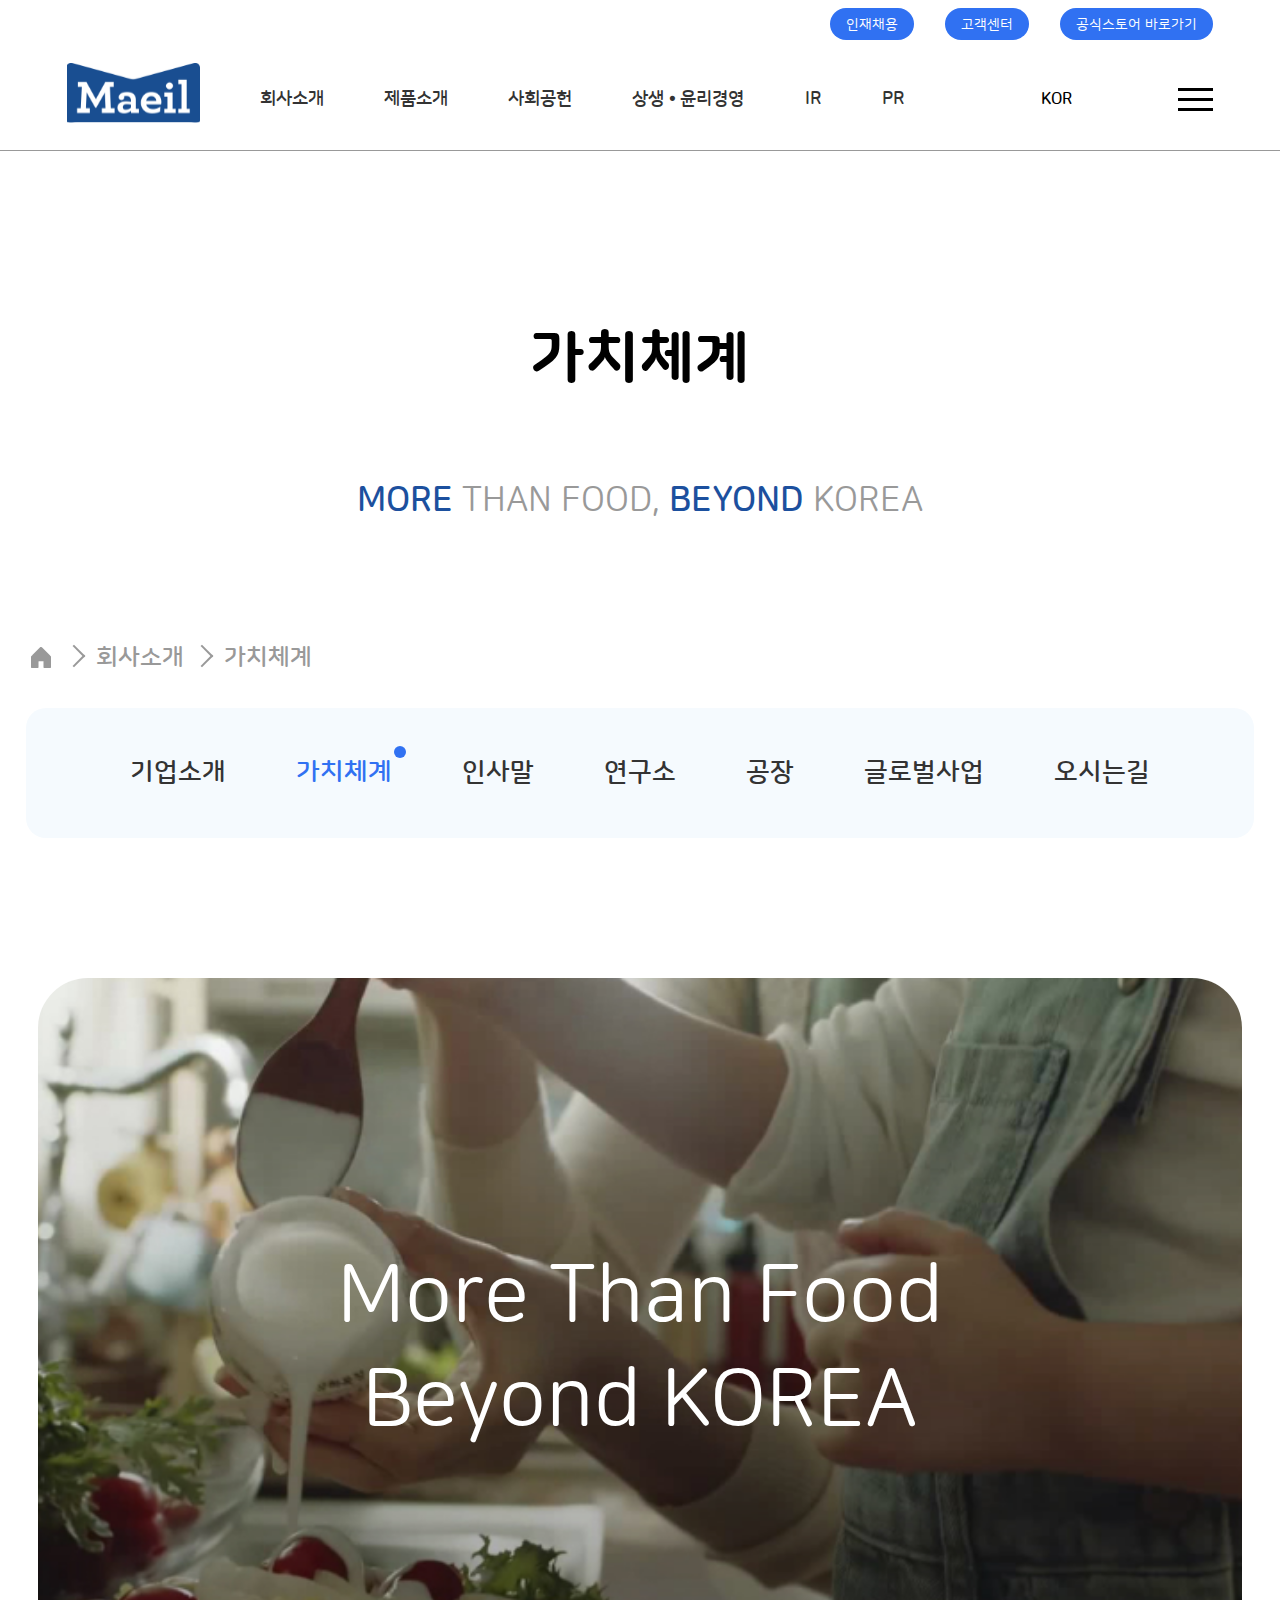
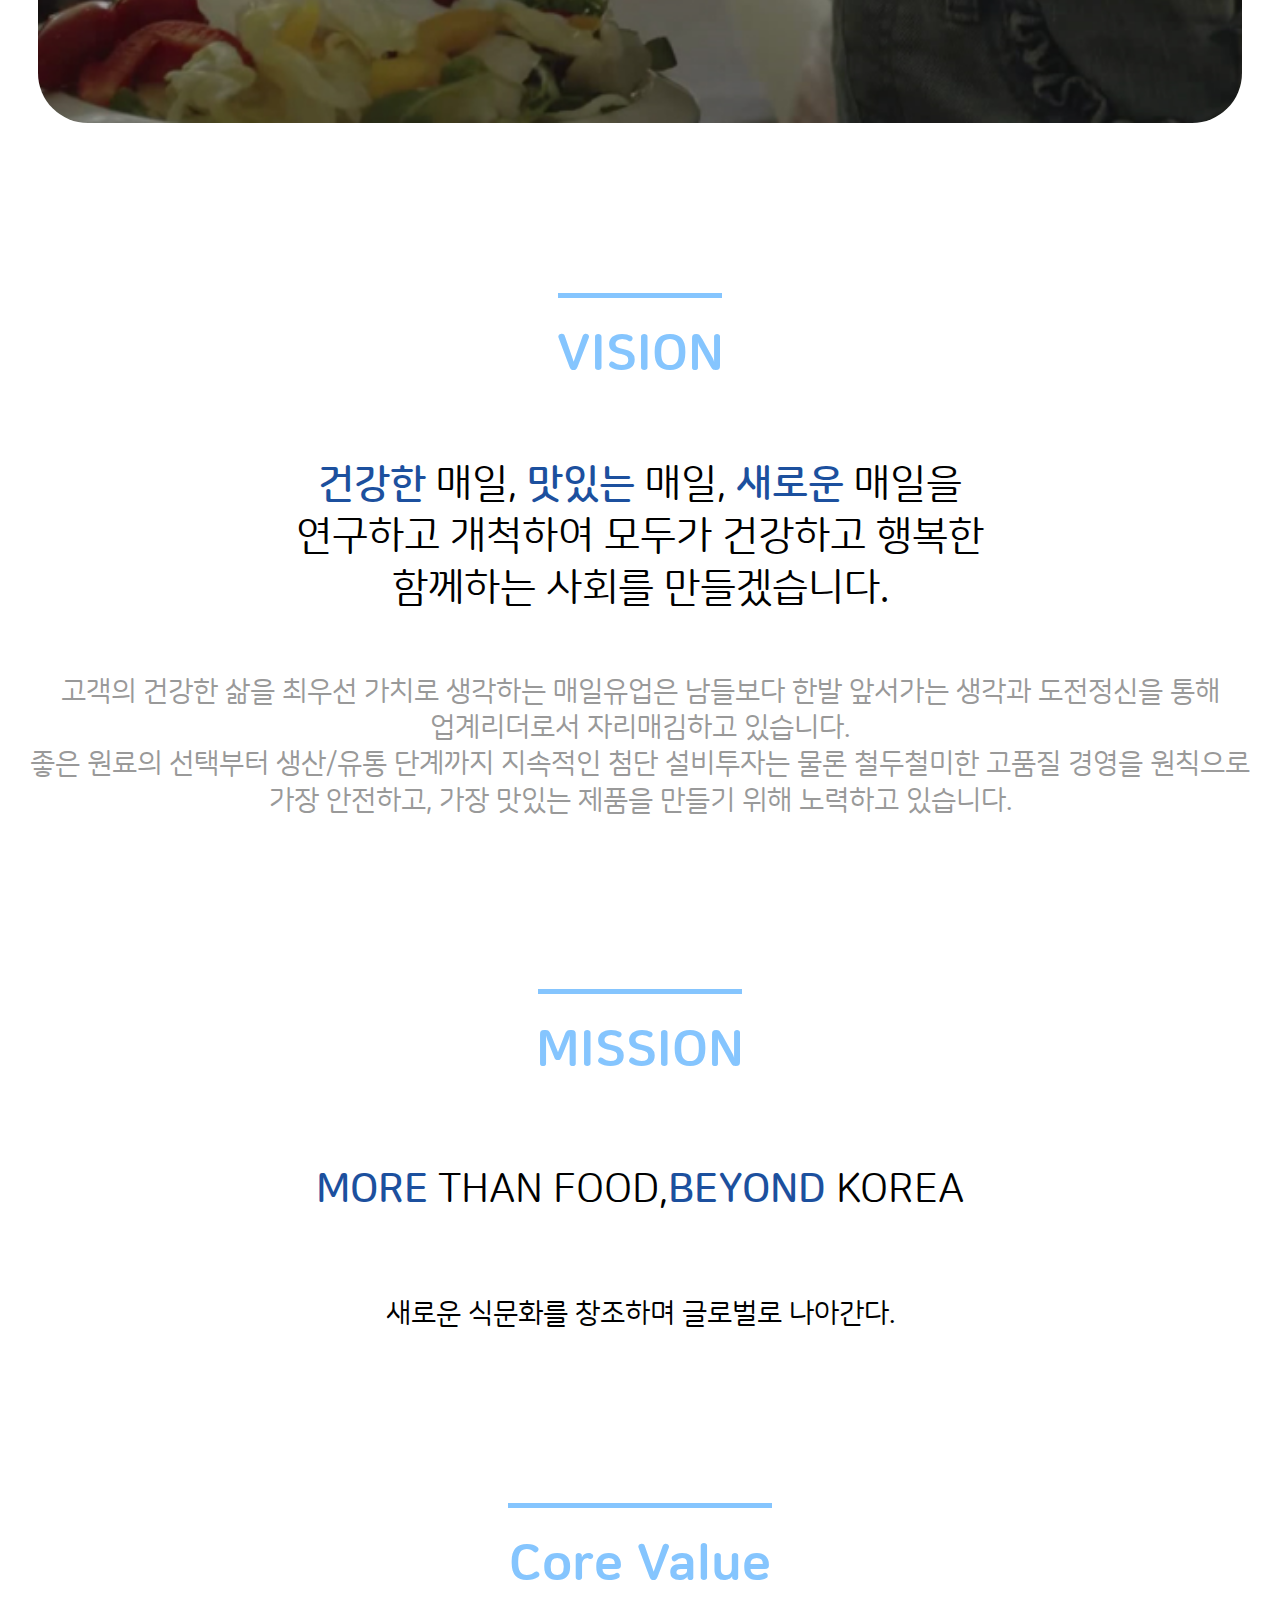
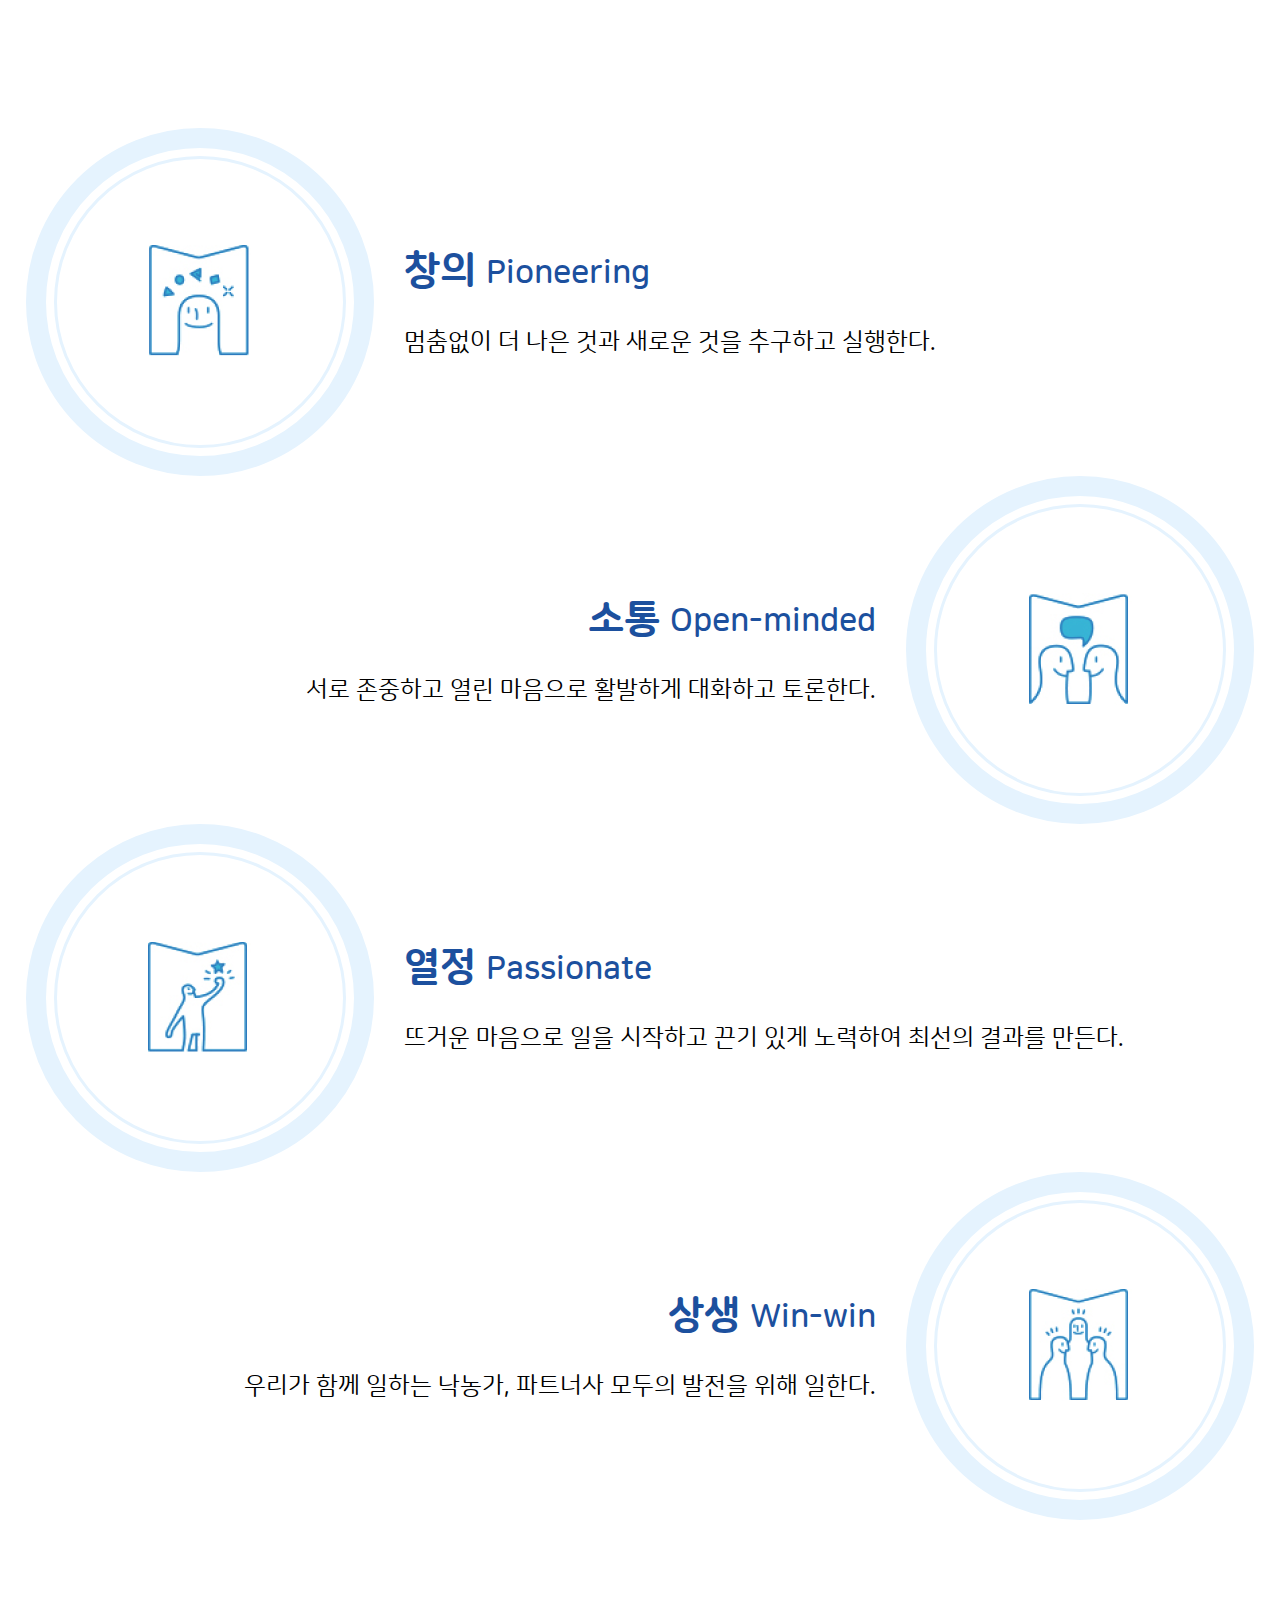
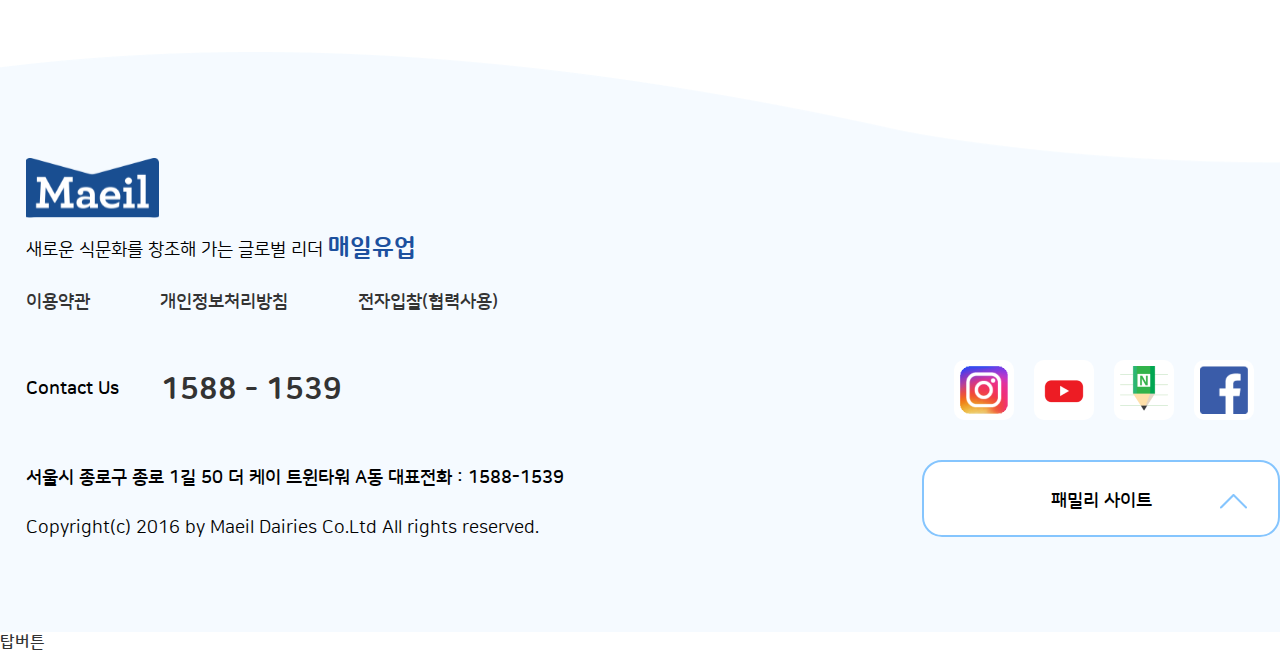
<file: sub/sub01.html>
<!DOCTYPE html>
<html lang="ko">

<head>
  <meta charset="UTF-8">
  <meta name="viewport" content="width=device-width, initial-scale=1.0">
  <title>회사소개 | 매일유업</title>

  <!-- favicon -->
  <link rel="shortcut icon" href="../img/common/favicon.png" type="image/x-icon">

  <!-- font -->
  <link rel="stylesheet" href="../css/font.css">

  <!-- css -->
  <link rel="stylesheet" href="../css/reset.css">
  <link rel="stylesheet" href="../css/swiper-bundle.min.css">
  <link rel="stylesheet" href="https://unpkg.com/aos@next/dist/aos.css">
  <link rel="stylesheet" href="../css/common.css">
  <link rel="stylesheet" href="../css/sub_common.css">
  <link rel="stylesheet" href="../css/sub.css">

  <!-- js -->
  <script src="../js/jquery-3.7.1.min.js"></script>
  <script src="../js/swiper-bundle.min.js"></script>
  <script src="../js/common.js"></script>


</head>

<body>
  <div id="wrap" class="sub01">
    <header id="header">
      <div class="inner">
        <ul class="header_top">
          <li><a href="#">인재채용</a></li>
          <li><a href="#">고객센터</a></li>
          <li><a href="#">공식스토어 바로가기</a></li>
        </ul>
        <div class="header_main">
          <h1><a href="../index.html"><img src="../img/common/logo.svg" alt="매일유업로고"></a></h1>
          <nav>
            <ul class="gnb">
              <li><a href="#">회사소개</a>
                <ul class="depth2">
                  <li><a href="#">회사소개</a></li>
                  <li><a href="../sub/sub01.html">가치체계</a></li>
                  <li><a href="#">인사말</a></li>
                  <li><a href="#">연구소</a></li>
                  <li><a href="#">공장</a></li>
                  <li><a href="#">글로벌사업</a></li>
                  <li><a href="#">오시는길</a></li>
                </ul>
              </li>
              <li><a href="#">제품소개</a>
                <ul class="depth2">
                  <li><a href="../sub/sub02.html">우유</a></li>
                  <li><a href="#">발효유</a></li>
                  <li><a href="#">치즈</a></li>
                  <li><a href="#">주스</a></li>
                  <li><a href="#">커피 - tea</a></li>
                  <li><a href="#">곡물</a></li>
                  <li><a href="#">유아식</a></li>
                  <li><a href="#">건강식</a></li>
                  <li><a href="#">간편식</a></li>
                  <li><a href="#">아이간식</a></li>
                  <li><a href="#">디저트</a></li>
                  <li><a href="#">유지류/<br>음료베이스</a></li>
                  <li><a href="#">수입상품</a></li>
                  <li><a href="#">수출상품</a></li>
                  <li><a href="#">전체</a></li>
                </ul>
              </li>
              <li><a href="#">사회공헌</a>
                <ul class="depth2">
                  <li><a href="#">사회공헌 소개</a></li>
                  <li><a href="#">나눔활동</a></li>
                  <li><a href="../sub/sub03.html">사회공헌 연혁</a></li>
                  <li><a href="#">나눔소식</a></li>
                </ul>
              </li>
              <li><a href="#">상생 • 윤리경영</a>
                <ul class="depth2">
                  <li><a href="#">상생경영</a></li>
                  <li><a href="../sub/sub04.html">윤리경영</a></li>
                  <li><a href="#">가족친화 경영</a></li>
                  <li><a href="#">매일유업 동반성장</a></li>
                </ul>
              </li>
              <li><a href="#">IR</a>
                <ul class="depth2">
                  <li><a href="../sub/sub05.html">경영정보</a></li>
                  <li><a href="#">재무정보</a></li>
                  <li><a href="#">공시정보</a></li>
                  <li><a href="#">IR 자료실</a></li>
                  <li><a href="#">공고</a></li>
                </ul>
              </li>
              <li><a href="#">PR</a>
                <ul class="depth2">
                  <li><a href="#">공지사항</a></li>
                  <li><a href="#">광고</a></li>
                </ul>
              </li>
            </ul>
          </nav>
          <div class="lang">KOR
            <p>ENG</p>
          </div>
          <button class="ham_menu"></button>
        </div>
      </div>
      <div class="ham_bg"></div>
      <div class="ham_con">
        <div class="h_top">
          <h2><img src="../img/common/logo.svg" alt="매일유업 로고"></h2>
          <div class="ham_close"></div>
        </div>

        <div class="ham_list">
          <nav>
            <ul class="mgnb">
              <li><a href="#">회사소개</a>
                <ul class="mdepth2">
                  <li><a href="#">기업소개</a></li>
                  <li><a href="../sub/sub01.html">가치체계</a></li>
                  <li><a href="#">인사말</a></li>
                  <li><a href="#">연구소</a></li>
                  <li><a href="#">공장</a></li>
                  <li><a href="#">글로벌사업</a></li>
                  <li><a href="#">오시는길</a></li>
                </ul>
              </li>
              <li><a href="#">제품소개</a>
                <ul class="mdepth2">
                  <li><a href="../sub/sub02.html">우유</a></li>
                  <li><a href="#">발효유</a></li>
                  <li><a href="#">치즈</a></li>
                  <li><a href="#">주스</a></li>
                  <li><a href="#">커피 - tea</a></li>
                  <li><a href="#">곡물</a></li>
                  <li><a href="#">유아식</a></li>
                  <li><a href="#">건강식</a></li>
                  <li><a href="#">간편식</a></li>
                  <li><a href="#">아이간식</a></li>
                  <li><a href="#">디저트</a></li>
                  <li><a href="#">유지류/<br>음료베이스</a></li>
                  <li><a href="#">수입상품</a></li>
                  <li><a href="#">수출상품</a></li>
                  <li><a href="#">전체</a></li>
                </ul>
              </li>
              <li><a href="#">사회공헌</a>
                <ul class="mdepth2">
                  <li><a href="#">사회공헌 소개</a></li>
                  <li><a href="#">나눔활동</a></li>
                  <li><a href="../sub/sub03.html">사회공헌 연혁</a></li>
                  <li><a href="#">나눔소식</a></li>
                </ul>
              </li>
              <li><a href="#">상생 • 윤리경영</a>
                <ul class="mdepth2">
                  <li><a href="#">상생경영</a></li>
                  <li><a href="../sub/sub04.html">윤리경영</a></li>
                  <li><a href="#">가족친화 경영</a></li>
                  <li><a href="#">매일유업 동반성장</a></li>
                </ul>
              </li>
              <li><a href="#">IR</a>
                <ul class="mdepth2">
                  <li><a href="../sub/sub05.html">경영정보</a></li>
                  <li><a href="#">재무정보</a></li>
                  <li><a href="#">공시정보</a></li>
                  <li><a href="#">IR 자료실</a></li>
                  <li><a href="#">공고</a></li>
                </ul>
              </li>
              <li><a href="#">PR</a>
                <ul class="mdepth2">
                  <li><a href="#">공지사항</a></li>
                  <li><a href="#">광고</a></li>
                </ul>
              </li>
            </ul>
          </nav>
        </div>
      </div>
    </header>
    <main id="sub_main">
      <!-- sub_banner -->
      <section id="sub_banner">
        <div class="inner">
          <h2>가치체계</h2>
          <p><span>MORE</span> THAN FOOD, <span>BEYOND</span> KOREA</p>
          <ul class="chapter">
            <li><a href="../index.html"><img src="../img/sub/icon_home.png" alt="홈화면"></a></li>
            <li><a href="#">회사소개</a></li>
            <li><a href="sub01.html">가치체계</a></li>
          </ul>
          <ol class="sub_menu">
            <li><a href="#">기업소개</a></li>
            <li class="on"><a href="#">가치체계</a></li>
            <li><a href="#">인사말</a></li>
            <li><a href="#">연구소</a></li>
            <li><a href="#">공장</a></li>
            <li><a href="#">글로벌사업</a></li>
            <li><a href="#">오시는길</a></li>
          </ol>
          <div class="sub_menu_m">
            <ul class="sub_m_left">
              <li>회사소개</li>
              <li class="btn_on"><button>리스트보기</button></li>
            </ul>
            <div class="sub_m_list">
              <h4>가치체계</h4>
              <ul>
                <li>
                  <a href="#">기업소개</a>
                </li>
                <li class="on">
                  <a href="">가치체계</a>
                </li>
                <li>
                  <a href="#">인사말</a>
                </li>
                <li>
                  <a href="#">연구소</a>
                </li>
                <li>
                  <a href="#">공장</a>
                </li>
                <li>
                  <a href="#">글로벌사업</a>
                </li>
                <li>
                  <a href="#">오시는길</a>
                </li>
              </ul>
            </div>
          </div>
        </div>
      </section>
      <!-- //sub_banner -->

      <!-- visual -->
      <section id="visual">
        <div class="inner">
          <h2>More Than Food<br>
            Beyond KOREA</h2>
        </div>
      </section>
      <!-- //visual -->

      <!-- vision -->
      <section id="vision">
        <div class="inner">
          <h3>VISION</h3>
          <strong><em>건강한 </em>매일, <em>맛있는</em> 매일, <em>새로운</em> 매일을<br>
            연구하고 개척하여 모두가 건강하고 행복한<br>
            함께하는 사회를 만들겠습니다.</strong>
          <small>고객의 건강한 삶을 최우선 가치로 생각하는 매일유업은 남들보다 한발 앞서가는 생각과 도전정신을 통해 업계리더로서
            자리매김하고 있습니다.<br>
            좋은 원료의 선택부터 생산/유통 단계까지 지속적인 첨단 설비투자는 물론 철두철미한 고품질 경영을 원칙으로 가장 안전하고,
            가장 맛있는 제품을 만들기 위해 노력하고 있습니다.</small>
        </div>

      </section>
      <!-- //vision -->

      <!-- mission -->
      <section id="mission">
        <div class="inner">
          <h3>MISSION</h3>
          <strong><em>MORE</em> THAN FOOD,<em>BEYOND</em> KOREA</strong>
          <small>새로운 식문화를 창조하며 글로벌로 나아간다.</small>
        </div>
      </section>
      <!-- //mission -->

      <!-- value -->
      <section id="value">
        <div class="inner">
          <h3>Core Value</h3>
          <div class="value_wrap">
            <div class="value_box">
              <div class="value_img">
                <!-- <div class="round"></div> -->
              </div>
              <dl class="value_txt01">
                <dt>창의 <span>Pioneering</span></dt>
                <dd>멈춤없이 더 나은 것과 새로운 것을 추구하고 실행한다.</dd>
              </dl>
            </div>
            <div class="value_box">
              <dl class="value_txt02">
                <dt>소통 <span>Open-minded</span></dt>
                <dd>서로 존중하고 열린 마음으로 활발하게<br>
                  대화하고 토론한다.</dd>
              </dl>
              <div class="value_img">
                <div class="round"></div>
              </div>
            </div>
            <div class="value_box">
              <div class="value_img">
                <div class="round"></div>
              </div>
              <dl class="value_txt03">
                <dt>열정 <span>Passionate</span></dt>
                <dd>뜨거운 마음으로 일을 시작하고 끈기 있게 노력하여 <br>최선의 결과를 만든다.</dd>
              </dl>
            </div>
            <div class="value_box">
              <dl class="value_txt04">
                <dt>상생 <span>Win-win</span></dt>
                <dd>우리가 함께 일하는 낙농가, <br>파트너사 모두의 발전을 위해 일한다.</dd>
              </dl>
              <div class="value_img">
                <div class="round"></div>
              </div>
            </div>
          </div>
        </div>
      </section>
      <!-- //value -->

    </main>
    <footer id="footer">
      <div class="footer_bg"></div>
      <div class="inner">
        <h2><img src="../img/common/logo.svg" alt="매일유업로고"></h2>
        <p>새로운 식문화를 창조해 가는 글로벌 리더 <span> 매일유업</span></p>
        <ol class="footer_link">
          <li><a href="#">이용약관</a></li>
          <li><a href="#">개인정보처리방침</a></li>
          <li><a href="#">전자입찰(협력사용)</a></li>
        </ol>
        <div class="footer_con">
          <ul class="footer_tel">
            <li>Contact Us</li>
            <li><a href="tel:1588-1539">1588 - 1539</a></li>
          </ul>
          <ul class="footer_sns">
            <li><a href="#"><img src="../img/main/sns01_insta.png" alt="인스타그램"></a></li>
            <li><a href="#"><img src="../img/main/sns02_youtube.png" alt="유튜브"></a></li>
            <li><a href="#"><img src="../img/main/sns03_naver.png" alt="네이버포스트"></a></li>
            <li><a href="#"><img src="../img/main/sns04_facebook.png" alt="페이스북"></a></li>
          </ul>
        </div>
        <address>서울시 종로구 종로 1길 50 더 케이 트윈타워 A동 대표전화 : 1588-1539</address>
        <div class="copy">Copyright(c) 2016 by Maeil Dairies Co.Ltd All rights reserved.</div>

        <div class="family">
          <div class="family_click">
            <h3>패밀리 사이트</h3>
          </div>
          <ul class="family_list">
            <li><a href="#">매일홀딩스</a></li>
            <li><a href="#">매일헬스뉴트리션</a></li>
            <li><a href="#">제로투세븐</a></li>
            <li><a href="#">상하농원</a></li>
            <li><a href="#">엠즈씨드(폴바셋)</a></li>
            <li><a href="#">크리스탈제이드</a></li>
            <li><a href="#">엠즈씨드(더 키친 일뽀르노)</a></li>
            <li><a href="#">엠즈베버리지</a></li>
            <li><a href="#">엠즈푸드시스템</a></li>
            <li><a href="#">엠즈파트너스</a></li>
            <li><a href="#">레뱅드메일</a></li>
            <li><a href="#">엠디웰</a></li>
            <li><a href="#">매일오더</a></li>
            <li><a href="#">엠즈베이커스</a></li>
          </ul>
        </div>
      </div>
    </footer>

    <div class="go_top"><a href="#">탑버튼</a></div>

    <script src="https://unpkg.com/aos@next/dist/aos.js"></script>
    <script>
      document.addEventListener('DOMContentLoaded', function () {
        AOS.init({
          duration: 1000,
          once: true
        });
      });
    </script>
  </div>

</body>

</html>
</file>
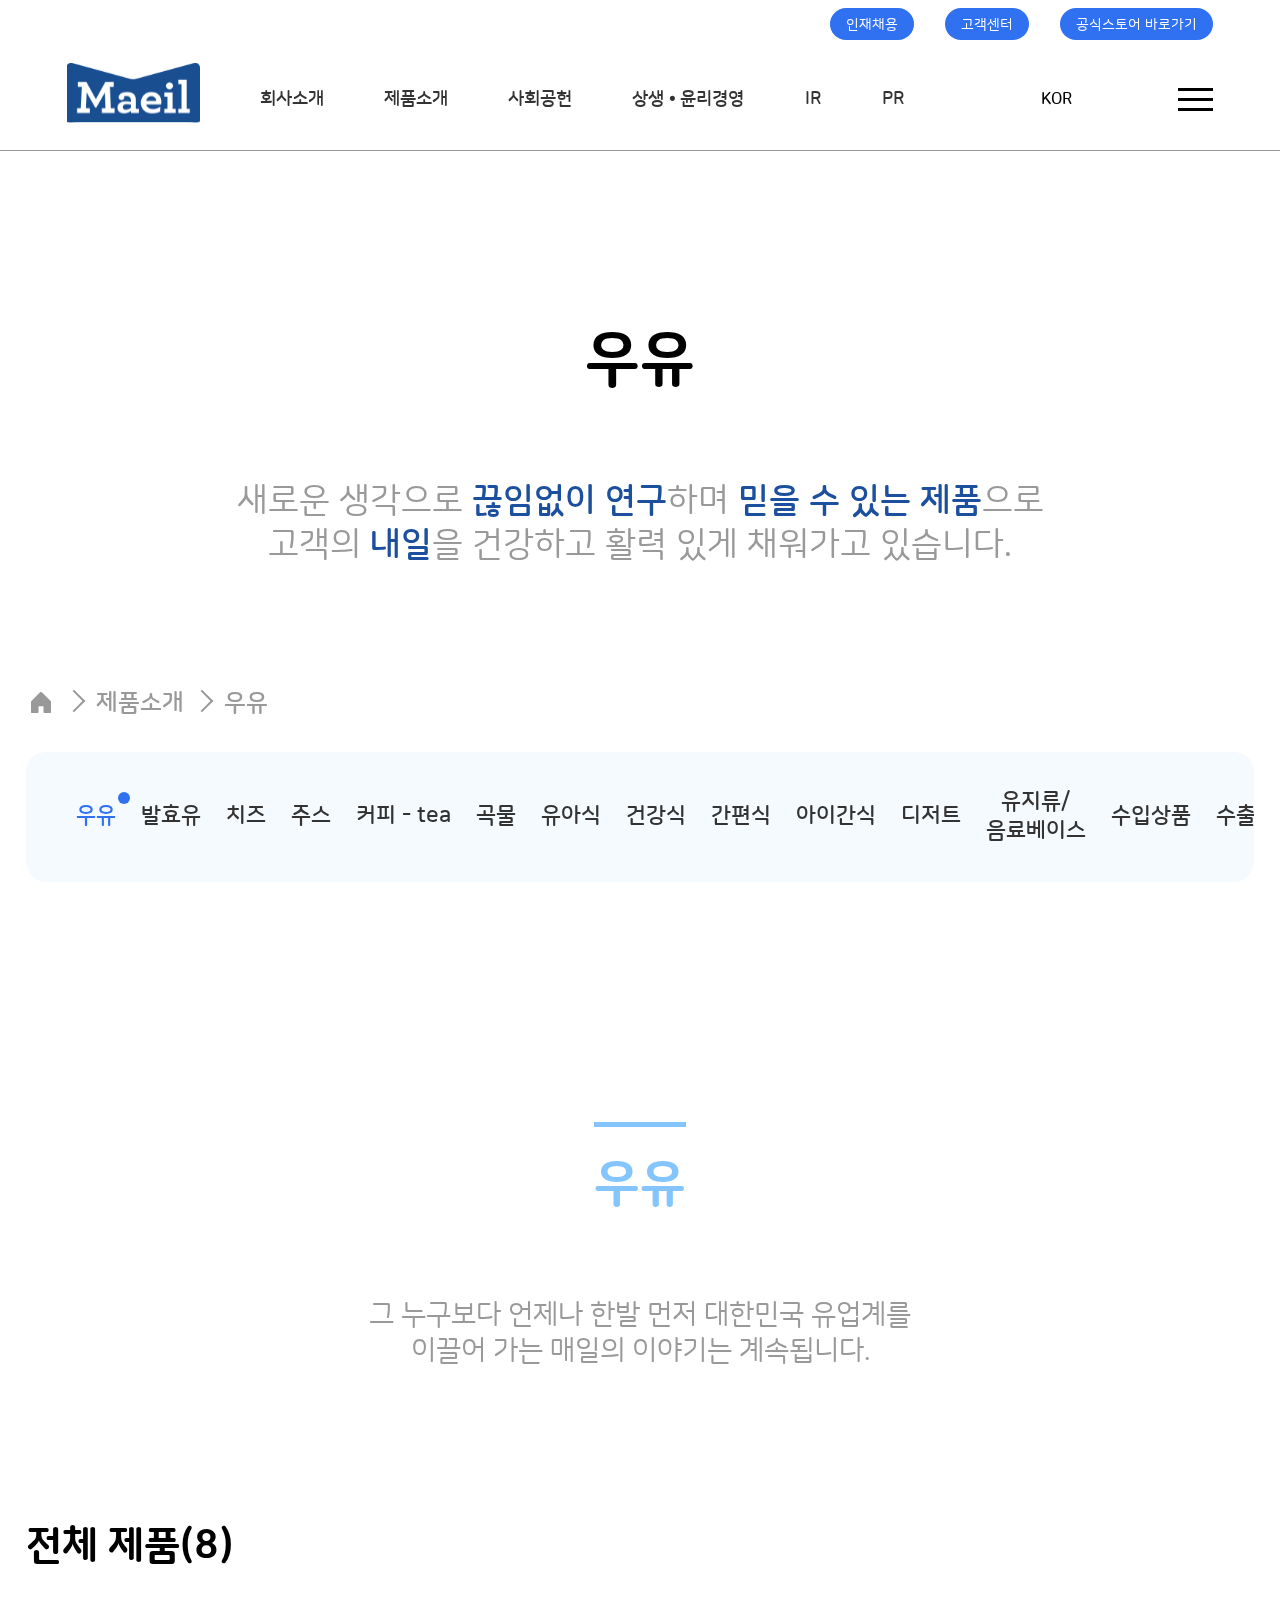
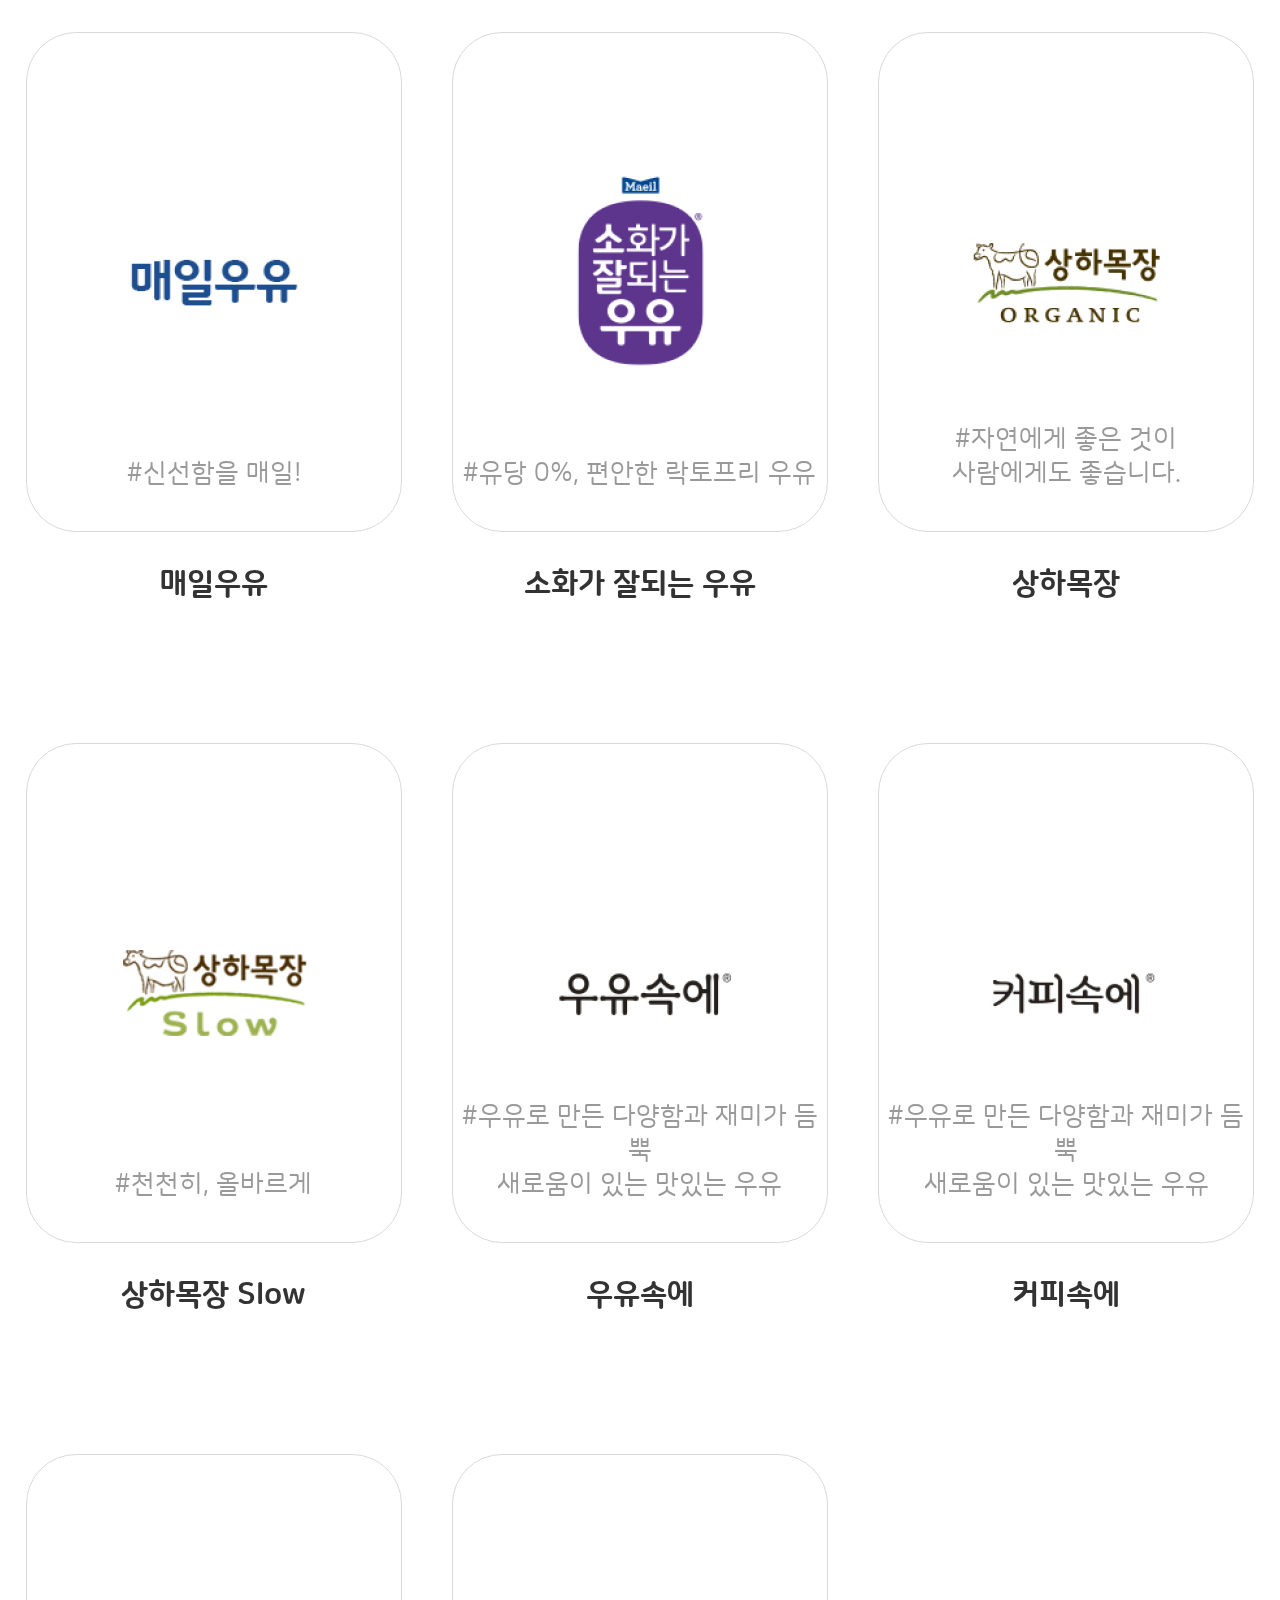
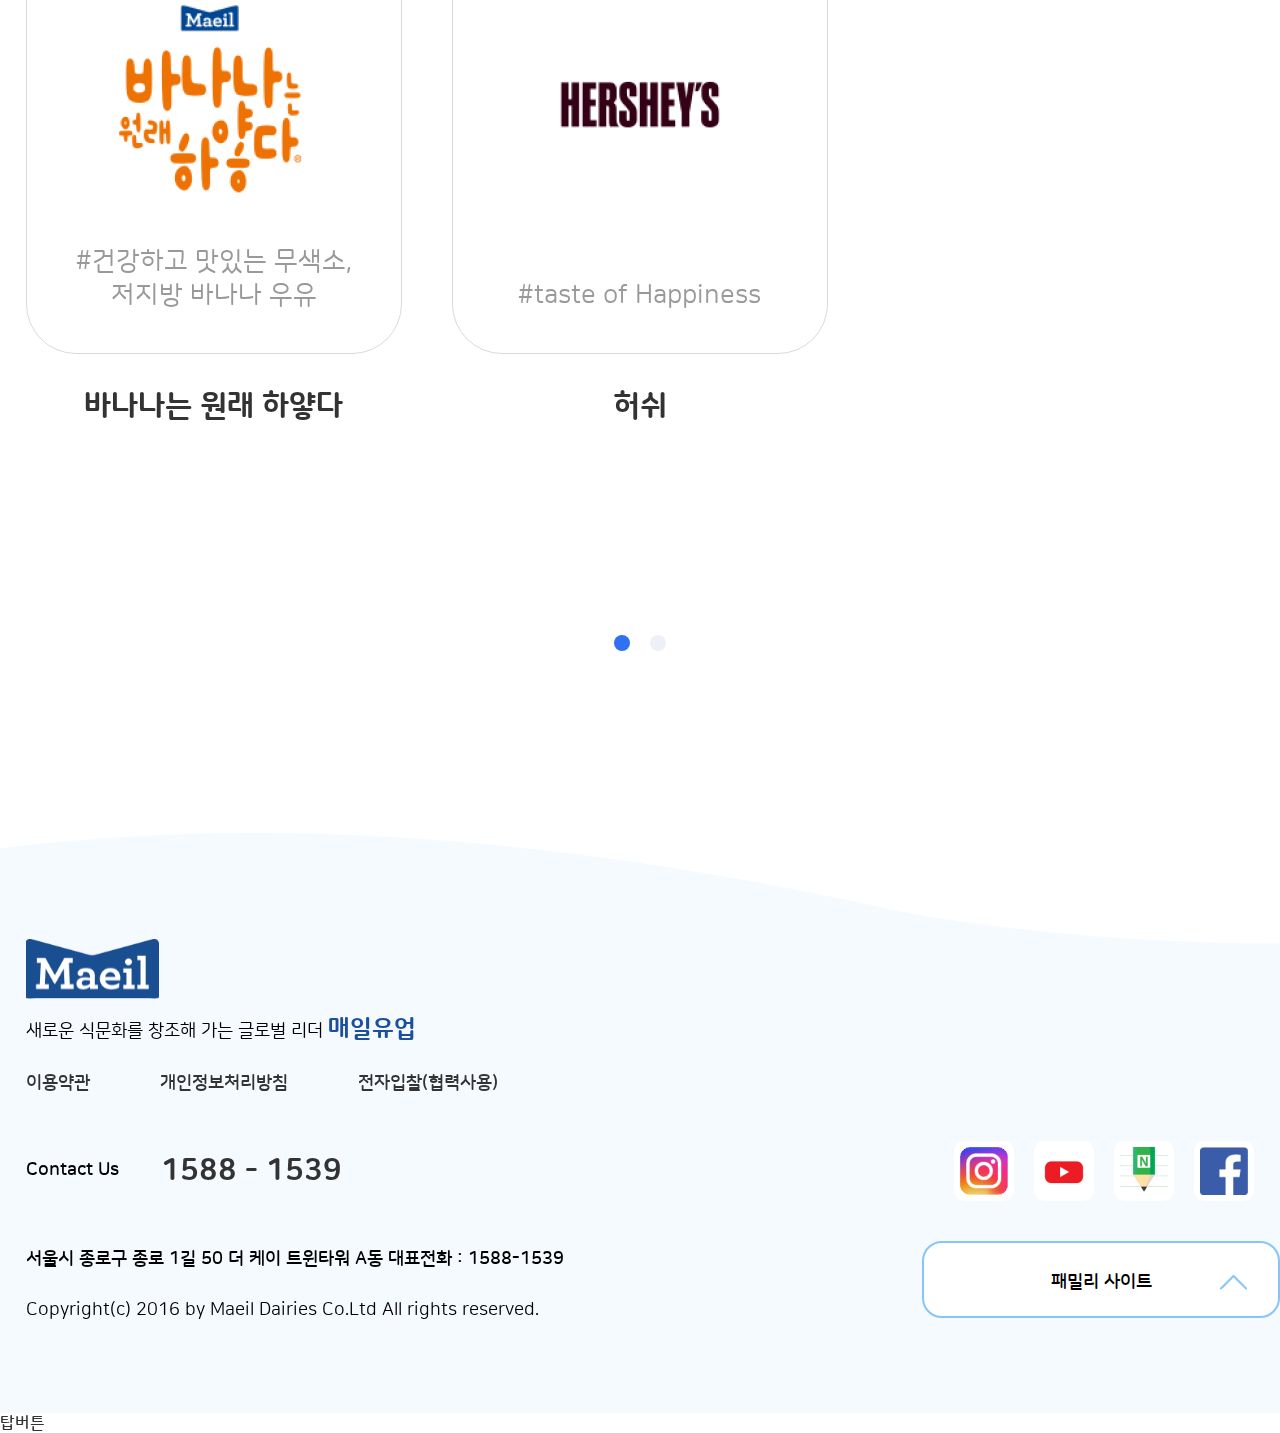
<file: sub/sub02.html>
<!DOCTYPE html>
<html lang="ko">


<head>
  <meta charset="UTF-8">
  <meta name="viewport" content="width=device-width, initial-scale=1.0">
  <title>제품소개 | 매일유업</title>

  <!-- favicon -->
  <link rel="shortcut icon" href="../img/common/favicon.png" type="image/x-icon">

  <!-- font -->
  <link rel="stylesheet" href="../css/font.css">

  <!-- css -->
  <link rel="stylesheet" href="../css/reset.css">
  <link rel="stylesheet" href="../css/swiper-bundle.min.css">
  <link rel="stylesheet" href="../css/common.css">
  <link rel="stylesheet" href="../css/sub_common.css">
  <link rel="stylesheet" href="../css/sub.css">

  <!-- js -->
  <script src="../js/jquery-3.7.1.min.js"></script>
  <script src="../js/swiper-bundle.min.js"></script>
  <script src="../js/common.js"></script>

</head>

<body>

  <div id="wrap" class="sub02">
    <header id="header">
      <div class="inner">
        <ul class="header_top">
          <li><a href="#">인재채용</a></li>
          <li><a href="#">고객센터</a></li>
          <li><a href="#">공식스토어 바로가기</a></li>
        </ul>
        <div class="header_main">
          <h1><a href="../index.html"><img src="../img/common/logo.svg" alt="매일유업로고"></a></h1>
          <nav>
            <ul class="gnb">
              <li><a href="#">회사소개</a>
                <ul class="depth2">
                  <li><a href="#">회사소개</a></li>
                  <li><a href="../sub/sub01.html">가치체계</a></li>
                  <li><a href="#">인사말</a></li>
                  <li><a href="#">연구소</a></li>
                  <li><a href="#">공장</a></li>
                  <li><a href="#">글로벌사업</a></li>
                  <li><a href="#">오시는길</a></li>
                </ul>
              </li>
              <li><a href="#">제품소개</a>
                <ul class="depth2">
                  <li><a href="../sub/sub02.html">우유</a></li>
                  <li><a href="#">발효유</a></li>
                  <li><a href="#">치즈</a></li>
                  <li><a href="#">주스</a></li>
                  <li><a href="#">커피 - tea</a></li>
                  <li><a href="#">곡물</a></li>
                  <li><a href="#">유아식</a></li>
                  <li><a href="#">건강식</a></li>
                  <li><a href="#">간편식</a></li>
                  <li><a href="#">아이간식</a></li>
                  <li><a href="#">디저트</a></li>
                  <li><a href="#">유지류/<br>음료베이스</a></li>
                  <li><a href="#">수입상품</a></li>
                  <li><a href="#">수출상품</a></li>
                  <li><a href="#">전체</a></li>
                </ul>
              </li>
              <li><a href="#">사회공헌</a>
                <ul class="depth2">
                  <li><a href="#">사회공헌 소개</a></li>
                  <li><a href="#">나눔활동</a></li>
                  <li><a href="../sub/sub03.html">사회공헌 연혁</a></li>
                  <li><a href="#">나눔소식</a></li>
                </ul>
              </li>
              <li><a href="#">상생 • 윤리경영</a>
                <ul class="depth2">
                  <li><a href="#">상생경영</a></li>
                  <li><a href="../sub/sub04.html">윤리경영</a></li>
                  <li><a href="#">가족친화 경영</a></li>
                  <li><a href="#">매일유업 동반성장</a></li>
                </ul>
              </li>
              <li><a href="#">IR</a>
                <ul class="depth2">
                  <li><a href="../sub/sub05.html">경영정보</a></li>
                  <li><a href="#">재무정보</a></li>
                  <li><a href="#">공시정보</a></li>
                  <li><a href="#">IR 자료실</a></li>
                  <li><a href="#">공고</a></li>
                </ul>
              </li>
              <li><a href="#">PR</a>
                <ul class="depth2">
                  <li><a href="#">공지사항</a></li>
                  <li><a href="#">광고</a></li>
                </ul>
              </li>
            </ul>
          </nav>
          <div class="lang">KOR
            <p>ENG</p>
          </div>
          <button class="ham_menu"></button>
        </div>
      </div>
      <div class="ham_bg"></div>
      <div class="ham_con">
        <div class="h_top">
          <h2><img src="../img/common/logo.svg" alt="매일유업 로고"></h2>
          <div class="ham_close"></div>
        </div>

        <div class="ham_list">
          <nav>
            <ul class="mgnb">
              <li><a href="#">회사소개</a>
                <ul class="mdepth2">
                  <li><a href="#">기업소개</a></li>
                  <li><a href="../sub/sub01.html">가치체계</a></li>
                  <li><a href="#">인사말</a></li>
                  <li><a href="#">연구소</a></li>
                  <li><a href="#">공장</a></li>
                  <li><a href="#">글로벌사업</a></li>
                  <li><a href="#">오시는길</a></li>
                </ul>
              </li>
              <li><a href="#">제품소개</a>
                <ul class="mdepth2">
                  <li><a href="../sub/sub02.html">우유</a></li>
                  <li><a href="#">발효유</a></li>
                  <li><a href="#">치즈</a></li>
                  <li><a href="#">주스</a></li>
                  <li><a href="#">커피 - tea</a></li>
                  <li><a href="#">곡물</a></li>
                  <li><a href="#">유아식</a></li>
                  <li><a href="#">건강식</a></li>
                  <li><a href="#">간편식</a></li>
                  <li><a href="#">아이간식</a></li>
                  <li><a href="#">디저트</a></li>
                  <li><a href="#">유지류/<br>음료베이스</a></li>
                  <li><a href="#">수입상품</a></li>
                  <li><a href="#">수출상품</a></li>
                  <li><a href="#">전체</a></li>
                </ul>
              </li>
              <li><a href="#">사회공헌</a>
                <ul class="mdepth2">
                  <li><a href="#">사회공헌 소개</a></li>
                  <li><a href="#">나눔활동</a></li>
                  <li><a href="../sub/sub03.html">사회공헌 연혁</a></li>
                  <li><a href="#">나눔소식</a></li>
                </ul>
              </li>
              <li><a href="#">상생 • 윤리경영</a>
                <ul class="mdepth2">
                  <li><a href="#">상생경영</a></li>
                  <li><a href="../sub/sub04.html">윤리경영</a></li>
                  <li><a href="#">가족친화 경영</a></li>
                  <li><a href="#">매일유업 동반성장</a></li>
                </ul>
              </li>
              <li><a href="#">IR</a>
                <ul class="mdepth2">
                  <li><a href="../sub/sub05.html">경영정보</a></li>
                  <li><a href="#">재무정보</a></li>
                  <li><a href="#">공시정보</a></li>
                  <li><a href="#">IR 자료실</a></li>
                  <li><a href="#">공고</a></li>
                </ul>
              </li>
              <li><a href="#">PR</a>
                <ul class="mdepth2">
                  <li><a href="#">공지사항</a></li>
                  <li><a href="#">광고</a></li>
                </ul>
              </li>
            </ul>
          </nav>
        </div>
      </div>
    </header>

    <main id="sub_main">
      <!-- sub_banner -->
      <section id="sub_banner">
        <div class="inner">
          <h2>우유</h2>
          <p>새로운 생각으로 <span>끊임없이 연구</span>하며 <span>믿을 수 있는 제품</span>으로<br>
            고객의 <span>내일</span>을 건강하고 활력 있게 채워가고 있습니다.</p>
          <ul class="chapter">
            <li><a href="../index.html"><img src="../img/sub/icon_home.png" alt="홈화면"></a></li>
            <li><a href="#">제품소개</a></li>
            <li><a href="sub02.html">우유</a></li>
          </ul>
          <!-- <div class="sub_list"> -->
          <ol class="sub_menu">
            <li class="on"><a href="#">우유</a></li>
            <li><a href="#">발효유</a></li>
            <li><a href="#">치즈</a></li>
            <li><a href="#">주스</a></li>
            <li><a href="#">커피 - tea</a></li>
            <li><a href="#">곡물</a></li>
            <li><a href="#">유아식</a></li>
            <li><a href="#">건강식</a></li>
            <li><a href="#">간편식</a></li>
            <li><a href="#">아이간식</a></li>
            <li><a href="#">디저트</a></li>
            <li><a href="#">유지류/<br>
                음료베이스</a></li>
            <li><a href="#">수입상품</a></li>
            <li><a href="#">수출상품</a></li>
            <li><a href="#">전체</a></li>
          </ol>
          <!-- </div> -->
          <div class="sub_menu_m">
            <ul class="sub_m_left">
              <li>제품소개</li>
              <li class="btn_on"><button>리스트보기</button></li>
            </ul>
            <div class="sub_m_list">
              <h4>우유</h4>
              <ul>
                <li class="on">
                  <a href="#">우유</a>
                </li>
                <li>
                  <a href="#">발효유</a>
                </li>
                <li>
                  <a href="#">치즈</a>
                </li>
                <li>
                  <a href="#">주스</a>
                </li>
                <li>
                  <a href="#">커피 - tea</a>
                </li>
                <li>
                  <a href="#">곡물</a>
                </li>
                <li>
                  <a href="#">유아식</a>
                </li>
                <li>
                  <a href="#">건강식</a>
                </li>
                <li>
                  <a href="#">간편식</a>
                </li>
                <li>
                  <a href="#">아이간식</a>
                </li>
                <li>
                  <a href="#">디저트</a>
                </li>
                <li>
                  <a href="#">유지류/음료베이스</a>
                </li>
                <li>
                  <a href="#">수입상품</a>
                </li>
                <li>
                  <a href="#">수출상품</a>
                </li>
                <li>
                  <a href="#">전체</a>
                </li>
              </ul>
            </div>
          </div>
        </div>
      </section>
      <!-- //sub_banner -->

      <section id="produst_list">
        <div class="inner">
          <h3>우유</h3>
          <small>그 누구보다 언제나 한발 먼저 대한민국 유업계를<br>
            이끌어 가는 매일의 이야기는 계속됩니다.</small>
          <div class="prd_list">
            <h4>전체 제품(8)</h4>
            <ul>
              <li>
                <div class="list_box">
                  <p>#신선함을 매일!</p>
                </div>
                <div class="list_tit">
                  <a href="#">매일우유</a>
                </div>
              </li>
              <li>
                <div class="list_box">
                  <p>#유당 0%, 편안한 락토프리 우유</p>
                </div>
                <div class="list_tit">
                  <a href="#">소화가 잘되는 우유</a>
                </div>
              </li>
              <li>
                <div class="list_box">
                  <p>#자연에게 좋은 것이<br>
                    사람에게도 좋습니다.</p>
                </div>
                <div class="list_tit">
                  <a href="#">상하목장</a>
                </div>
              </li>
              <li>
                <div class="list_box">
                  <p>#천천히, 올바르게</p>
                </div>
                <div class="list_tit">
                  <a href="#">상하목장 Slow</a>
                </div>
              </li>
              <li>
                <div class="list_box">
                  <p>#우유로 만든 다양함과 재미가 듬뿍<br>
                    새로움이 있는 맛있는 우유</p>
                </div>
                <div class="list_tit">
                  <a href="#">우유속에</a>
                </div>
              </li>
              <li>
                <div class="list_box">
                  <p>#우유로 만든 다양함과 재미가 듬뿍<br>
                    새로움이 있는 맛있는 우유</p>
                </div>
                <div class="list_tit">
                  <a href="#">커피속에</a>
                </div>
              </li>
              <li>
                <div class="list_box">
                  <p>#건강하고 맛있는 무색소,<br>
                    저지방 바나나 우유</p>
                </div>
                <div class="list_tit">
                  <a href="#">바나나는 원래 하얗다</a>
                </div>
              </li>
              <li>
                <div class="list_box">
                  <p>#taste of Happiness</p>
                </div>
                <div class="list_tit">
                  <a href="#">허쉬</a>
                </div>
              </li>
            </ul>

            <ol class="paging">
              <li class="on">1</li>
              <li><a href="#">2</a></li>
            </ol>
          </div>
        </div>
      </section>

    </main>

    <footer id="footer">
      <div class="footer_bg"></div>
      <div class="inner">
        <h2><img src="../img/common/logo.svg" alt="매일유업로고"></h2>
        <p>새로운 식문화를 창조해 가는 글로벌 리더 <span> 매일유업</span></p>
        <ol class="footer_link">
          <li><a href="#">이용약관</a></li>
          <li><a href="#">개인정보처리방침</a></li>
          <li><a href="#">전자입찰(협력사용)</a></li>
        </ol>
        <div class="footer_con">
          <ul class="footer_tel">
            <li>Contact Us</li>
            <li><a href="tel:1588-1539">1588 - 1539</a></li>
          </ul>
          <ul class="footer_sns">
            <li><a href="#"><img src="../img/main/sns01_insta.png" alt="인스타그램"></a></li>
            <li><a href="#"><img src="../img/main/sns02_youtube.png" alt="유튜브"></a></li>
            <li><a href="#"><img src="../img/main/sns03_naver.png" alt="네이버포스트"></a></li>
            <li><a href="#"><img src="../img/main/sns04_facebook.png" alt="페이스북"></a></li>
          </ul>
        </div>
        <address>서울시 종로구 종로 1길 50 더 케이 트윈타워 A동 대표전화 : 1588-1539</address>
        <div class="copy">Copyright(c) 2016 by Maeil Dairies Co.Ltd All rights reserved.</div>

        <div class="family">
          <div class="family_click">
            <h3>패밀리 사이트</h3>
          </div>
          <ul class="family_list">
            <li><a href="#">매일홀딩스</a></li>
            <li><a href="#">매일헬스뉴트리션</a></li>
            <li><a href="#">제로투세븐</a></li>
            <li><a href="#">상하농원</a></li>
            <li><a href="#">엠즈씨드(폴바셋)</a></li>
            <li><a href="#">크리스탈제이드</a></li>
            <li><a href="#">엠즈씨드(더 키친 일뽀르노)</a></li>
            <li><a href="#">엠즈베버리지</a></li>
            <li><a href="#">엠즈푸드시스템</a></li>
            <li><a href="#">엠즈파트너스</a></li>
            <li><a href="#">레뱅드메일</a></li>
            <li><a href="#">엠디웰</a></li>
            <li><a href="#">매일오더</a></li>
            <li><a href="#">엠즈베이커스</a></li>
          </ul>
        </div>
      </div>
    </footer>

    <div class="go_top"><a href="#">탑버튼</a></div>


    <script src="https://unpkg.com/aos@next/dist/aos.js"></script>
    <script>
      document.addEventListener('DOMContentLoaded', function () {
        AOS.init({
          duration: 1000,
          once: true
        });
      });
    </script>


  </div>

</body>

</html>
</file>
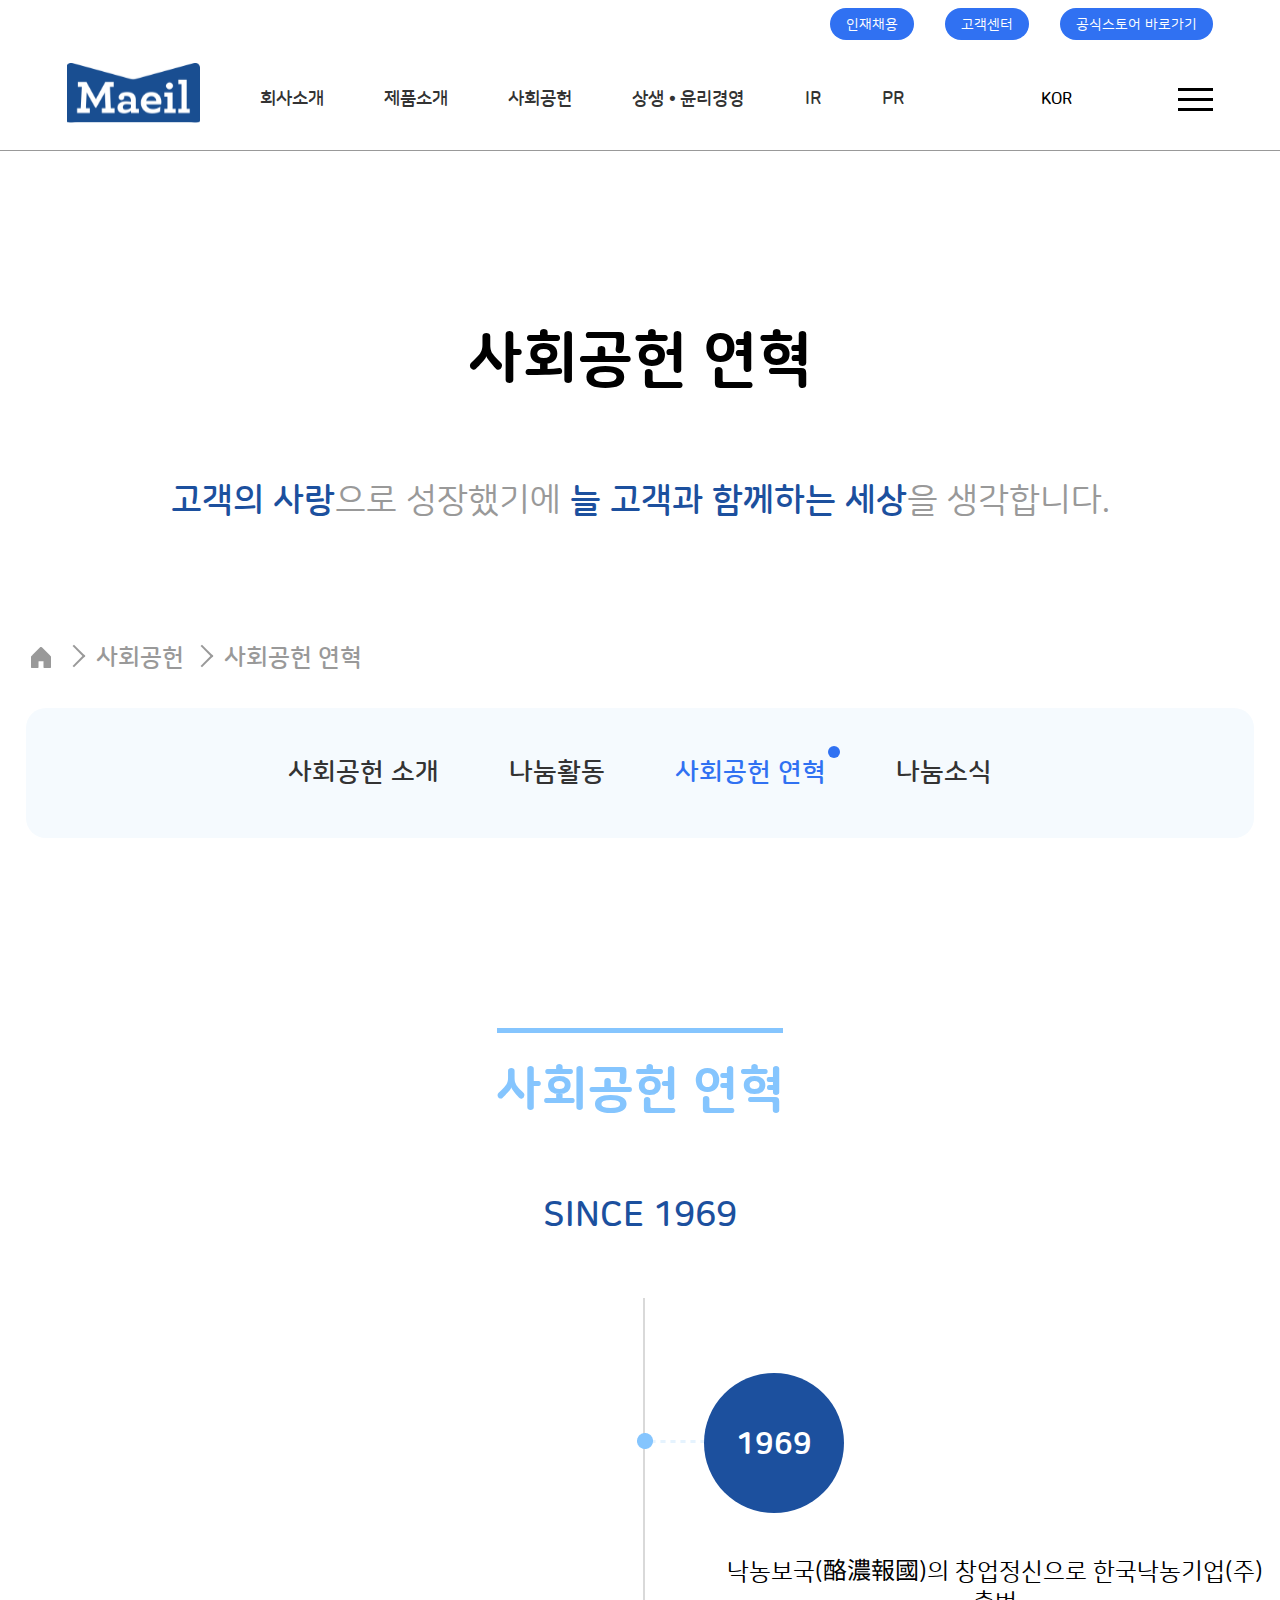
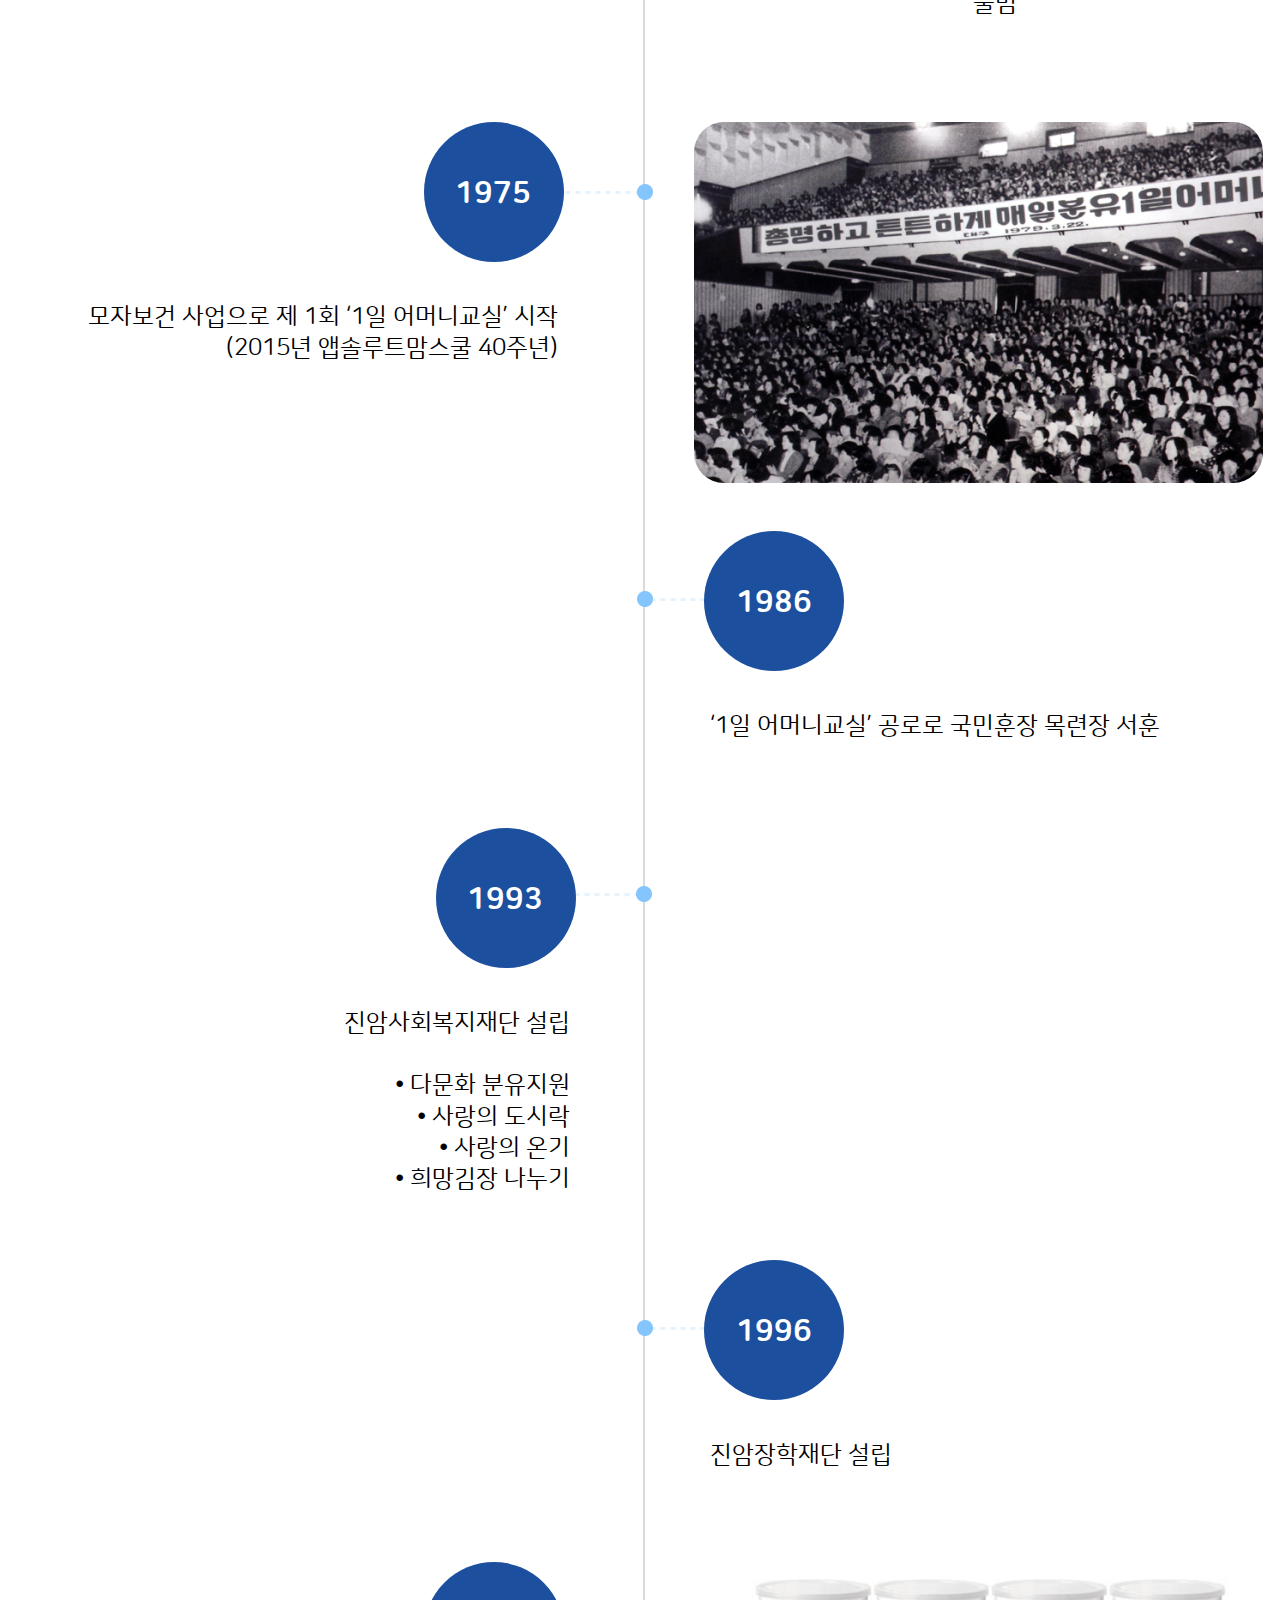
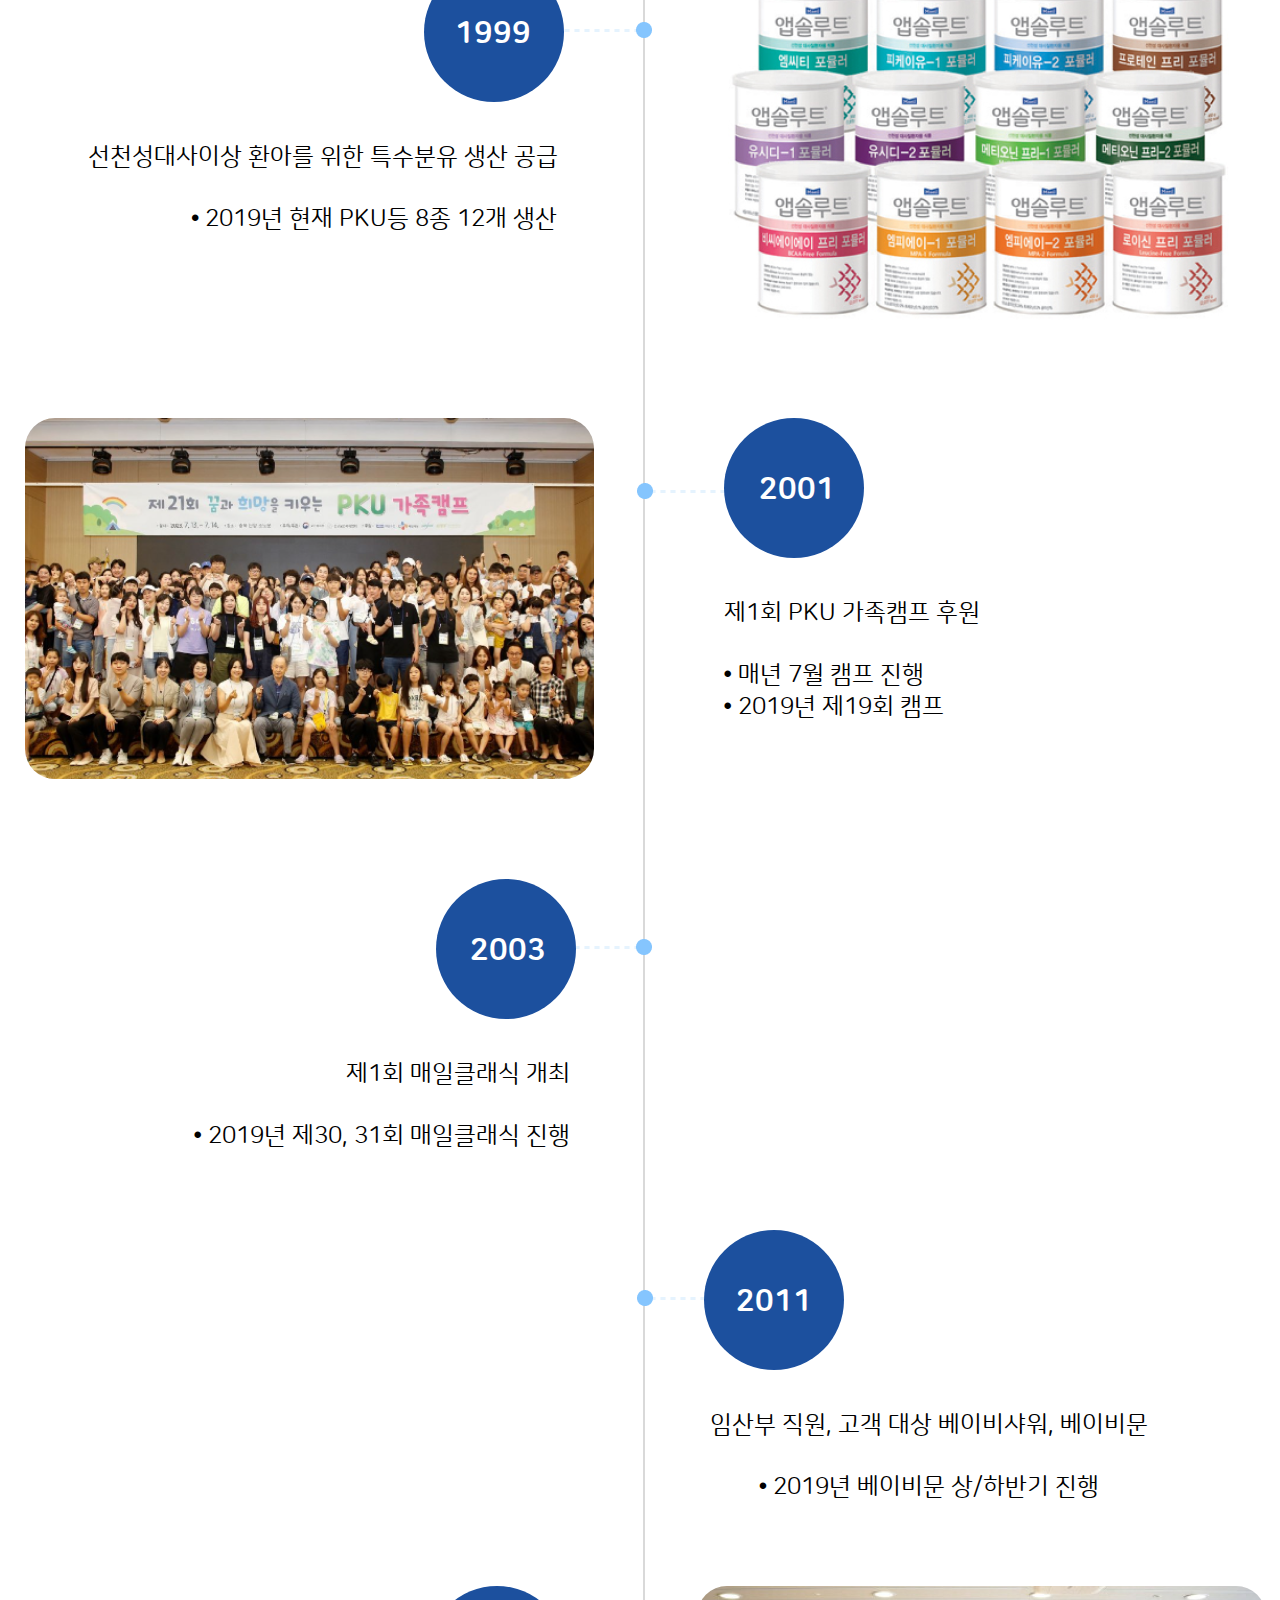
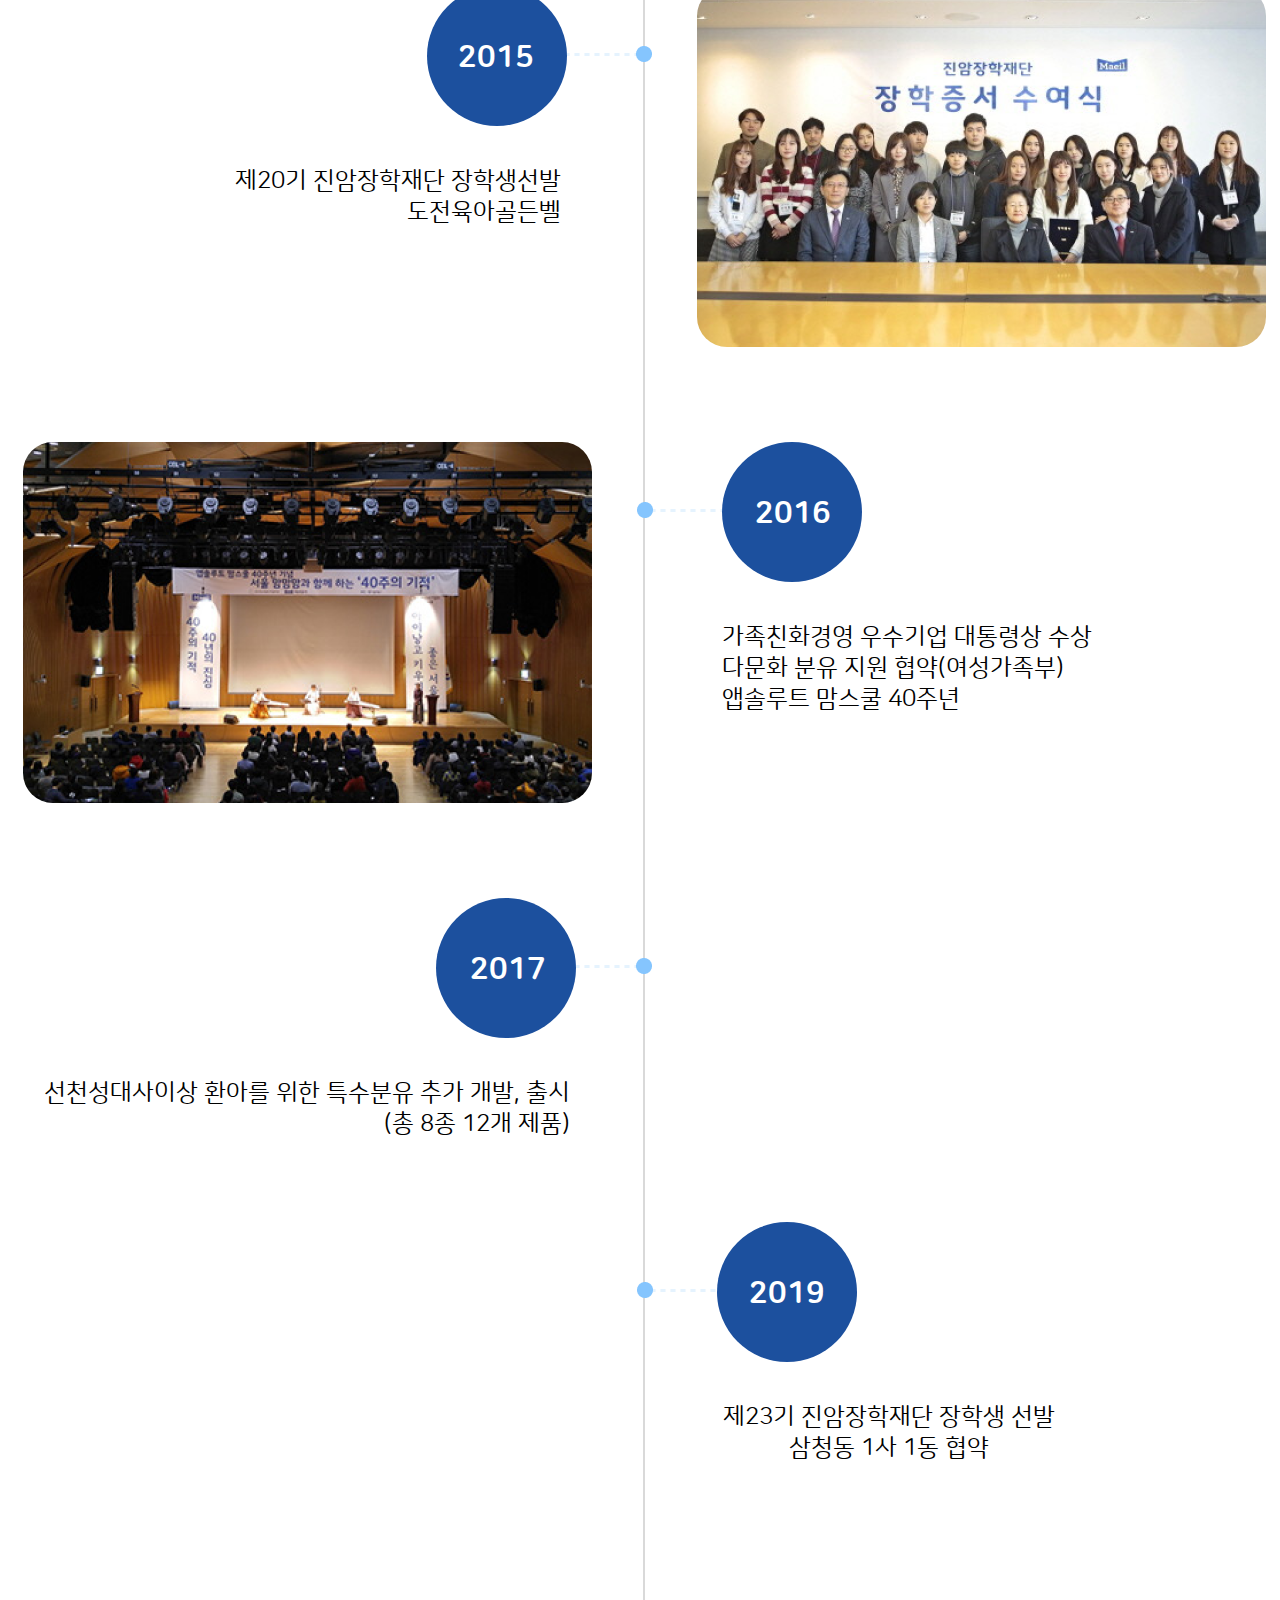
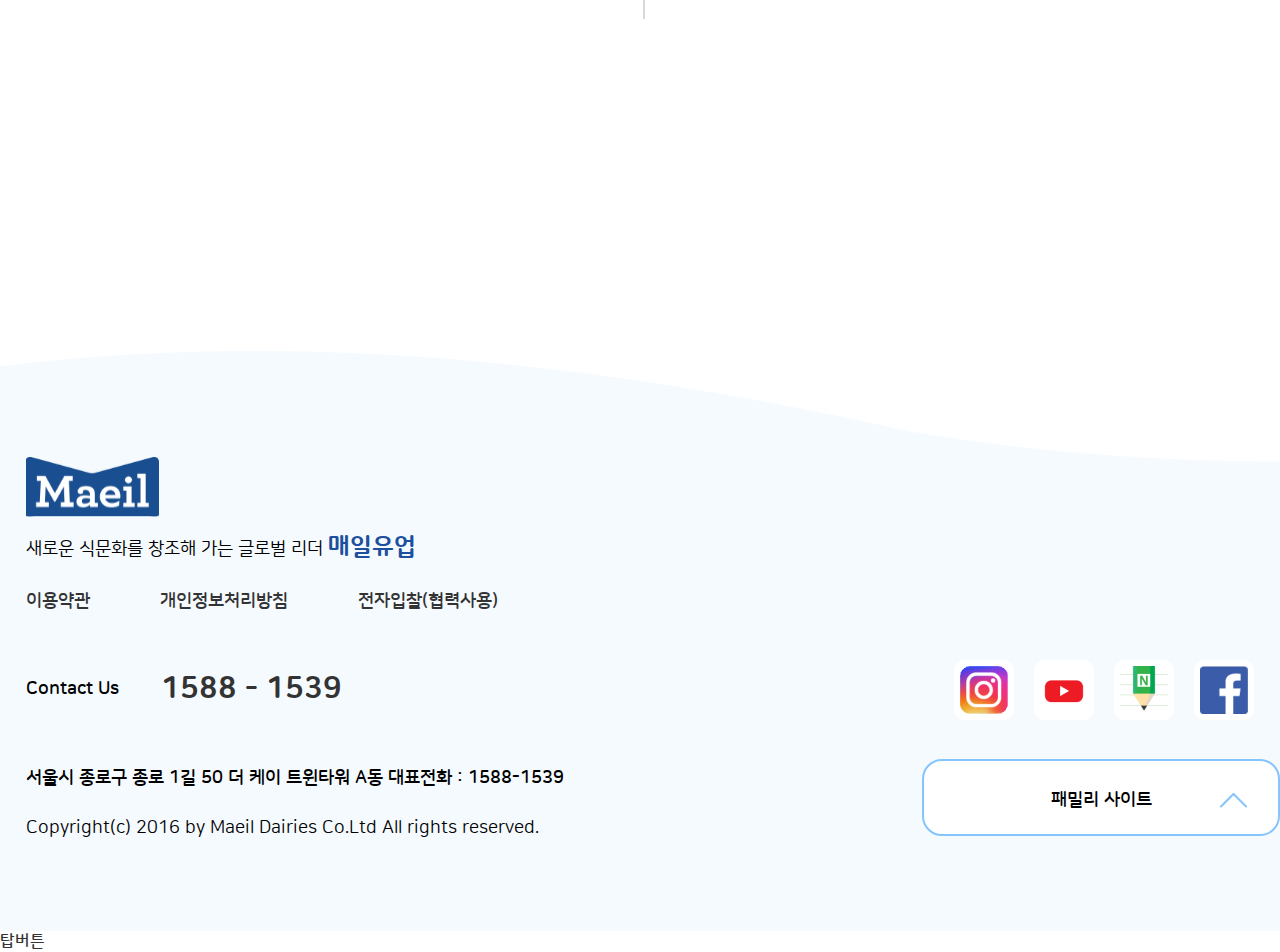
<file: sub/sub03.html>
<!DOCTYPE html>
<html lang="ko">

<head>


  <meta charset="UTF-8">
  <meta name="viewport" content="width=device-width, initial-scale=1.0">
  <title>사회공헌 | 매일유업</title>

  <!-- favicon -->
  <link rel="shortcut icon" href="../img/common/favicon.png" type="image/x-icon">

  <!-- font -->
  <link rel="stylesheet" href="../css/font.css">
  <link href="https://fonts.googleapis.com/css2?family=Noto+Sans+KR:wght@100..900&display=swap" rel="stylesheet">

  <!-- css -->
  <link rel="stylesheet" href="../css/reset.css">
  <link rel="stylesheet" href="../css/swiper-bundle.min.css">
  <link rel="stylesheet" href="../css/common.css">
  <link rel="stylesheet" href="../css/sub_common.css">
  <link rel="stylesheet" href="../css/sub.css">

  <!-- js -->
  <script src="../js/jquery-3.7.1.min.js"></script>
  <script src="../js/swiper-bundle.min.js"></script>
  <script src="../js/common.js"></script>


</head>

<body>
  <div id="wrap" class="sub03">
    <header id="header">
      <div class="inner">
        <ul class="header_top">
          <li><a href="#">인재채용</a></li>
          <li><a href="#">고객센터</a></li>
          <li><a href="#">공식스토어 바로가기</a></li>
        </ul>
        <div class="header_main">
          <h1><a href="../index.html"><img src="../img/common/logo.svg" alt="매일유업로고"></a></h1>
          <nav>
            <ul class="gnb">
              <li><a href="#">회사소개</a>
                <ul class="depth2">
                  <li><a href="#">회사소개</a></li>
                  <li><a href="../sub/sub01.html">가치체계</a></li>
                  <li><a href="#">인사말</a></li>
                  <li><a href="#">연구소</a></li>
                  <li><a href="#">공장</a></li>
                  <li><a href="#">글로벌사업</a></li>
                  <li><a href="#">오시는길</a></li>
                </ul>
              </li>
              <li><a href="#">제품소개</a>
                <ul class="depth2">
                  <li><a href="../sub/sub02.html">우유</a></li>
                  <li><a href="#">발효유</a></li>
                  <li><a href="#">치즈</a></li>
                  <li><a href="#">주스</a></li>
                  <li><a href="#">커피 - tea</a></li>
                  <li><a href="#">곡물</a></li>
                  <li><a href="#">유아식</a></li>
                  <li><a href="#">건강식</a></li>
                  <li><a href="#">간편식</a></li>
                  <li><a href="#">아이간식</a></li>
                  <li><a href="#">디저트</a></li>
                  <li><a href="#">유지류/<br>음료베이스</a></li>
                  <li><a href="#">수입상품</a></li>
                  <li><a href="#">수출상품</a></li>
                  <li><a href="#">전체</a></li>
                </ul>
              </li>
              <li><a href="#">사회공헌</a>
                <ul class="depth2">
                  <li><a href="#">사회공헌 소개</a></li>
                  <li><a href="#">나눔활동</a></li>
                  <li><a href="../sub/sub03.html">사회공헌 연혁</a></li>
                  <li><a href="#">나눔소식</a></li>
                </ul>
              </li>
              <li><a href="#">상생 • 윤리경영</a>
                <ul class="depth2">
                  <li><a href="#">상생경영</a></li>
                  <li><a href="../sub/sub04.html">윤리경영</a></li>
                  <li><a href="#">가족친화 경영</a></li>
                  <li><a href="#">매일유업 동반성장</a></li>
                </ul>
              </li>
              <li><a href="#">IR</a>
                <ul class="depth2">
                  <li><a href="../sub/sub05.html">경영정보</a></li>
                  <li><a href="#">재무정보</a></li>
                  <li><a href="#">공시정보</a></li>
                  <li><a href="#">IR 자료실</a></li>
                  <li><a href="#">공고</a></li>
                </ul>
              </li>
              <li><a href="#">PR</a>
                <ul class="depth2">
                  <li><a href="#">공지사항</a></li>
                  <li><a href="#">광고</a></li>
                </ul>
              </li>
            </ul>
          </nav>
          <div class="lang">KOR
            <p>ENG</p>
          </div>
          <button class="ham_menu"></button>
        </div>
      </div>
      <div class="ham_bg"></div>
      <div class="ham_con">
        <div class="h_top">
          <h2><img src="../img/common/logo.svg" alt="매일유업 로고"></h2>
          <div class="ham_close"></div>
        </div>

        <div class="ham_list">
          <nav>
            <ul class="mgnb">
              <li><a href="#">회사소개</a>
                <ul class="mdepth2">
                  <li><a href="#">기업소개</a></li>
                  <li><a href="../sub/sub01.html">가치체계</a></li>
                  <li><a href="#">인사말</a></li>
                  <li><a href="#">연구소</a></li>
                  <li><a href="#">공장</a></li>
                  <li><a href="#">글로벌사업</a></li>
                  <li><a href="#">오시는길</a></li>
                </ul>
              </li>
              <li><a href="#">제품소개</a>
                <ul class="mdepth2">
                  <li><a href="../sub/sub02.html">우유</a></li>
                  <li><a href="#">발효유</a></li>
                  <li><a href="#">치즈</a></li>
                  <li><a href="#">주스</a></li>
                  <li><a href="#">커피 - tea</a></li>
                  <li><a href="#">곡물</a></li>
                  <li><a href="#">유아식</a></li>
                  <li><a href="#">건강식</a></li>
                  <li><a href="#">간편식</a></li>
                  <li><a href="#">아이간식</a></li>
                  <li><a href="#">디저트</a></li>
                  <li><a href="#">유지류/<br>음료베이스</a></li>
                  <li><a href="#">수입상품</a></li>
                  <li><a href="#">수출상품</a></li>
                  <li><a href="#">전체</a></li>
                </ul>
              </li>
              <li><a href="#">사회공헌</a>
                <ul class="mdepth2">
                  <li><a href="#">사회공헌 소개</a></li>
                  <li><a href="#">나눔활동</a></li>
                  <li><a href="../sub/sub03.html">사회공헌 연혁</a></li>
                  <li><a href="#">나눔소식</a></li>
                </ul>
              </li>
              <li><a href="#">상생 • 윤리경영</a>
                <ul class="mdepth2">
                  <li><a href="#">상생경영</a></li>
                  <li><a href="../sub/sub04.html">윤리경영</a></li>
                  <li><a href="#">가족친화 경영</a></li>
                  <li><a href="#">매일유업 동반성장</a></li>
                </ul>
              </li>
              <li><a href="#">IR</a>
                <ul class="mdepth2">
                  <li><a href="../sub/sub05.html">경영정보</a></li>
                  <li><a href="#">재무정보</a></li>
                  <li><a href="#">공시정보</a></li>
                  <li><a href="#">IR 자료실</a></li>
                  <li><a href="#">공고</a></li>
                </ul>
              </li>
              <li><a href="#">PR</a>
                <ul class="mdepth2">
                  <li><a href="#">공지사항</a></li>
                  <li><a href="#">광고</a></li>
                </ul>
              </li>
            </ul>
          </nav>
        </div>
      </div>
    </header>
    <main id="sub_main">
      <!-- sub_banner -->
      <section id="sub_banner">
        <div class="inner">
          <h2>사회공헌 연혁</h2>
          <p><span>고객의 사랑</span>으로 성장했기에 <span>늘 고객과 함께하는 세상</span>을 생각합니다.</p>
          <ul class="chapter">
            <li><a href="../index.html"><img src="../img/sub/icon_home.png" alt="홈화면"></a></li>
            <li><a href="#">사회공헌</a></li>
            <li><a href="sub03.html">사회공헌 연혁</a></li>
          </ul>
          <ol class="sub_menu">
            <li><a href="#">사회공헌 소개</a></li>
            <li><a href="#">나눔활동</a></li>
            <li class="on"><a href="#">사회공헌 연혁</a></li>
            <li><a href="#">나눔소식</a></li>
          </ol>
          <div class="sub_menu_m">
            <ul class="sub_m_left">
              <li>사회공헌</li>
              <li class="btn_on"><button>리스트보기</button></li>
            </ul>
            <div class="sub_m_list">
              <h4>사회공헌 연혁</h4>
              <ul>
                <li>
                  <a href="#">사회공헌 소개</a>
                </li>
                <li>
                  <a href="#">나눔활동</a>
                </li>
                <li class="on">
                  <a href="#">사회공헌 연혁</a>
                </li>
                <li>
                  <a href="#">나눔소식</a>
                </li>
              </ul>
            </div>
          </div>
        </div>
      </section>
      <!-- //sub_banner -->
      <section id="csr">
        <h3>사회공헌 연혁</h3>
        <strong>SINCE 1969</strong>
        <ol class="csr_bg">
          <li class="csr_right">
            <h4>1969</h4>
            <p>낙농보국(<span>酪濃報國</span>)의 창업정신으로 한국낙농기업(주) 출범</p>
          </li>
          <li class="csr_left">
            <div class="csr_txt">
              <h4>1975</h4>
              <p>모자보건 사업으로 제 1회 ‘1일 어머니교실’ 시작<br>
                (2015년 앱솔루트맘스쿨 40주년)</p>
            </div>
            <div class="csr_img"></div>
          </li>
          <li class="csr_right">
            <h4>1986</h4>
            <p>‘1일 어머니교실’ 공로로 국민훈장 목련장 서훈</p>
          </li>
          <li class="csr_left_txt">
            <h4>1993</h4>
            <p>진암사회복지재단 설립<br>
              <br>
              • 다문화 분유지원<br>
              • 사랑의 도시락<br>
              • 사랑의 온기<br>
              • 희망김장 나누기
            </p>
          </li>
          <li class="csr_right">
            <h4>1996</h4>
            <p>진암장학재단 설립</p>
          </li>
          <li class="csr_left">
            <div class="csr_txt">
              <h4>1999</h4>
              <p>선천성대사이상 환아를 위한 특수분유 생산 공급<br>
                <br>
                • 2019년 현재 PKU등 8종 12개 생산
              </p>
            </div>
            <div class="csr_img"></div>
          </li>
          <li class="csr_left">
            <div class="csr_img"></div>
            <div class="csr_txt">
              <h4>2001</h4>
              <p>제1회 PKU 가족캠프 후원<br>
                <br>
                • 매년 7월 캠프 진행<br>
                • 2019년 제19회 캠프
              </p>
            </div>
          </li>
          <li class="csr_left_txt">
            <h4>2003</h4>
            <p>제1회 매일클래식 개최<br>
              <br>
              • 2019년 제30, 31회 매일클래식 진행
            </p>
          </li>
          <li class="csr_right">
            <h4>2011</h4>
            <p>임산부 직원, 고객 대상 베이비샤워, 베이비문<br>
              <br>
              • 2019년 베이비문 상/하반기 진행
            </p>
          </li>
          <li class="csr_left">
            <div class="csr_txt">
              <h4>2015</h4>
              <p>제20기 진암장학재단 장학생선발<br>
                도전육아골든벨
              </p>
            </div>
            <div class="csr_img"></div>
          </li>
          <li class="csr_left">
            <div class="csr_img"></div>
            <div class="csr_txt">
              <h4>2016</h4>
              <p>가족친화경영 우수기업 대통령상 수상<br>
                다문화 분유 지원 협약(여성가족부)<br>
                앱솔루트 맘스쿨 40주년
              </p>
            </div>
          </li>
          <li class="csr_left_txt">
            <h4>2017</h4>
            <p>선천성대사이상 환아를 위한 특수분유 추가 개발, 출시<br>
              (총 8종 12개 제품)
            </p>
          </li>
          <li class="csr_right">
            <h4>2019</h4>
            <p>제23기 진암장학재단 장학생 선발<br>
              삼청동 1사 1동 협약
            </p>
          </li>
        </ol>
      </section>


    </main>
    <footer id="footer">
      <div class="footer_bg"></div>
      <div class="inner">
        <h2><img src="../img/common/logo.svg" alt="매일유업로고"></h2>
        <p>새로운 식문화를 창조해 가는 글로벌 리더 <span> 매일유업</span></p>
        <ol class="footer_link">
          <li><a href="#">이용약관</a></li>
          <li><a href="#">개인정보처리방침</a></li>
          <li><a href="#">전자입찰(협력사용)</a></li>
        </ol>
        <div class="footer_con">
          <ul class="footer_tel">
            <li>Contact Us</li>
            <li><a href="tel:1588-1539">1588 - 1539</a></li>
          </ul>
          <ul class="footer_sns">
            <li><a href="#"><img src="../img/main/sns01_insta.png" alt="인스타그램"></a></li>
            <li><a href="#"><img src="../img/main/sns02_youtube.png" alt="유튜브"></a></li>
            <li><a href="#"><img src="../img/main/sns03_naver.png" alt="네이버포스트"></a></li>
            <li><a href="#"><img src="../img/main/sns04_facebook.png" alt="페이스북"></a></li>
          </ul>
        </div>
        <address>서울시 종로구 종로 1길 50 더 케이 트윈타워 A동 대표전화 : 1588-1539</address>
        <div class="copy">Copyright(c) 2016 by Maeil Dairies Co.Ltd All rights reserved.</div>

        <div class="family">
          <div class="family_click">
            <h3>패밀리 사이트</h3>
          </div>
          <ul class="family_list">
            <li><a href="#">매일홀딩스</a></li>
            <li><a href="#">매일헬스뉴트리션</a></li>
            <li><a href="#">제로투세븐</a></li>
            <li><a href="#">상하농원</a></li>
            <li><a href="#">엠즈씨드(폴바셋)</a></li>
            <li><a href="#">크리스탈제이드</a></li>
            <li><a href="#">엠즈씨드(더 키친 일뽀르노)</a></li>
            <li><a href="#">엠즈베버리지</a></li>
            <li><a href="#">엠즈푸드시스템</a></li>
            <li><a href="#">엠즈파트너스</a></li>
            <li><a href="#">레뱅드메일</a></li>
            <li><a href="#">엠디웰</a></li>
            <li><a href="#">매일오더</a></li>
            <li><a href="#">엠즈베이커스</a></li>
          </ul>
        </div>
      </div>
    </footer>

    <div class="go_top"><a href="#">탑버튼</a></div>

    <script src="https://unpkg.com/aos@next/dist/aos.js"></script>
    <script>
      document.addEventListener('DOMContentLoaded', function () {
        AOS.init({
          duration: 1000,
          once: true
        });
      });
    </script>

  </div>
</body>

</html>
</file>
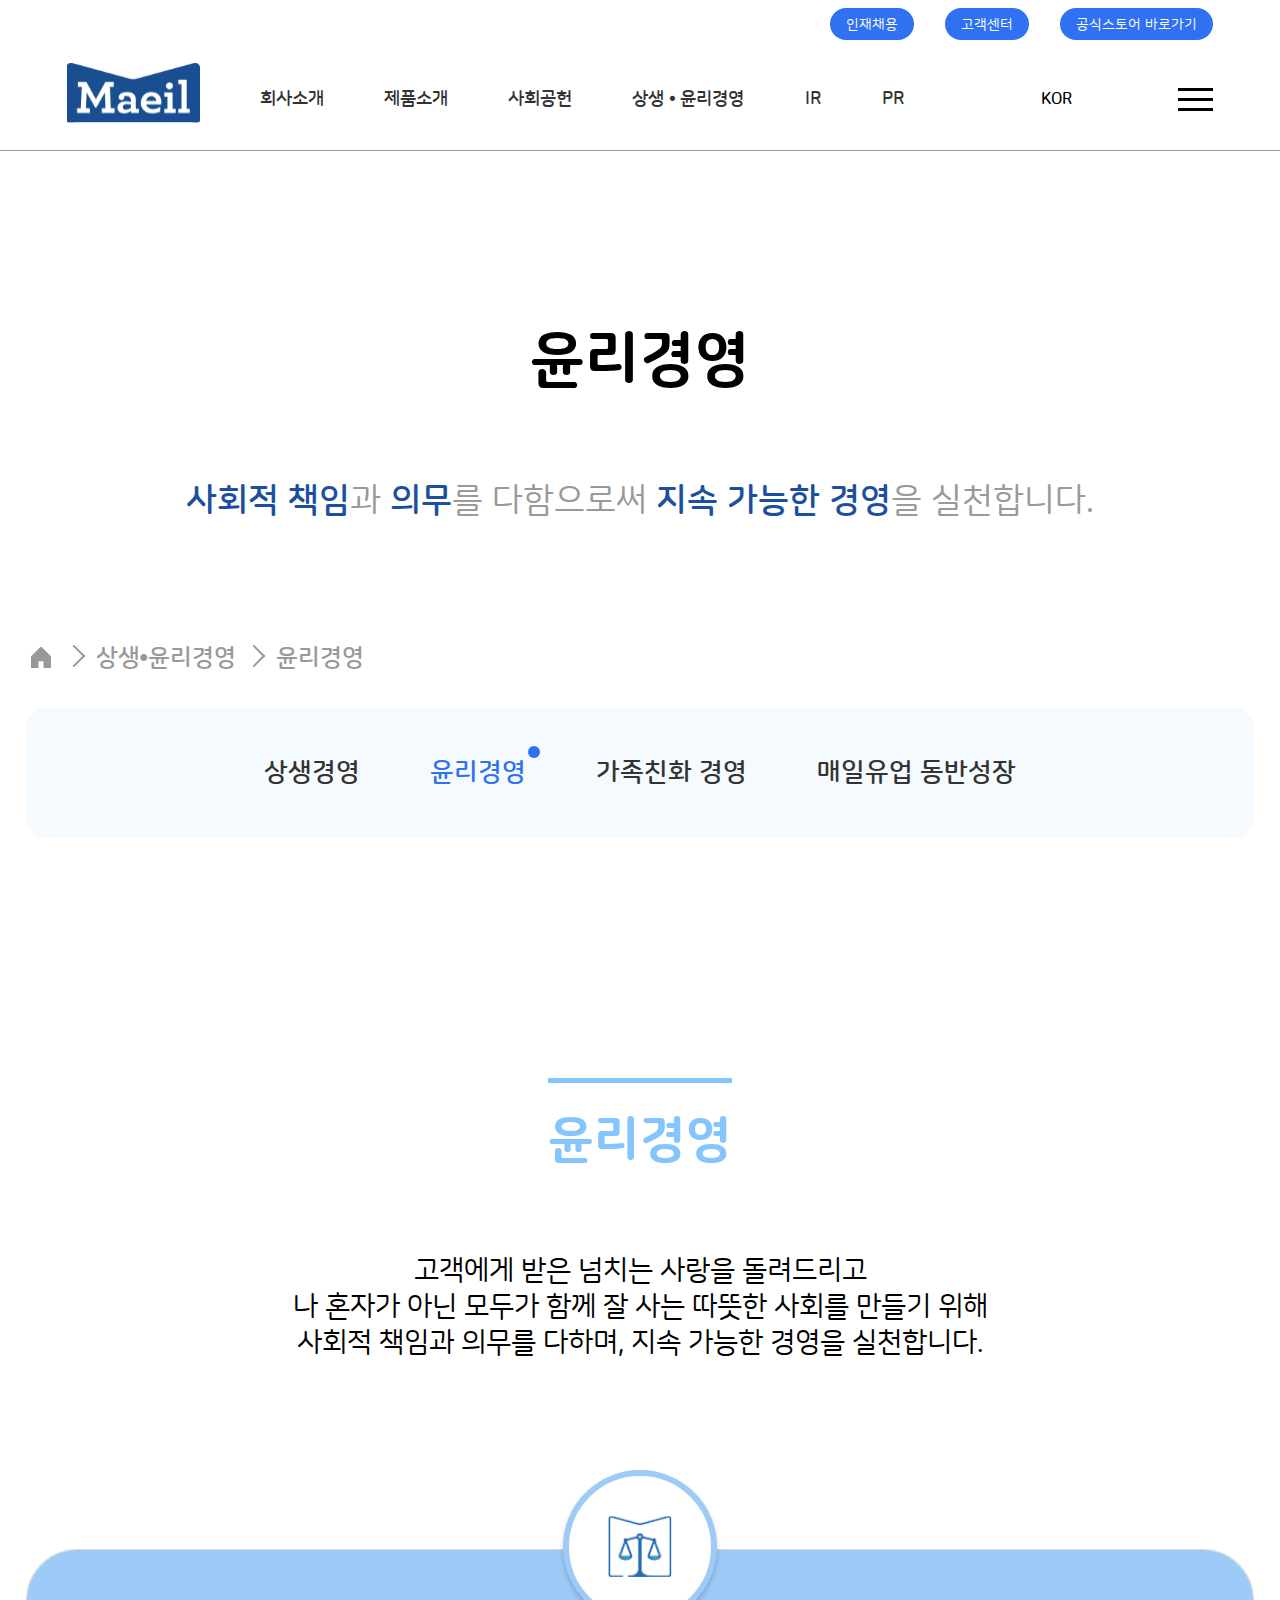
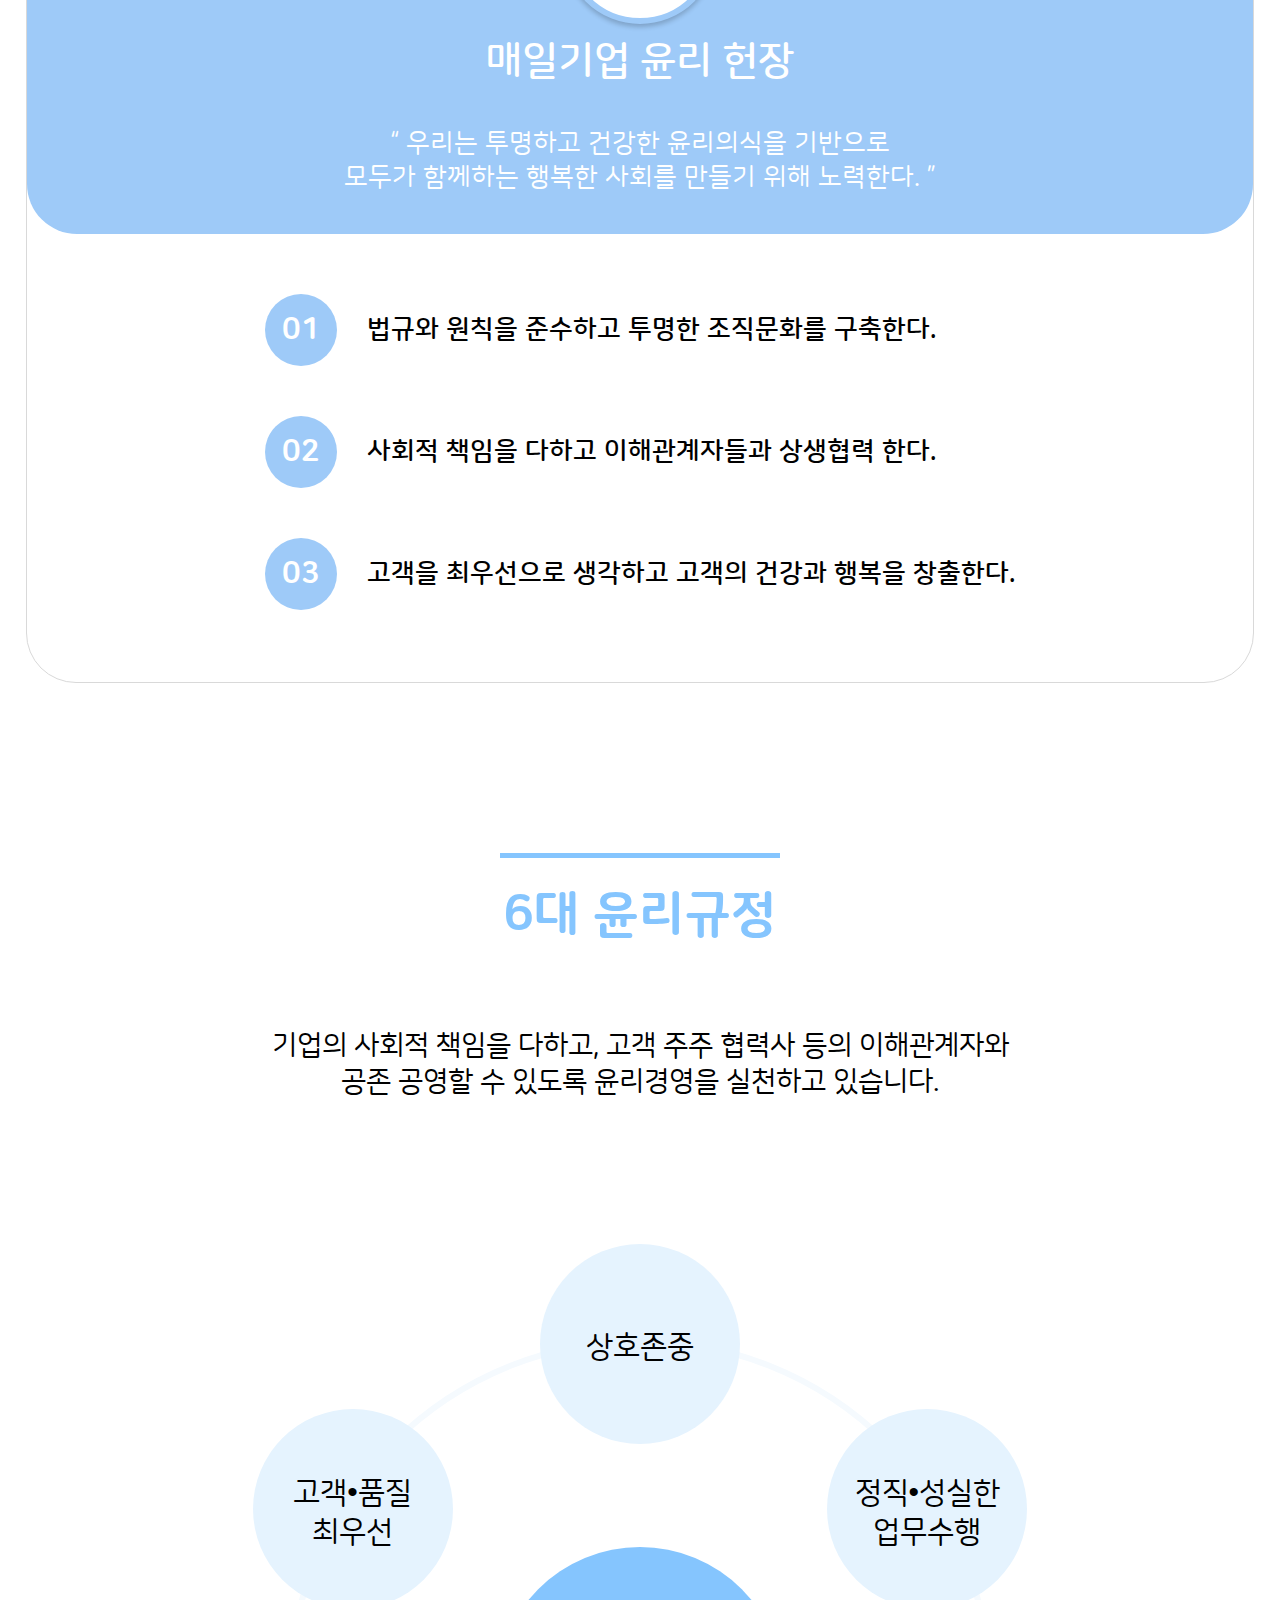
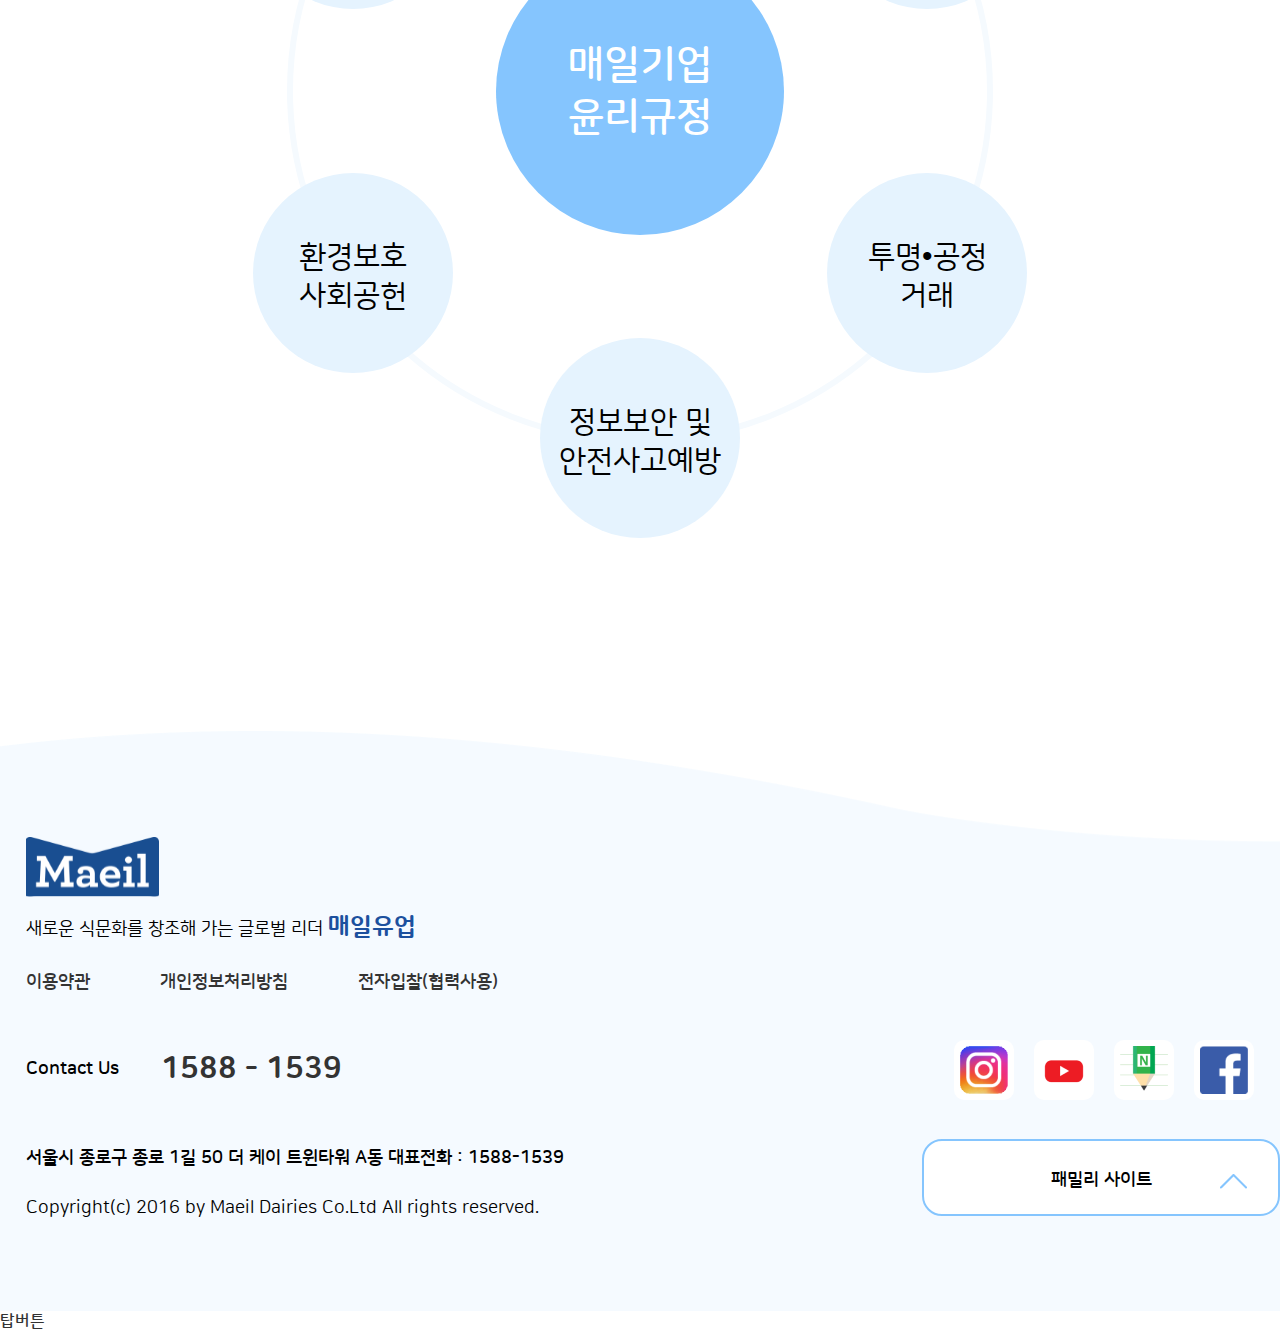
<file: sub/sub04.html>
<!DOCTYPE html>
<html lang="ko">

<head>
  <meta charset="UTF-8">
  <meta name="viewport" content="width=device-width, initial-scale=1.0">
  <title>상생•윤리경영 | 매일유업</title>

  <!-- favicon -->
  <link rel="shortcut icon" href="../img/common/favicon.png" type="image/x-icon">

  <!-- font -->
  <link rel="stylesheet" href="../css/font.css">

  <!-- css -->
  <link rel="stylesheet" href="../css/reset.css">
  <link rel="stylesheet" href="../css/swiper-bundle.min.css">
  <link rel="stylesheet" href="../css/common.css">
  <link rel="stylesheet" href="../css/sub_common.css">
  <link rel="stylesheet" href="../css/sub.css">

  <!-- js -->
  <script src="../js/jquery-3.7.1.min.js"></script>
  <script src="../js/swiper-bundle.min.js"></script>
  <script src="../js/common.js"></script>


</head>

<body>

  <div id="wrap" class="sub04">
    <header id="header">
      <div class="inner">
        <ul class="header_top">
          <li><a href="#">인재채용</a></li>
          <li><a href="#">고객센터</a></li>
          <li><a href="#">공식스토어 바로가기</a></li>
        </ul>
        <div class="header_main">
          <h1><a href="../index.html"><img src="../img/common/logo.svg" alt="매일유업로고"></a></h1>
          <nav>
            <ul class="gnb">
              <li><a href="#">회사소개</a>
                <ul class="depth2">
                  <li><a href="#">회사소개</a></li>
                  <li><a href="../sub/sub01.html">가치체계</a></li>
                  <li><a href="#">인사말</a></li>
                  <li><a href="#">연구소</a></li>
                  <li><a href="#">공장</a></li>
                  <li><a href="#">글로벌사업</a></li>
                  <li><a href="#">오시는길</a></li>
                </ul>
              </li>
              <li><a href="#">제품소개</a>
                <ul class="depth2">
                  <li><a href="../sub/sub02.html">우유</a></li>
                  <li><a href="#">발효유</a></li>
                  <li><a href="#">치즈</a></li>
                  <li><a href="#">주스</a></li>
                  <li><a href="#">커피 - tea</a></li>
                  <li><a href="#">곡물</a></li>
                  <li><a href="#">유아식</a></li>
                  <li><a href="#">건강식</a></li>
                  <li><a href="#">간편식</a></li>
                  <li><a href="#">아이간식</a></li>
                  <li><a href="#">디저트</a></li>
                  <li><a href="#">유지류/<br>음료베이스</a></li>
                  <li><a href="#">수입상품</a></li>
                  <li><a href="#">수출상품</a></li>
                  <li><a href="#">전체</a></li>
                </ul>
              </li>
              <li><a href="#">사회공헌</a>
                <ul class="depth2">
                  <li><a href="#">사회공헌 소개</a></li>
                  <li><a href="#">나눔활동</a></li>
                  <li><a href="../sub/sub03.html">사회공헌 연혁</a></li>
                  <li><a href="#">나눔소식</a></li>
                </ul>
              </li>
              <li><a href="#">상생 • 윤리경영</a>
                <ul class="depth2">
                  <li><a href="#">상생경영</a></li>
                  <li><a href="../sub/sub04.html">윤리경영</a></li>
                  <li><a href="#">가족친화 경영</a></li>
                  <li><a href="#">매일유업 동반성장</a></li>
                </ul>
              </li>
              <li><a href="#">IR</a>
                <ul class="depth2">
                  <li><a href="../sub/sub05.html">경영정보</a></li>
                  <li><a href="#">재무정보</a></li>
                  <li><a href="#">공시정보</a></li>
                  <li><a href="#">IR 자료실</a></li>
                  <li><a href="#">공고</a></li>
                </ul>
              </li>
              <li><a href="#">PR</a>
                <ul class="depth2">
                  <li><a href="#">공지사항</a></li>
                  <li><a href="#">광고</a></li>
                </ul>
              </li>
            </ul>
          </nav>
          <div class="lang">KOR
            <p>ENG</p>
          </div>
          <button class="ham_menu"></button>
        </div>
      </div>
      <div class="ham_bg"></div>
      <div class="ham_con">
        <div class="h_top">
          <h2><img src="../img/common/logo.svg" alt="매일유업 로고"></h2>
          <div class="ham_close"></div>
        </div>

        <div class="ham_list">
          <nav>
            <ul class="mgnb">
              <li><a href="#">회사소개</a>
                <ul class="mdepth2">
                  <li><a href="#">기업소개</a></li>
                  <li><a href="../sub/sub01.html">가치체계</a></li>
                  <li><a href="#">인사말</a></li>
                  <li><a href="#">연구소</a></li>
                  <li><a href="#">공장</a></li>
                  <li><a href="#">글로벌사업</a></li>
                  <li><a href="#">오시는길</a></li>
                </ul>
              </li>
              <li><a href="#">제품소개</a>
                <ul class="mdepth2">
                  <li><a href="../sub/sub02.html">우유</a></li>
                  <li><a href="#">발효유</a></li>
                  <li><a href="#">치즈</a></li>
                  <li><a href="#">주스</a></li>
                  <li><a href="#">커피 - tea</a></li>
                  <li><a href="#">곡물</a></li>
                  <li><a href="#">유아식</a></li>
                  <li><a href="#">건강식</a></li>
                  <li><a href="#">간편식</a></li>
                  <li><a href="#">아이간식</a></li>
                  <li><a href="#">디저트</a></li>
                  <li><a href="#">유지류/<br>음료베이스</a></li>
                  <li><a href="#">수입상품</a></li>
                  <li><a href="#">수출상품</a></li>
                  <li><a href="#">전체</a></li>
                </ul>
              </li>
              <li><a href="#">사회공헌</a>
                <ul class="mdepth2">
                  <li><a href="#">사회공헌 소개</a></li>
                  <li><a href="#">나눔활동</a></li>
                  <li><a href="../sub/sub03.html">사회공헌 연혁</a></li>
                  <li><a href="#">나눔소식</a></li>
                </ul>
              </li>
              <li><a href="#">상생 • 윤리경영</a>
                <ul class="mdepth2">
                  <li><a href="#">상생경영</a></li>
                  <li><a href="../sub/sub04.html">윤리경영</a></li>
                  <li><a href="#">가족친화 경영</a></li>
                  <li><a href="#">매일유업 동반성장</a></li>
                </ul>
              </li>
              <li><a href="#">IR</a>
                <ul class="mdepth2">
                  <li><a href="../sub/sub05.html">경영정보</a></li>
                  <li><a href="#">재무정보</a></li>
                  <li><a href="#">공시정보</a></li>
                  <li><a href="#">IR 자료실</a></li>
                  <li><a href="#">공고</a></li>
                </ul>
              </li>
              <li><a href="#">PR</a>
                <ul class="mdepth2">
                  <li><a href="#">공지사항</a></li>
                  <li><a href="#">광고</a></li>
                </ul>
              </li>
            </ul>
          </nav>
        </div>
      </div>
    </header>
    <main id="sub_main">
      <!-- sub_banner -->
      <section id="sub_banner">
        <div class="inner">
          <h2>윤리경영</h2>
          <p><span>사회적 책임</span>과 <span>의무</span>를 다함으로써 <br><span>지속 가능한 경영</span>을 실천합니다.</p>
          <ul class="chapter">
            <li><a href="../index.html"><img src="../img/sub/icon_home.png" alt="홈화면"></a></li>
            <li><a href="#">상생•윤리경영</a></li>
            <li><a href="sub04.html">윤리경영</a></li>
          </ul>
          <ol class="sub_menu">
            <li><a href="#">상생경영</a></li>
            <li class="on"><a href="#">윤리경영</a></li>
            <li><a href="#">가족친화 경영</a></li>
            <li><a href="#">매일유업 동반성장</a></li>
          </ol>
          <div class="sub_menu_m">
            <ul class="sub_m_left">
              <li>상생•윤리경영</li>
              <li class="btn_on"><button>리스트보기</button></li>
            </ul>
            <div class="sub_m_list">
              <h4>윤리경영</h4>
              <ul>
                <li>
                  <a href="#">상생경영</a>
                </li>
                <li class="on">
                  <a href="#">윤리경영</a>
                </li>
                <li>
                  <a href="#">가족친화 경영</a>
                </li>
                <li>
                  <a href="#">매일유업 동반성장</a>
                </li>
              </ul>
            </div>
          </div>
        </div>
      </section>
      <!-- //sub_banner -->

      <!-- lead -->
      <section id="lead">
        <div class="inner">
          <h3>윤리경영</h3>
          <small>고객에게 받은 넘치는 사랑을 돌려드리고<br>
            나 혼자가 아닌 모두가 함께 잘 사는 따뜻한 사회를 만들기 위해 <br>
            사회적 책임과 의무를 다하며, 지속 가능한 경영을 실천합니다.</small>
          <div class="lead_list">
            <ul class="lead_top">
              <li class="lead_txt">
                <h4>매일기업 윤리 헌장</h4>
                <p>“ 우리는 투명하고 건강한 윤리의식을 기반으로<br>
                  모두가 함께하는 행복한 사회를 만들기 위해 노력한다. ”</p>
              </li>
              <li class="lead_bottom">
                <ol>
                  <li class="num">01</li>
                  <li class="num_txt">법규와 원칙을 준수하고 투명한 조직문화를 구축한다.</li>
                </ol>
                <ol>
                  <li class="num">02</li>
                  <li class="num_txt">사회적 책임을 다하고 이해관계자들과 상생협력 한다.</li>
                </ol>
                <ol>
                  <li class="num">03</li>
                  <li class="num_txt">고객을 최우선으로 생각하고 고객의 건강과 행복을 창출한다.</li>
                </ol>
              </li>
            </ul>
          </div>
        </div>
      </section>
      <!-- //lead -->

      <section id="ethic">
        <div class="ethic_txt">
          <h3>6대 윤리규정</h3>
          <small>기업의 사회적 책임을 다하고, 고객 주주 협력사 등의 이해관계자와<br>
            공존 공영할 수 있도록 윤리경영을 실천하고 있습니다.</small>
        </div>
        <div class="ethic_bg">
          <div class="ethic_tit">매일기업<br>윤리규정</div>
          <div class="ethic_list">상호존중</div>
          <div class="ethic_list">정직•성실한<br>
            업무수행</div>
          <div class="ethic_list">투명•공정<br>
            거래</div>
          <div class="ethic_list">정보보안 및<br>
            안전사고예방</div>
          <div class="ethic_list">환경보호<br>
            사회공헌</div>
          <div class="ethic_list">고객•품질<br>
            최우선</div>
        </div>

      </section>

    </main>

    <footer id="footer">
      <div class="footer_bg"></div>
      <div class="inner">
        <h2><img src="../img/common/logo.svg" alt="매일유업로고"></h2>
        <p>새로운 식문화를 창조해 가는 글로벌 리더 <span> 매일유업</span></p>
        <ol class="footer_link">
          <li><a href="#">이용약관</a></li>
          <li><a href="#">개인정보처리방침</a></li>
          <li><a href="#">전자입찰(협력사용)</a></li>
        </ol>
        <div class="footer_con">
          <ul class="footer_tel">
            <li>Contact Us</li>
            <li><a href="tel:1588-1539">1588 - 1539</a></li>
          </ul>
          <ul class="footer_sns">
            <li><a href="#"><img src="../img/main/sns01_insta.png" alt="인스타그램"></a></li>
            <li><a href="#"><img src="../img/main/sns02_youtube.png" alt="유튜브"></a></li>
            <li><a href="#"><img src="../img/main/sns03_naver.png" alt="네이버포스트"></a></li>
            <li><a href="#"><img src="../img/main/sns04_facebook.png" alt="페이스북"></a></li>
          </ul>
        </div>
        <address>서울시 종로구 종로 1길 50 더 케이 트윈타워 A동 대표전화 : 1588-1539</address>
        <div class="copy">Copyright(c) 2016 by Maeil Dairies Co.Ltd All rights reserved.</div>

        <div class="family">
          <div class="family_click">
            <h3>패밀리 사이트</h3>
          </div>
          <ul class="family_list">
            <li><a href="#">매일홀딩스</a></li>
            <li><a href="#">매일헬스뉴트리션</a></li>
            <li><a href="#">제로투세븐</a></li>
            <li><a href="#">상하농원</a></li>
            <li><a href="#">엠즈씨드(폴바셋)</a></li>
            <li><a href="#">크리스탈제이드</a></li>
            <li><a href="#">엠즈씨드(더 키친 일뽀르노)</a></li>
            <li><a href="#">엠즈베버리지</a></li>
            <li><a href="#">엠즈푸드시스템</a></li>
            <li><a href="#">엠즈파트너스</a></li>
            <li><a href="#">레뱅드메일</a></li>
            <li><a href="#">엠디웰</a></li>
            <li><a href="#">매일오더</a></li>
            <li><a href="#">엠즈베이커스</a></li>
          </ul>
        </div>
      </div>
    </footer>

    <div class="go_top"><a href="#">탑버튼</a></div>

    <script src="https://unpkg.com/aos@next/dist/aos.js"></script>
    <script>
      document.addEventListener('DOMContentLoaded', function () {
        AOS.init({
          duration: 1000,
          once: true
        });
      });
    </script>

  </div>
</body>

</html>
</file>
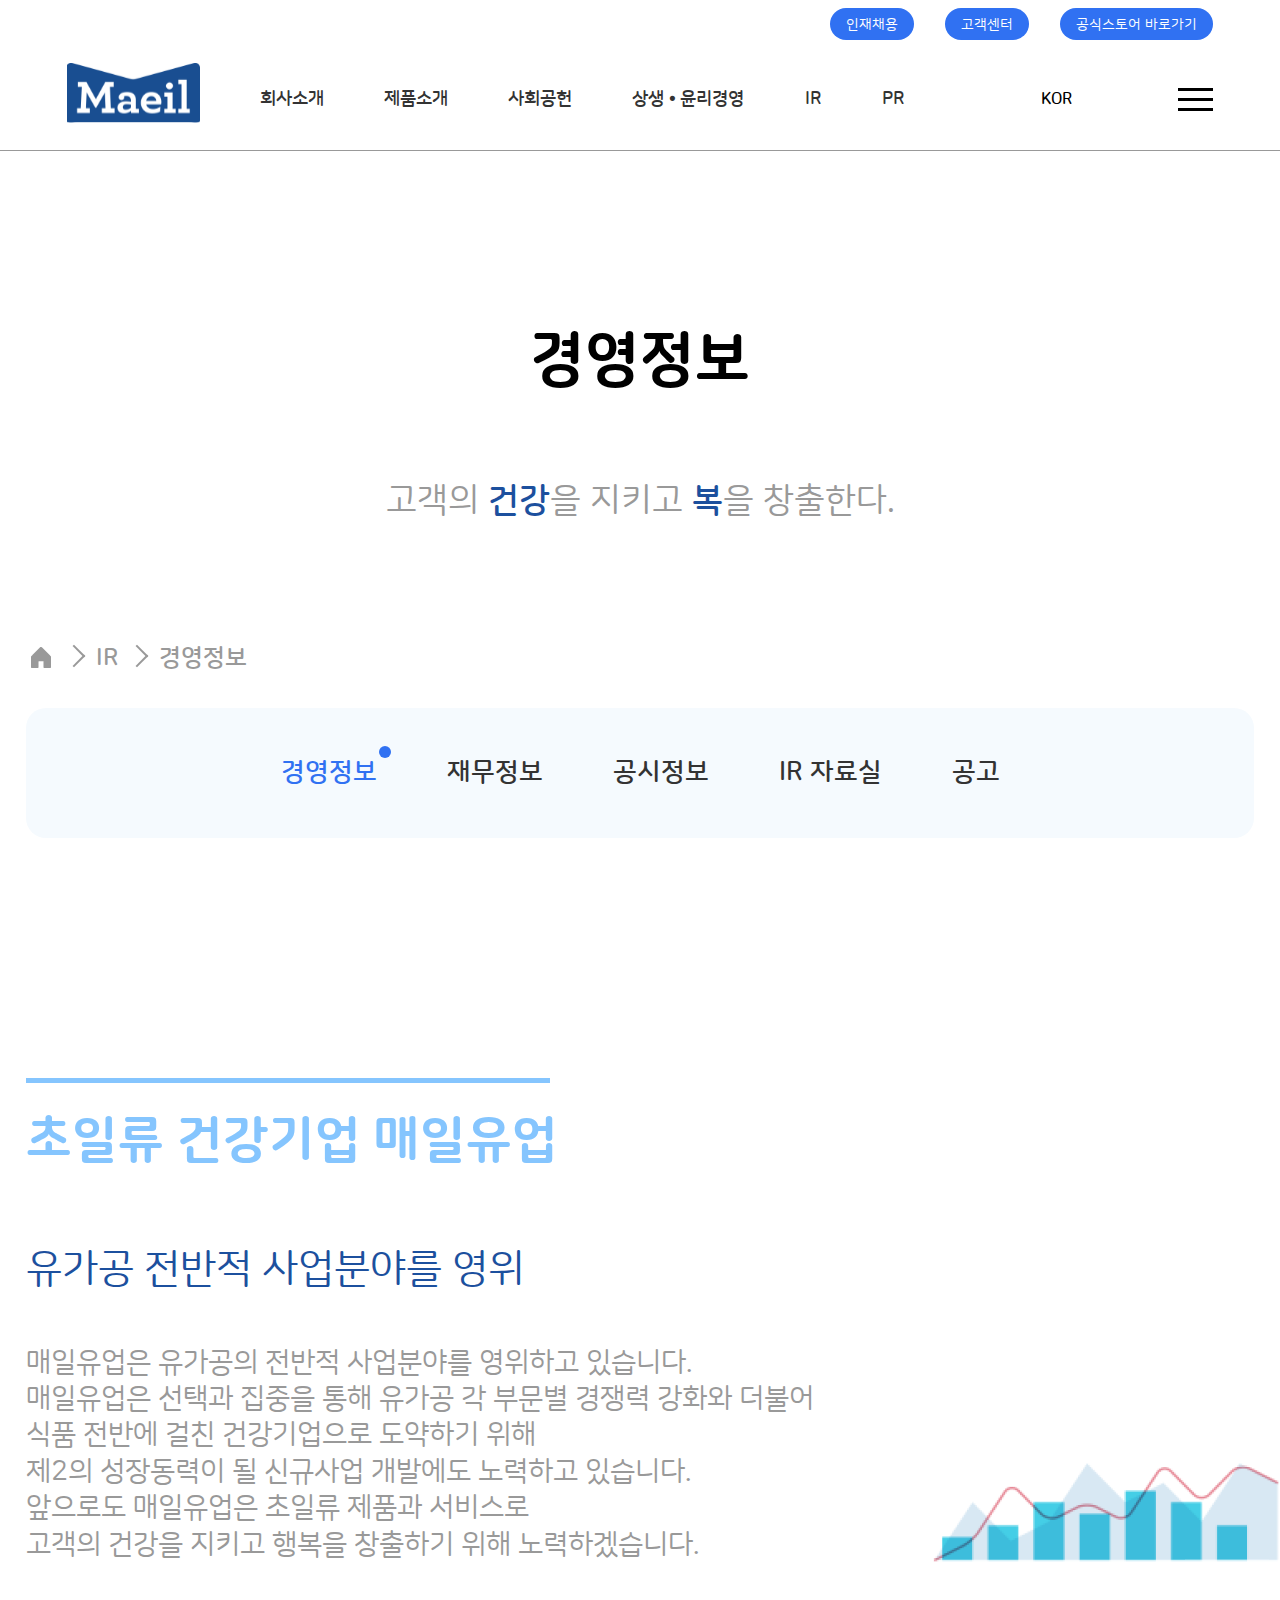
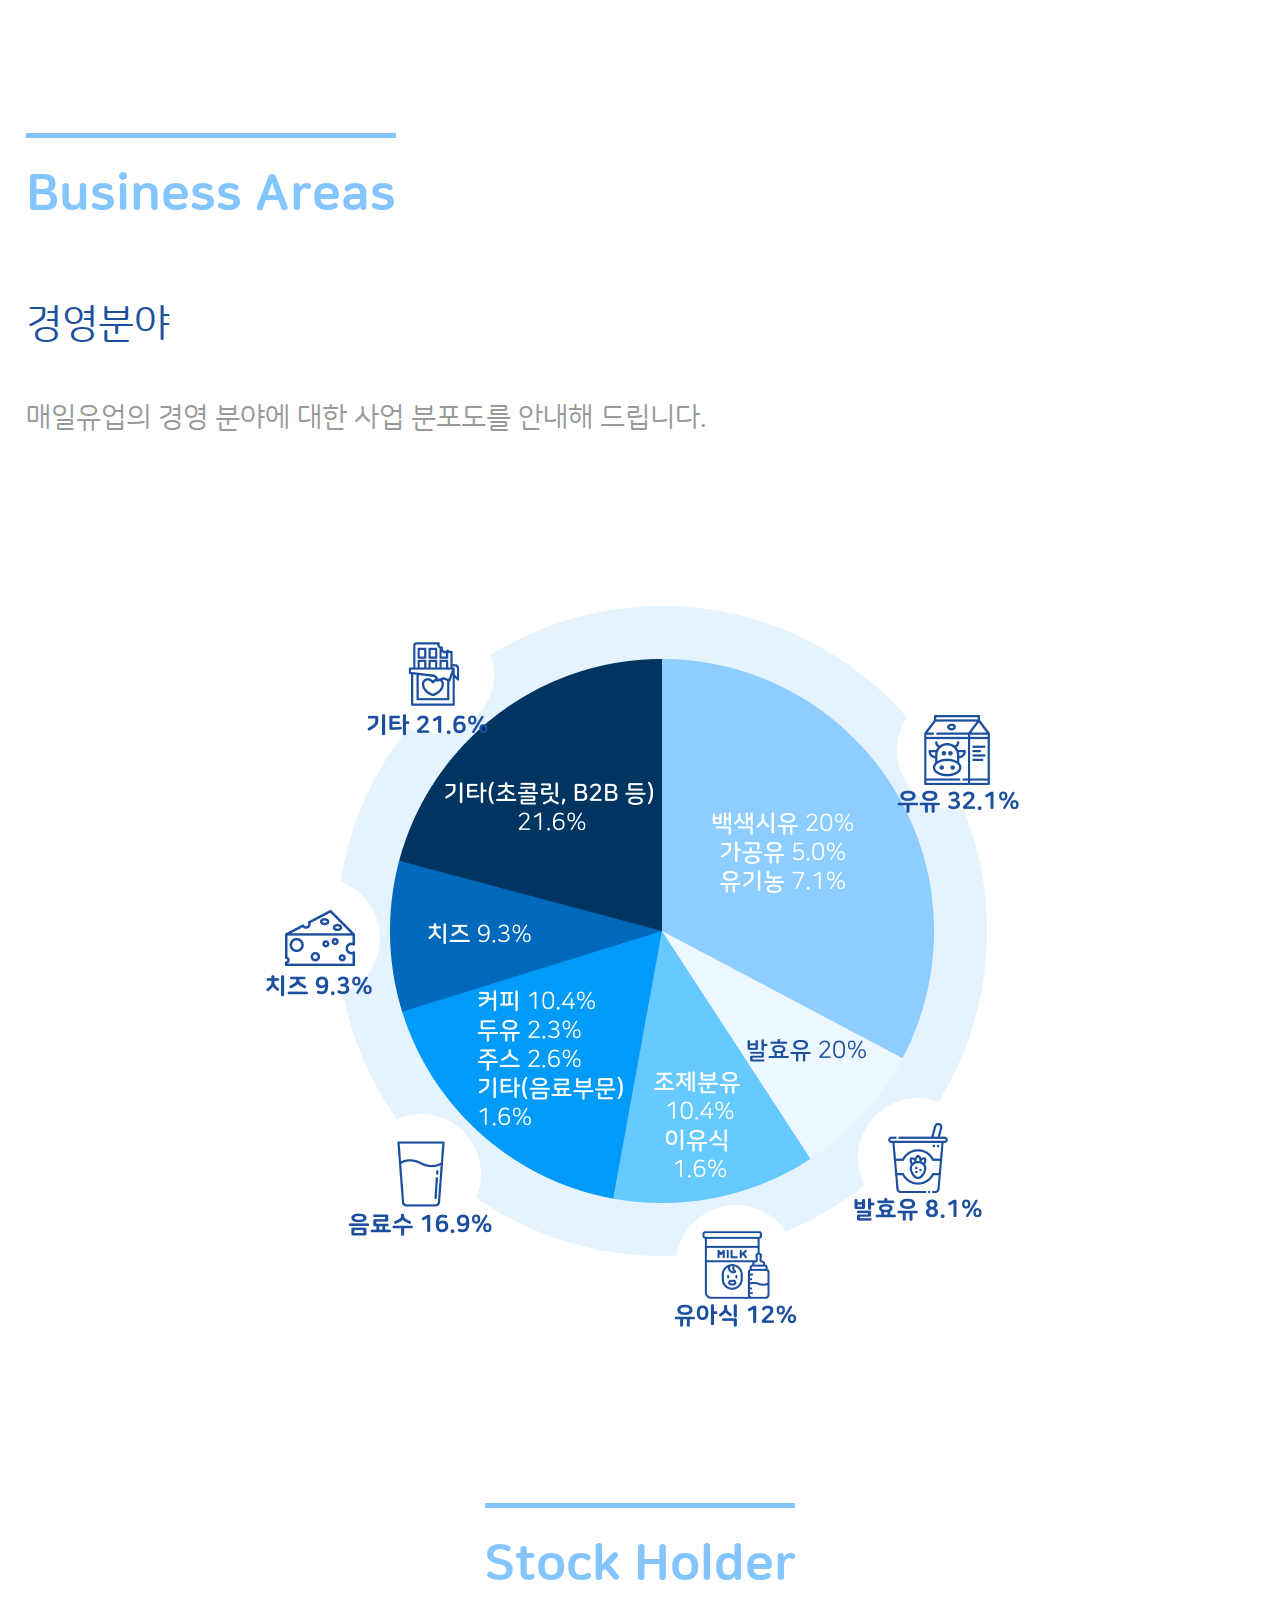
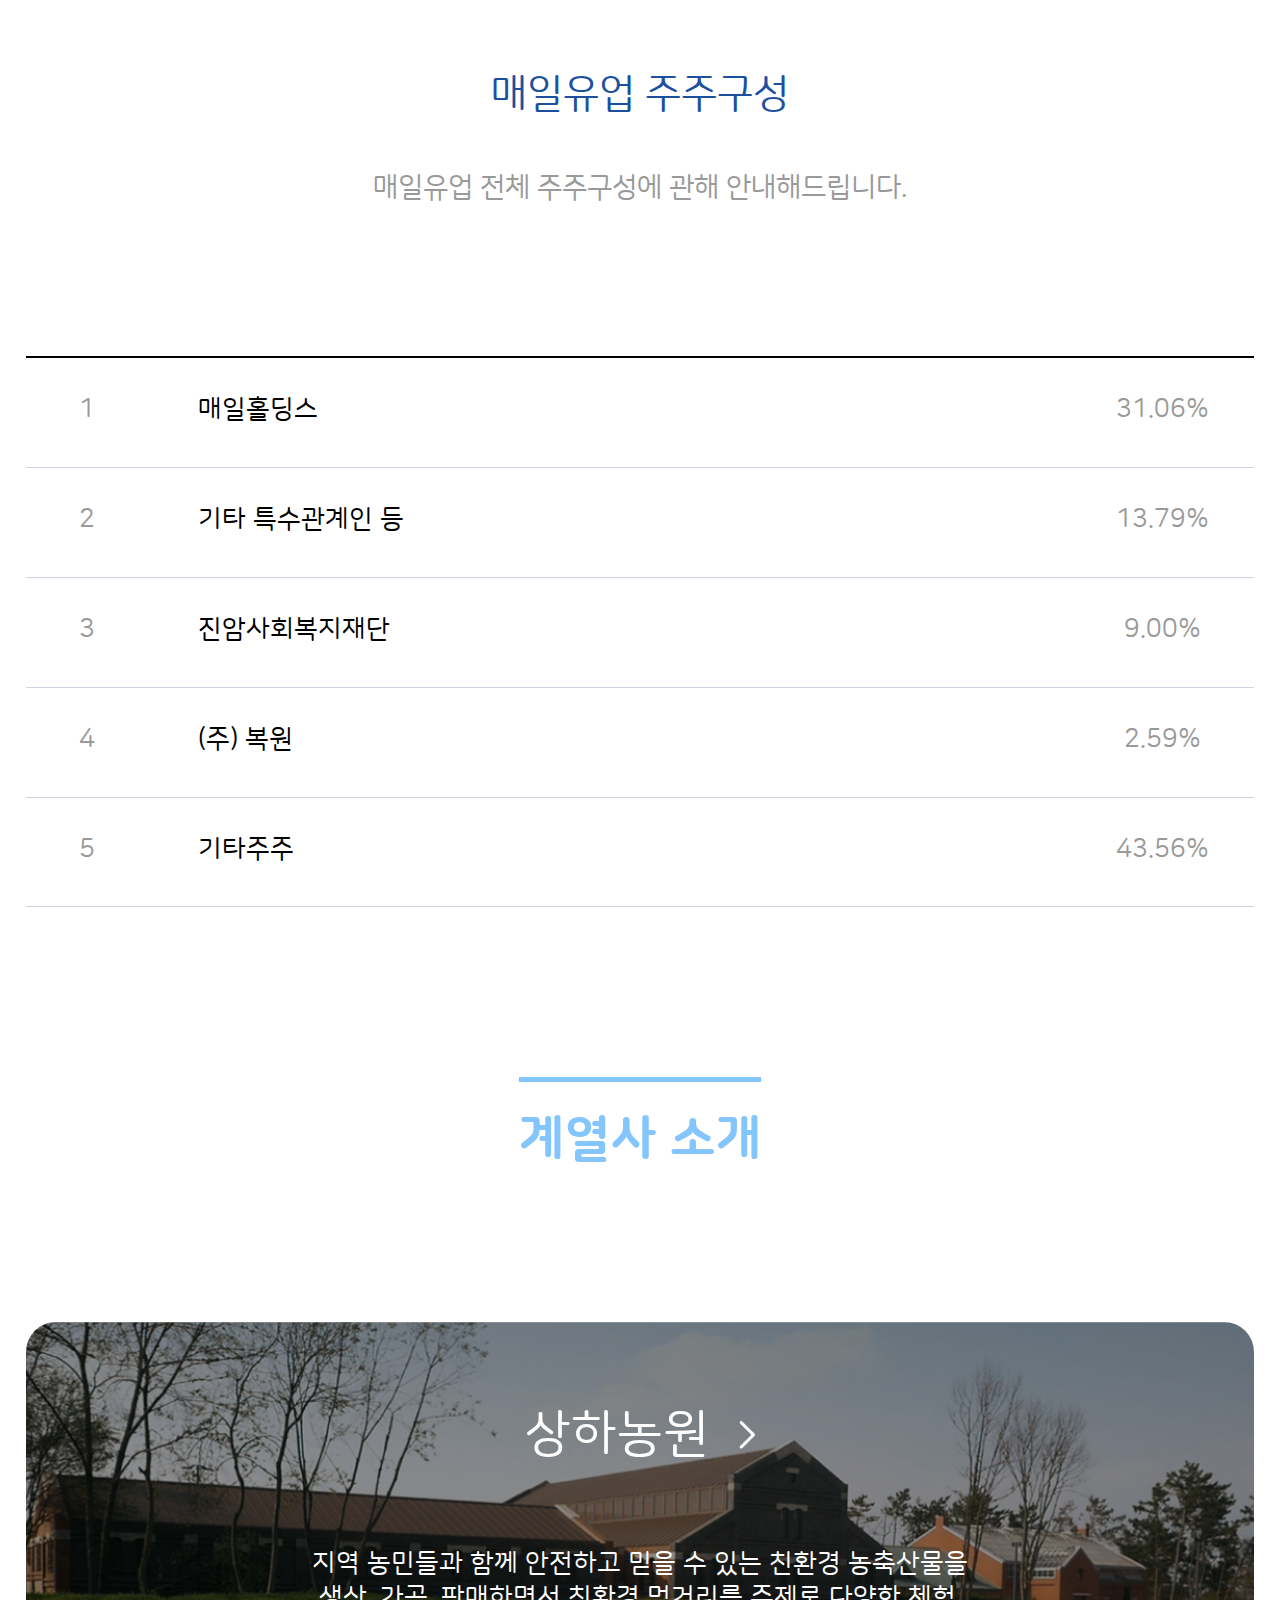
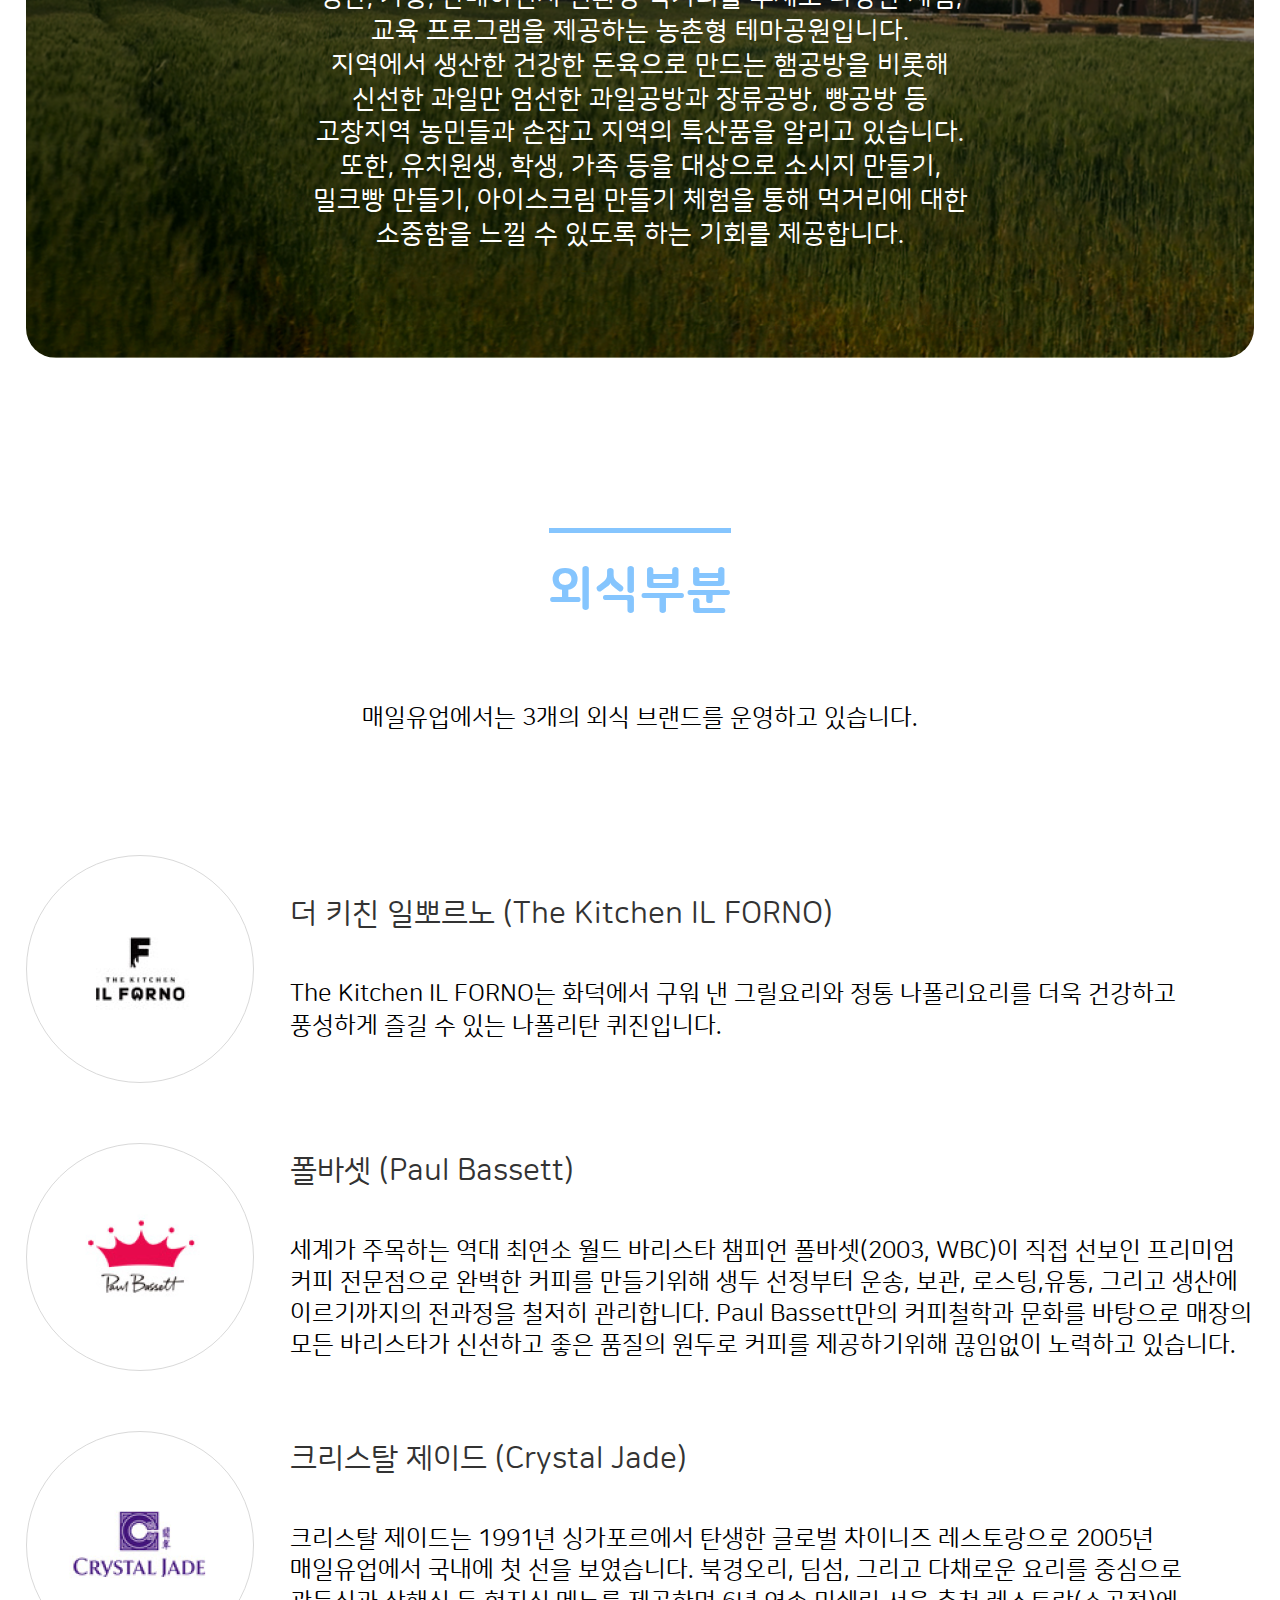
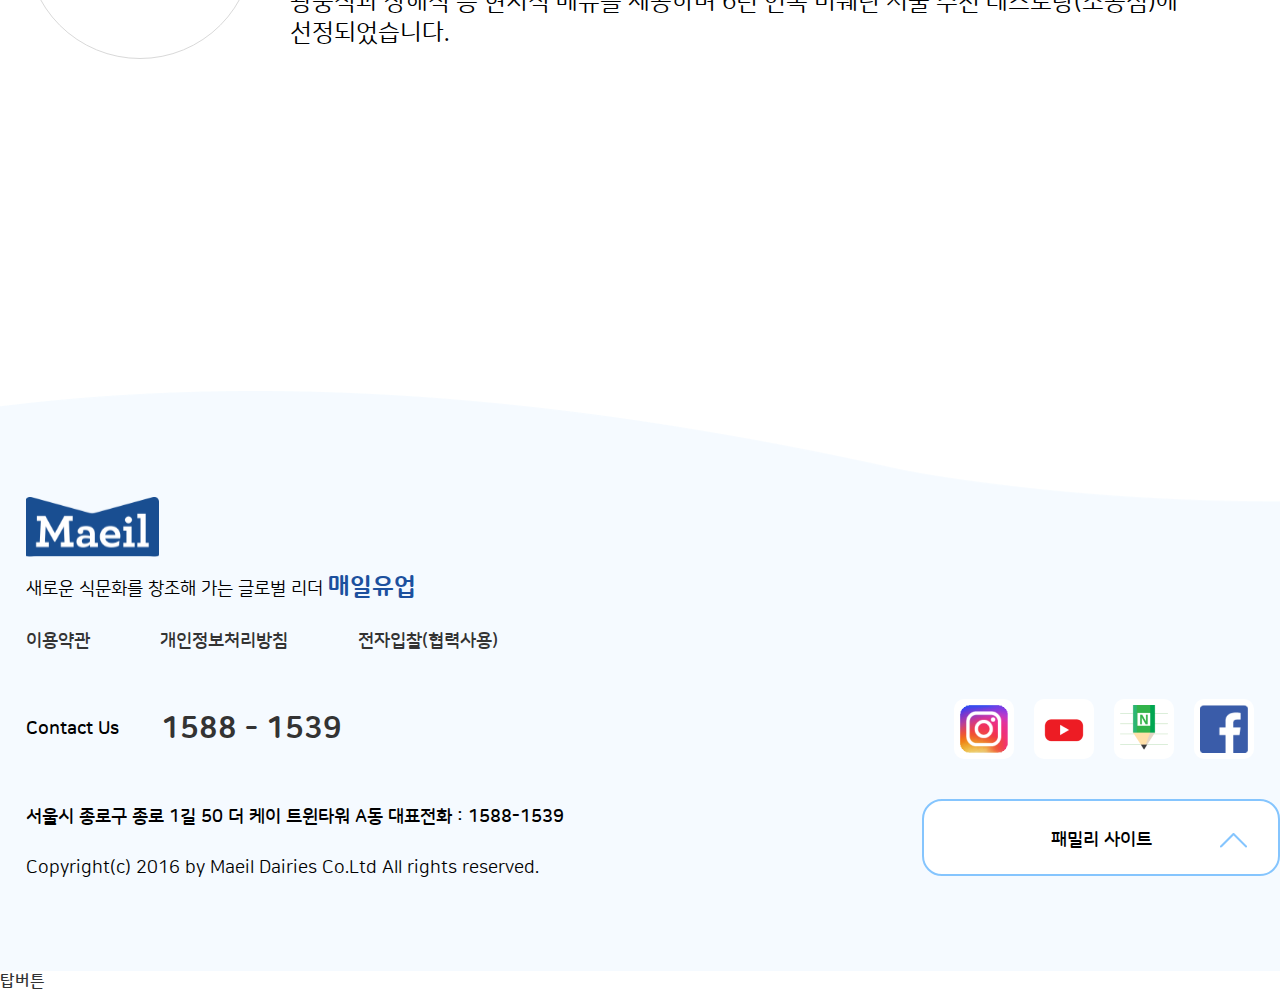
<file: sub/sub05.html>
<!DOCTYPE html>
<html lang="ko">

<head>
  <meta charset="UTF-8">
  <meta name="viewport" content="width=device-width, initial-scale=1.0">
  <title>IR | 매일유업</title>


  <!-- favicon -->
  <link rel="shortcut icon" href="../img/common/favicon.png" type="image/x-icon">

  <!-- font -->
  <link rel="stylesheet" href="../css/font.css">

  <!-- css -->
  <link rel="stylesheet" href="../css/reset.css">
  <link rel="stylesheet" href="../css/swiper-bundle.min.css">
  <link rel="stylesheet" href="../css/common.css">
  <link rel="stylesheet" href="../css/sub_common.css">
  <link rel="stylesheet" href="../css/sub.css">

  <!-- js -->
  <script src="../js/jquery-3.7.1.min.js"></script>
  <script src="../js/swiper-bundle.min.js"></script>
  <script src="../js/common.js"></script>
  <script src="../js/sub05.js"></script>


</head>

<body>
  <div id="wrap" class="sub05">
    <header id="header">
      <div class="inner">
        <ul class="header_top">
          <li><a href="#">인재채용</a></li>
          <li><a href="#">고객센터</a></li>
          <li><a href="#">공식스토어 바로가기</a></li>
        </ul>
        <div class="header_main">
          <h1><a href="../index.html"><img src="../img/common/logo.svg" alt="매일유업로고"></a></h1>
          <nav>
            <ul class="gnb">
              <li><a href="#">회사소개</a>
                <ul class="depth2">
                  <li><a href="#">회사소개</a></li>
                  <li><a href="../sub/sub01.html">가치체계</a></li>
                  <li><a href="#">인사말</a></li>
                  <li><a href="#">연구소</a></li>
                  <li><a href="#">공장</a></li>
                  <li><a href="#">글로벌사업</a></li>
                  <li><a href="#">오시는길</a></li>
                </ul>
              </li>
              <li><a href="#">제품소개</a>
                <ul class="depth2">
                  <li><a href="../sub/sub02.html">우유</a></li>
                  <li><a href="#">발효유</a></li>
                  <li><a href="#">치즈</a></li>
                  <li><a href="#">주스</a></li>
                  <li><a href="#">커피 - tea</a></li>
                  <li><a href="#">곡물</a></li>
                  <li><a href="#">유아식</a></li>
                  <li><a href="#">건강식</a></li>
                  <li><a href="#">간편식</a></li>
                  <li><a href="#">아이간식</a></li>
                  <li><a href="#">디저트</a></li>
                  <li><a href="#">유지류/<br>음료베이스</a></li>
                  <li><a href="#">수입상품</a></li>
                  <li><a href="#">수출상품</a></li>
                  <li><a href="#">전체</a></li>
                </ul>
              </li>
              <li><a href="#">사회공헌</a>
                <ul class="depth2">
                  <li><a href="#">사회공헌 소개</a></li>
                  <li><a href="#">나눔활동</a></li>
                  <li><a href="../sub/sub03.html">사회공헌 연혁</a></li>
                  <li><a href="#">나눔소식</a></li>
                </ul>
              </li>
              <li><a href="#">상생 • 윤리경영</a>
                <ul class="depth2">
                  <li><a href="#">상생경영</a></li>
                  <li><a href="../sub/sub04.html">윤리경영</a></li>
                  <li><a href="#">가족친화 경영</a></li>
                  <li><a href="#">매일유업 동반성장</a></li>
                </ul>
              </li>
              <li><a href="#">IR</a>
                <ul class="depth2">
                  <li><a href="../sub/sub05.html">경영정보</a></li>
                  <li><a href="#">재무정보</a></li>
                  <li><a href="#">공시정보</a></li>
                  <li><a href="#">IR 자료실</a></li>
                  <li><a href="#">공고</a></li>
                </ul>
              </li>
              <li><a href="#">PR</a>
                <ul class="depth2">
                  <li><a href="#">공지사항</a></li>
                  <li><a href="#">광고</a></li>
                </ul>
              </li>
            </ul>
          </nav>
          <div class="lang">KOR
            <p>ENG</p>
          </div>
          <button class="ham_menu"></button>
        </div>
      </div>
      <div class="ham_bg"></div>
      <div class="ham_con">
        <div class="h_top">
          <h2><img src="../img/common/logo.svg" alt="매일유업 로고"></h2>
          <div class="ham_close"></div>
        </div>

        <div class="ham_list">
          <nav>
            <ul class="mgnb">
              <li><a href="#">회사소개</a>
                <ul class="mdepth2">
                  <li><a href="#">기업소개</a></li>
                  <li><a href="../sub/sub01.html">가치체계</a></li>
                  <li><a href="#">인사말</a></li>
                  <li><a href="#">연구소</a></li>
                  <li><a href="#">공장</a></li>
                  <li><a href="#">글로벌사업</a></li>
                  <li><a href="#">오시는길</a></li>
                </ul>
              </li>
              <li><a href="#">제품소개</a>
                <ul class="mdepth2">
                  <li><a href="../sub/sub02.html">우유</a></li>
                  <li><a href="#">발효유</a></li>
                  <li><a href="#">치즈</a></li>
                  <li><a href="#">주스</a></li>
                  <li><a href="#">커피 - tea</a></li>
                  <li><a href="#">곡물</a></li>
                  <li><a href="#">유아식</a></li>
                  <li><a href="#">건강식</a></li>
                  <li><a href="#">간편식</a></li>
                  <li><a href="#">아이간식</a></li>
                  <li><a href="#">디저트</a></li>
                  <li><a href="#">유지류/<br>음료베이스</a></li>
                  <li><a href="#">수입상품</a></li>
                  <li><a href="#">수출상품</a></li>
                  <li><a href="#">전체</a></li>
                </ul>
              </li>
              <li><a href="#">사회공헌</a>
                <ul class="mdepth2">
                  <li><a href="#">사회공헌 소개</a></li>
                  <li><a href="#">나눔활동</a></li>
                  <li><a href="../sub/sub03.html">사회공헌 연혁</a></li>
                  <li><a href="#">나눔소식</a></li>
                </ul>
              </li>
              <li><a href="#">상생 • 윤리경영</a>
                <ul class="mdepth2">
                  <li><a href="#">상생경영</a></li>
                  <li><a href="../sub/sub04.html">윤리경영</a></li>
                  <li><a href="#">가족친화 경영</a></li>
                  <li><a href="#">매일유업 동반성장</a></li>
                </ul>
              </li>
              <li><a href="#">IR</a>
                <ul class="mdepth2">
                  <li><a href="../sub/sub05.html">경영정보</a></li>
                  <li><a href="#">재무정보</a></li>
                  <li><a href="#">공시정보</a></li>
                  <li><a href="#">IR 자료실</a></li>
                  <li><a href="#">공고</a></li>
                </ul>
              </li>
              <li><a href="#">PR</a>
                <ul class="mdepth2">
                  <li><a href="#">공지사항</a></li>
                  <li><a href="#">광고</a></li>
                </ul>
              </li>
            </ul>
          </nav>
        </div>
      </div>
    </header>
    <main id="sub_main">
      <!-- sub_banner -->
      <section id="sub_banner">
        <div class="inner">
          <h2>경영정보</h2>
          <p>고객의 <span>건강</span>을 지키고 <span>복</span>을 창출한다.</p>
          <ul class="chapter">
            <li><a href="../index.html"><img src="../img/sub/icon_home.png" alt="홈화면"></a></li>
            <li><a href="#">IR</a></li>
            <li><a href="sub04.html">경영정보</a></li>
          </ul>
          <ol class="sub_menu">
            <li class="on"><a href="#">경영정보</a></li>
            <li><a href="#">재무정보</a></li>
            <li><a href="#">공시정보</a></li>
            <li><a href="#">IR 자료실</a></li>
            <li><a href="#">공고</a></li>
          </ol>
          <div class="sub_menu_m">
            <ul class="sub_m_left">
              <li>IR</li>
              <li class="btn_on"><button>리스트보기</button></li>
            </ul>
            <div class="sub_m_list">
              <h4>경영정보</h4>
              <ul>
                <li class="on">
                  <a href="#">경영정보</a>
                </li>
                <li>
                  <a href="#">재무정보</a>
                </li>
                <li>
                  <a href="#">공시정보</a>
                </li>
                <li>
                  <a href="#">IR 자료실</a>
                </li>
                <li>
                  <a href="#">공고</a>
                </li>
              </ul>
            </div>
          </div>
        </div>
      </section>
      <!-- //sub_banner -->

      <!-- maeil -->
      <section id="maeil">
        <div class="inner">
          <h3>초일류 건강기업 매일유업</h3>
          <strong>유가공 전반적 사업분야를 영위</strong>
          <small>매일유업은 유가공의 전반적 사업분야를 영위하고 있습니다.<br>
            매일유업은 선택과 집중을 통해 유가공 각 부문별 경쟁력 강화와 더불어<br>
            식품 전반에 걸친 건강기업으로 도약하기 위해 <br>
            제2의 성장동력이 될 신규사업 개발에도 노력하고 있습니다.<br>
            앞으로도 매일유업은 초일류 제품과 서비스로 <br>
            고객의 건강을 지키고 행복을 창출하기 위해 노력하겠습니다.</small>
        </div>
      </section>
      <!-- //maeil -->

      <!-- business -->
      <section id="business">
        <div class="inner">
          <h3>Business Areas</h3>
          <strong>경영분야</strong>
          <small>매일유업의 경영 분야에 대한 사업 분포도를 안내해 드립니다.</small>
          <div class="area"><img src="../img/sub/business.png" alt="business분포도"></div>
        </div>
      </section>
      <!-- //business -->

      <!-- stock -->
      <section id="stock">
        <div class="inner">
          <h3>Stock Holder</h3>
          <strong>매일유업 주주구성</strong>
          <small>매일유업 전체 주주구성에 관해 안내해드립니다.</small>
          <table>
            <caption>매일유업 주주구성</caption>
            <tr>
              <td>1</td>
              <td>매일홀딩스</td>
              <td>31.06%</td>
            </tr>
            <tr>
              <td>2</td>
              <td>기타 특수관계인 등</td>
              <td>13.79%</td>
            </tr>
            <tr>
              <td>3</td>
              <td>진암사회복지재단</td>
              <td>9.00%</td>
            </tr>
            <tr>
              <td>4</td>
              <td>(주) 복원</td>
              <td>2.59%</td>
            </tr>
            <tr>
              <td>5</td>
              <td>기타주주</td>
              <td>43.56%</td>
            </tr>
          </table>
        </div>
      </section>
      <!-- //stock -->

      <!-- shangha -->
      <section id="shangha">
        <div class="inner">
          <h3>계열사 소개</h3>
          <div class="shangha_txt">
            <div class="shangha_more">
              <h4>상하농원</h4>
              <p><a href="#">더보기</a></p>
            </div>
            <small>지역 농민들과 함께 안전하고 믿을 수 있는 친환경 농축산물을<br>
              생산, 가공, 판매하면서 친환경 먹거리를 주제로 다양한 체험,<br>
              교육 프로그램을 제공하는 농촌형 테마공원입니다. <br>
              지역에서 생산한 건강한 돈육으로 만드는 햄공방을 비롯해 <br>
              신선한 과일만 엄선한 과일공방과 장류공방, 빵공방 등 <br>
              고창지역 농민들과 손잡고 지역의 특산품을 알리고 있습니다. <br>
              또한, 유치원생, 학생, 가족 등을 대상으로 소시지 만들기,<br>
              밀크빵 만들기, 아이스크림 만들기 체험을 통해 먹거리에 대한<br>
              소중함을 느낄 수 있도록 하는 기회를 제공합니다.</small>
          </div>
        </div>
      </section>
      <!-- //shangha -->

      <!-- eat_out -->
      <section id="eat_out">
        <div class="inner">
          <div class="tit">
            <h3>외식부분</h3>
            <small>매일유업에서는 3개의 외식 브랜드를 운영하고 있습니다.</small>
          </div>
          <div class="out_list">
            <ul>
              <li class="out_img">더 키친 일뽀르노</li>
              <li class="out_txt">
                <h4><a href="#">더 키친 일뽀르노 (The Kitchen IL FORNO)</a></h4>
                <p>The Kitchen IL FORNO는 화덕에서 구워 낸 그릴요리와 정통 나폴리요리를 더욱 건강하고
                  풍성하게 즐길 수 있는 나폴리탄 퀴진입니다.</p>
                <button class="btn_more">더보기</button>
              </li>
            </ul>
            <ul>
              <li class="out_img">폴바셋</li>
              <li class="out_txt">
                <h4><a href="#">폴바셋 (Paul Bassett)</a></h4>
                <p>세계가 주목하는 역대 최연소 월드 바리스타 챔피언 폴바셋(2003, WBC)이 직접 선보인
                  프리미엄 커피 전문점으로 완벽한 커피를 만들기위해 생두 선정부터 운송, 보관, 로스팅,유통,
                  그리고 생산에 이르기까지의 전과정을 철저히 관리합니다.
                  Paul Bassett만의 커피철학과 문화를 바탕으로 매장의 모든 바리스타가 신선하고 좋은 품질의
                  원두로 커피를 제공하기위해 끊임없이 노력하고 있습니다.</p>
                <button class="btn_more">더보기</button>
              </li>
            </ul>
            <ul>
              <li class="out_img">크리스탈 제이드</li>
              <li class="out_txt">
                <h4><a href="#">크리스탈 제이드 (Crystal Jade)</a></h4>
                <p>크리스탈 제이드는 1991년 싱가포르에서 탄생한 글로벌 차이니즈 레스토랑으로 2005년 매일유업에서 국내에 첫 선을
                  보였습니다. 북경오리, 딤섬, 그리고 다채로운 요리를 중심으로 광둥식과 상해식 등 현지식 메뉴를 제공하며
                  6년 연속 미쉐린 서울 추천 레스토랑(소공점)에 선정되었습니다.</p>
                <button class="btn_more">더보기</button>
              </li>
            </ul>
          </div>
        </div>
      </section>
      <!-- //eat_out -->
    </main>

    <footer id="footer">
      <div class="footer_bg"></div>
      <div class="inner">
        <h2><img src="../img/common/logo.svg" alt="매일유업로고"></h2>
        <p>새로운 식문화를 창조해 가는 글로벌 리더 <span> 매일유업</span></p>
        <ol class="footer_link">
          <li><a href="#">이용약관</a></li>
          <li><a href="#">개인정보처리방침</a></li>
          <li><a href="#">전자입찰(협력사용)</a></li>
        </ol>
        <div class="footer_con">
          <ul class="footer_tel">
            <li>Contact Us</li>
            <li><a href="tel:1588-1539">1588 - 1539</a></li>
          </ul>
          <ul class="footer_sns">
            <li><a href="#"><img src="../img/main/sns01_insta.png" alt="인스타그램"></a></li>
            <li><a href="#"><img src="../img/main/sns02_youtube.png" alt="유튜브"></a></li>
            <li><a href="#"><img src="../img/main/sns03_naver.png" alt="네이버포스트"></a></li>
            <li><a href="#"><img src="../img/main/sns04_facebook.png" alt="페이스북"></a></li>
          </ul>
        </div>
        <address>서울시 종로구 종로 1길 50 더 케이 트윈타워 A동 대표전화 : 1588-1539</address>
        <div class="copy">Copyright(c) 2016 by Maeil Dairies Co.Ltd All rights reserved.</div>

        <div class="family">
          <div class="family_click">
            <h3>패밀리 사이트</h3>
          </div>
          <ul class="family_list">
            <li><a href="#">매일홀딩스</a></li>
            <li><a href="#">매일헬스뉴트리션</a></li>
            <li><a href="#">제로투세븐</a></li>
            <li><a href="#">상하농원</a></li>
            <li><a href="#">엠즈씨드(폴바셋)</a></li>
            <li><a href="#">크리스탈제이드</a></li>
            <li><a href="#">엠즈씨드(더 키친 일뽀르노)</a></li>
            <li><a href="#">엠즈베버리지</a></li>
            <li><a href="#">엠즈푸드시스템</a></li>
            <li><a href="#">엠즈파트너스</a></li>
            <li><a href="#">레뱅드메일</a></li>
            <li><a href="#">엠디웰</a></li>
            <li><a href="#">매일오더</a></li>
            <li><a href="#">엠즈베이커스</a></li>
          </ul>
        </div>
      </div>
    </footer>

    <div class="go_top"><a href="#">탑버튼</a></div>

    <script src="https://unpkg.com/aos@next/dist/aos.js"></script>
    <script>
      document.addEventListener('DOMContentLoaded', function () {
        AOS.init({
          duration: 1000,
          once: true
        });
      });
    </script>

  </div>
</body>

</html>
</file>
<file: css/font.css>
@charset "UTF-8";

@font-face {
    font-family: 'NanumSquareRound';
    src: url('../font/NanumSquareRoundEB.woff2') format('woff2'),
        url('../font/NanumSquareRoundEB.woff') format('woff');
    font-weight: 800;
    font-style: normal;
    font-display: swap;
}

@font-face {
    font-family: 'NanumSquareRound';
    src: url('../font/NanumSquareRoundB.woff2') format('woff2'),
        url('../font/NanumSquareRoundB.woff') format('woff');
    font-weight: 700;
    font-style: normal;
    font-display: swap;
}

@font-face {
    font-family: 'NanumSquareRound';
    src: url('../font/NanumSquareRoundR.woff2') format('woff2'),
        url('../font/NanumSquareRoundR.woff') format('woff');
    font-weight: 400;
    font-style: normal;
    font-display: swap;
}

@font-face {
    font-family: 'NanumSquareRound';
    src: url('../font/NanumSquareRoundL.woff2') format('woff2'),
        url('../font/NanumSquareRoundL.woff') format('woff');
    font-weight: 300;
    font-style: normal;
    font-display: swap;
}
</file>
<file: css/common.css>
@charset "UTF-8";

:root{
  --main-color: #1C509E;
  --sub-color: #85C5FE;
  --point-color: #3071F2;
  --bg_base01: #E5F3FE;
  --bg_base02: #F5FAFE;
  --font-grey: #999;
  --border: #D9D9D9;
  --font: 'NanumSquareRound';
}

@keyframes rotate{
  0%{
    transform: rotate(0);
  }
  100%{
    transform: rotate(90deg);
  }
}

body{
  font-family: 'NanumSquareRound', sans-serif;
  line-height: 1.3;
  font-size: 1.6rem;
  font-weight: 700; /* bold */
  color: #000;
  overflow-x: hidden;
}
body::-webkit-scrollbar{
  width: 10px;
  background: var(--bg_base02);
}
body::-webkit-scrollbar-thumb{
  width: 100%;
  background: var(--sub-color);
  border-radius: 50px;
}

.inner{
  max-width: 1456px;
  margin: 0 auto;
}
@media(max-width: 1600px){
  .inner{
    padding: 0 2%;
  }
}
@media(max-width:1024px){
  .inner{
    padding: 0 25px;
  }
}
@media(max-width: 768px){
  .inner{
    padding: 0 16px;
  }
}


section .sub_txt small::before{
  position: absolute;
  bottom: 10%;
  left: 50%;
  transform: translateX(-50%);
  content: "";
  display: block;
  width: 180px;
  height: 17px;
  background: var(--sub-color);
  z-index: -1;
  border-radius: 3px;
}
section .sub_txt small{
  position: relative;
  display: inline-block;
  font-size: 2.4rem;
  font-weight: 800;
}
section .sub_txt .head_txt{
  align-items: center;
  padding-top: 35px;
}
section .sub_txt .head_txt h2{
  font-size: 6rem;
  font-weight: 800;
  padding-bottom: 45px;
}
section .sub_txt .head_txt p{
  font-size: 1.8rem;
  padding-bottom: 45px;
}
/* //나중에 전체 포함 txt */

/* 태블릿 */
@media(max-width:1024px){
  section .sub_txt small{
    font-size: 1.8rem;
  }
  section .sub_txt small::before{
    height: 15px;
  }
  section .sub_txt .head_txt{
    padding-top: 20px;
  }
  section .sub_txt .head_txt h2{
    font-size: 4rem;
    padding-bottom: 20px;
  }
  section .sub_txt .head_txt p{
    font-size: 1.4rem;
    padding-bottom: 0;
  }
}
/* 모바일 */
@media(max-width: 768px){
  section .sub_txt small{
    font-size: 1.4rem;
  }
  section .sub_txt small::before{
    height: 12px;
    bottom: 0;
  }
/*   section .sub_txt .head_txt{
  } */
  section .sub_txt .head_txt h2{
    font-size: 2.6rem;
  }
  section .sub_txt .head_txt p{
    font-size: 1.4rem;
  }
}


/* header */
#header{
  width: 100%;
  border-bottom: 1px solid var(--font-grey);
  background: #fff;
}

#header.fix{
  position: fixed;
  z-index: 100;
  border: 0;
  animation: nature 1s;
}

#header .inner{
  max-width: 1920px;
  padding: 0 5.25%;
}
/* header_top */
#header .header_top{
  display: flex;
  width: 100%;
  justify-content: end;
  padding: 8px 0;
  gap: 31px;
}
#header .header_top h1 a img{
  width: 100%;
  display: block;
  height: 100%;
}
#header .header_top li a{
  display: block;
  padding: 8px 16px 6px;
  background: var(--point-color);
  color: #fff;
  font-weight: 400;
  font-size: 1.4rem;
  border-radius: 30px;
}
/* header_main */
#header .header_main{
  display: flex;
  width: 100%;
  height: 110px;
  justify-content: space-between;
  align-items: center;
}
#header .header_main nav{
  margin-right: auto;
  margin-left: 210px;
}
#header .header_main nav .gnb{
  display: flex;
}
#header .header_main nav .gnb > li{
  position: relative;
}
#header .header_main nav .gnb > li > a{
  display: block;
  font-size: 2.2rem;
  padding: 42px 50px;
}
#header .header_main nav .gnb > li .depth2::before{
  content: "";
  display: block;
  position: absolute;
  top: -6px;
  left: 50%;
  width: 12px;
  height: 12px;
  transform: translate(-50%);
  background: var(--point-color);
  border-radius: 50%;
}
#header .header_main nav .gnb > li .depth2{
  display: none;
  position: absolute;
  width: 195px;
  top: 112.59px;
  left: 50%;
  transform: translateX(-50%);
  background: #fff;
  padding: 23px 0 20px;
  border-radius: 0 0 20px 20px;
  z-index: 120;
}
#header .header_main nav .gnb > li .depth2.fix{
  top: 111.13px
}
#header .header_main nav .gnb > li .depth2 li{
  text-align: center;
}
#header .header_main nav .gnb > li .depth2 li a{
  display: block;
  padding: 10px 20px;
  font-size: 2rem;
  font-weight: 400;
  transition: color 0.5s;
}
#header .header_main nav .gnb > li .depth2 li:hover a {
  font-weight: 700;
  color: var(--point-color);
  transition: font-weight 0.5s;
}
/* lang */
#header .header_main .lang {
  position: relative;
  margin-right: auto;
  margin-left: 71px;
  padding: 42px 12px;
  font-size: 2rem;
  cursor: pointer;
}
#header .header_main .lang p::before{
  content: "";
  display: block;
  width: 12px;
  height: 12px;
  background: var(--point-color);
  border-radius: 50%;
  position: absolute;
  top: -6px;
  left: 50%;
  transform: translateX(-50%);
}
#header .header_main .lang p{
  width: 64px;
  height: 38px;
  display: flex;
  align-items: center;
  position: absolute;
  left: 0;
  left: 50%;
  transform: translateX(-50%);
  border: 1px solid var(--border);
  background: #fff;
  border-radius: 10px;
  text-align: center;
  padding: 9px 11px 7px;
}
/* ham전체메뉴 */
#header .ham_menu{
  width: 35px;
  height: 23px;
  background: url(../img/common/ham_menu.png) no-repeat center / cover;
  cursor: pointer;
}
/* ham mgnb */
.ham_bg{
  display: none;
  width: 100%;
  height: 100%;
  background: rgba(0, 0, 0, 0.5);
  position: fixed;
  top: 0;
  left: 0;
  z-index: 50;
}
.ham_con{
  display: none;
  width: calc(100% /2.5);
  height: 100%;
  position: fixed ;
  top: 0;
  right: 0;
  background: #fff;
  z-index: 100;
  overflow-y: scroll;
}
/* 전체메뉴클릭 시 바디화면 스크롤x */
.hidden{
  overflow:hidden;
}
.ham_con::-webkit-scrollbar{
  display: none;
}
.ham_con .h_top{
  display: flex;
  align-items: center;
  justify-content: space-between;
  border-bottom: 1px solid var(--font-grey);
  padding: 68px 13% 20px 45px;
}

.ham_con .h_top .ham_close{
  width: 35px;
  height: 35px;
  background: url(../img/main/ham_close.png) no-repeat center / cover;
  cursor: pointer;
}
.ham_con .ham_list{
  height: 100vh;
  padding: 80px 0 80px 45px;
  margin: 0 0 250px;
}
.ham_con .ham_list .mgnb{
  display: grid;
  gap: 60px;
  position: relative;
}
.ham_con .ham_list .mgnb > li > a{
  font-size: 3rem;
}
.ham_con .ham_list .mgnb > li.active > a{
  position: relative;
  color: var(--point-color);
  transition: all 0.5s;
}
.ham_con .ham_list .mgnb > li.active > a::before{
  content: "";
  position: absolute;
  top: -15px;
  right: -20px;
  display: block;
  width: 14px;
  height: 14px;
  background: var(--point-color);
  border-radius: 50%;
  animation: on 1s;
}
.ham_con .ham_list .mgnb > li .mdepth2{
  position: absolute;
  top: 0;
  left: 50%;
  gap: 34px;
  display: grid;
  font-size: 2.6rem;
}
.ham_con .ham_list .mgnb > li .mdepth2 li a{
  transition: all 0.5s;
}
.ham_con .ham_list .mgnb > li .mdepth2 li:hover a{
  color: var(--point-color);
}

@media (max-width: 1730px){
  #header .header_main nav{
    margin-left: 150px;
  }
  #header .header_main nav .gnb > li > a{
    padding: 42px 40px;
  }
  #header .header_main .lang{
    margin-left: 50px;
  }
}
@media (max-width: 1580px){
  #header .header_main{
    height: 102px;
  }
  #header .header_main nav{
    margin-left: 80px;
  }
  #header .header_main nav .gnb > li > a{
    padding: 38px 35px;
    font-size: 2rem;
  }
  #header .header_main nav .gnb > li .depth2.fix {
    top: 102px;
  }
  #header .header_main nav .gnb > li .depth2{
    top: 102.59px;
  }
  #header .header_main nav .gnb > li .depth2 li a{
    font-size: 1.8rem;
    padding: 10px;
  }
  #header .header_main .lang {
    margin-left: 25px;
    font-size: 1.8rem;
  }
  #header .header_main .lang p::before{
    width: 10px;
    height: 10px;
  }
  #header .header_main .lang p{
    width:55px;
    height: 35px;
    font-size: 1.4rem;
    padding: 9px 13px 8px;
  }
  .ham_con .h_top{
    padding: 60px 10% 20px 45px;
  }
}
@media (max-width: 1340px){
  .ham_con{
    display: none;
    width: calc(100% / 2);
  }
}
@media (max-width: 1290px){
  #header .header_main nav {
    margin-left: 30px;
  }
  #header .header_main nav .gnb > li > a{
    padding: 40px 30px;
    font-size: 1.8rem;
  }
  #header .header_main nav .gnb > li .depth2 {
    width: 160px;
    top: 103.59px;
  }
  #header .header_main nav .gnb > li .depth2 li a{
    font-size: 1.6rem;
    padding: 10px 0;
  }
  #header .header_main .lang{
    margin-left: 0;
    font-size: 1.6rem;
  }
}
@media (max-width: 1110px){
  .ham_con{
    width: calc(100% / 2);
  }
  .ham_con .h_top{
    padding: 61px 13% 20px 45px;
  }
  #header .header_main nav .gnb > li > a{
    padding: 40px 22px;
  }
}

/* 태블릿 */
@media(max-width:1024px){
  #header .header_main nav{
    display: none;
  }
  #header .header_main .lang{
    display: none;
  }
  #header .header_top{
    gap: 15px;
  }
  #header .inner{
    padding: 0 25px;
  }
  #header .header_main{
    height: 85px;
  }
  #header .header_main h1{
    height: 45px;
  }
  #header .header_main h1 a img{
    display: block;
    height: 100%;
  }
  #header .ham_menu{
    width: 42px;
    height: 23px;
    background-size: contain;
  }

  .ham_con{
    width: 60%;
  }
  .ham_con .h_top{
    padding: 67px 25px 20px;
  }
  .ham_con .h_top h2{
    height: 45px;
  }
  .ham_con .h_top h2 img{
    height: 100%;
  }
  .ham_con .h_top .ham_close{
    width: 28px;
    height: 28px;
  }
  .ham_con .ham_list{
    padding: 60px 25px;
    margin: 0 0 100px;
  }
  .ham_con .ham_list .mgnb{
    gap: 30px;
  }
  .ham_con .ham_list .mgnb > li > a{
    font-size: 2rem;
  }
  .ham_con .ham_list .mgnb > li.active > a::before{
    width: 8px;
    height: 8px;
    top: -12px;
    right: -15px;
  }
  .ham_con .ham_list .mgnb > li .mdepth2 {
    left: 50%;
    font-size: 1.6rem;
    gap: 25px;
  }
  .ham_con .ham_list .mgnb > li:nth-child(2) .mdepth2 li:nth-child(12) a br{
    display: none;
  }
}

/* 모바일 */
@media(max-width:768px){
  #header .inner{
    padding: 0 16px;
  }
  #header .header_top{
    display: none;
  }
  #header .header_main{
    height: 100px;
    align-items: center;
    padding-top: 16px;
  }
  #header .header_main h1{
    height: 34px;
  }
  #header .ham_menu{
    width: 28px;
    height: 19px;
  }
  .ham_con{
    width: 100%;
  }
  .ham_con .h_top{
    height: 100px;
  }
  .ham_con .h_top h2{
    height: 34px;
  }
  .ham_con .h_top {
    padding: 41px 16px 24px;
  }
  .ham_con .h_top .ham_close{
    width: 24px;
    height: 24px;
  }
  .ham_con .ham_list{
    padding: 60px 16px;
    margin: 0;
  }
  .ham_con .ham_list .mgnb > li .mdepth2 {
    left: 60%;
  }
}

/* footer */
#footer{
  width: 100%;
  height: 712px;
  position: relative;
  padding-top: 238px;
}
#footer h2{
  height: 60px;
}
#footer h2 img{
  height: 100%;
}
#footer .footer_bg{
  width: 100%;
  height: 580px;
  position: absolute;
  bottom: 0;
  left: 0;
  background: url(../img/main/footer_bg.png) no-repeat center /cover;
  z-index: -1;
}
#footer .inner{
  max-width: 1720px;
  height: 100%;
  position: relative;
}
#footer p{
  font-size: 1.8rem;
  font-weight: 400;
  padding: 15px 0 27px;
}
#footer p span{
  font-size: 2.4rem;
  color: var(--main-color);
  font-weight: 800;
}
#footer .footer_link{
  display: flex;
  font-size: 1.8rem;
  gap: 70px;
}
#footer .footer_link li a{
  transition: all 0.5s;
}
#footer .footer_link li:hover a{
  color: var(--point-color);
}
/* footer_con */
#footer .footer_con{
  display: flex;
  flex-wrap: wrap;
  align-items: center;
  justify-content: space-between;
  padding: 46px 0 47px;
}
#footer .footer_con .footer_tel{
  display: flex;
  align-items: center;
  gap: 42px;
}
#footer .footer_con .footer_tel li{
  font-size: 1.8rem;
}
#footer .footer_con .footer_tel li a{
  display: block;
  font-size: 3rem;
  font-weight: 800;
}
#footer .footer_con .footer_tel li a{
  pointer-events: none;
}
#footer .footer_con .footer_sns{
  display: flex;
  gap: 20px;
  z-index: 2;
}
#footer .footer_con .footer_sns li{
  width: 60px;
  height: 60px;
  background: #fff;
  padding: 6px;
  border-radius: 10px;
}
#footer .footer_con .footer_sns li a{
  display: block;
}
#footer .footer_con .footer_sns li a img{
  width: 100%;
  height: 100%;
  cursor: pointer;
}
#footer address{
  display: block;
  font-size: 1.8rem;
  font-weight: 700;
}
#footer .copy{
  font-size: 1.8rem;
  font-weight: 400;
  padding-top: 27px;
}

/* 태블릿 */
@media(max-width: 1024px){
  #footer{
    height: 445px;
    padding-top: 100px;
  }
  #footer .footer_bg{
    height: 420px;
    background-position: 50% center;
  }
  #footer h2{
    height: 45px;
  }
  #footer h2 img{

    height: 100%;
  }
  #footer p{
    font-size: 1.4rem;
  }
  #footer p span{
    font-size: 1.8rem;
    padding: 10px 0 20px;
  }
  #footer .footer_link{
    gap: 20px;
    font-size: 1.4rem;
  }
  #footer .footer_con{
    padding: 35px 0;
  }
  #footer .footer_con .footer_tel li{
    font-size: 1.4rem;
  }
  #footer .footer_con .footer_tel li a{
    font-size: 2rem;
  }
  #footer .footer_con .footer_sns{
    gap: 15px;
  }
  #footer .footer_con .footer_sns li{
    width: 42px;
    height: 42px;
  }
  #footer address{
    font-size: 1.4rem;
  }
  #footer .copy{
    font-size: 1.4rem;
    padding-top: 5px;
  }

  .family .family_click{
    display: none;
  }
}
/* 모바일 */
@media(max-width: 768px){
  #footer {
    height: 510px;
    padding-top: 160px;
  }
  #footer .footer_bg{
    height: 406px;
  }
  #footer .inner{
    text-align: center;
    padding: 0 0 30px;
  }
  #footer h2{
    height: 34px;
    justify-content: center;
  }
  #footer p{
    padding: 10px 0 34px;
    font-size: 1.2rem;
  }
  #footer p span{
    font-size: 1.6rem;
  }
  #footer .footer_link{
    justify-content: center;
  }
  #footer .footer_con{
    display: block;
    padding: 23px 0 35px;
  }
  #footer .footer_con .footer_tel{
    display: block;
    text-align: center;
  }
  #footer .footer_con .footer_tel li a{
    pointer-events: unset;
  }
  #footer .footer_con .footer_tel li{
    display: block;
  }
  #footer .footer_con .footer_sns{
    justify-content: center;
    margin-top: 38px;
  }
  #footer address{
    font-size: 1.2rem;
  }
  #footer .copy{
    font-size: 1.2rem;
  }
}

/* section 간 간격 맞추기 - 태블릿, 모바일 */


/* family */
.family .family_click{
  width: 358px;
  height: 77px;
  position: absolute;
  bottom: 95px;
  right: 0;
  border: 2px solid var(--sub-color);
  background: #fff;
  text-align: center;
  padding: 28px 0 0;
  border-radius: 20px;
  cursor: pointer;
  z-index: 10;
}
.family_click h3{
  font-size: 1.8rem;
  font-weight: 700;
  position: relative;
  background: #fff url(../img/main/family_bar.png) no-repeat right 30px center;
}
.family .family_list{
  display: none;
  position: absolute;
  bottom: 95px;
  right: 0;
  width: 358px;
  background: #fff;
  border: 1px solid var(--sub-color);
  border-radius: 20px;
  padding: 25px 0 102px;
  z-index: 2;
  text-align: center;
}
.family .family_click.active h3{
  color: var(--sub-color);
}
.family .family_list li{
  cursor: pointer;
}
.family .family_list li a{
  display: block;
  padding-bottom: 15px;
  transition: all 0.5s;
}
.family .family_list li:hover a{
  color: var(--sub-color);
}
.family .family_list li:last-child a{
  padding-bottom: 0;
}


/* sub_banner */
#sub_banner{
  padding: 170px 0 70px;
}
#sub_banner .inner{
  max-width: 1720px;
  margin: 0 auto;
  text-align: center;
}
#sub_banner h2{
  font-size: 6rem;
  font-weight: 800;
}
#sub_banner p{
  font-size: 3.4rem;
  padding-top: 80px;
  color: var(--font-grey);
  font-weight: 400;
}
#sub_banner p span{
  color: var(--main-color);
  font-weight: 700;
}
#sub_banner .chapter{
  display: flex;
  text-align: left;
  gap: 40px;
  padding: 120px 0 25px;
}
#sub_banner .chapter li{
  position: relative;
}
#sub_banner .chapter li a{
  display: block;
  color: var(--font-grey);
  font-size: 2.4rem;
}
#sub_banner .chapter li::before{
  content: "";
  display: block;
  width: 14px;
  height: 14px;
  position: absolute;
  top: 5px;
  transform: rotate(45deg);
  left: -30px;
  border-top: 2px solid var(--font-grey);
  border-right: 2px solid var(--font-grey);
}
#sub_banner .chapter li:nth-child(1):before{
  display: none;
}
#sub_banner .sub_menu{
  width: 100%;
  height: 130px;
  background: var(--bg_base02);
  border-radius: 20px;
  display: flex;
  align-items: center;
  justify-content: center;
  gap: 70px;
}
#sub_banner .sub_menu li{
  position: relative;
}
#sub_banner .sub_menu li a{
  font-size: 2.6rem;
  transition: all 0.5s;
}
#sub_banner .sub_menu li:hover a{
  color: var(--point-color);
}
#sub_banner .sub_menu li.on a{
  color: var(--point-color);
}

@keyframes nature{
  0%{
    opacity: 0;
  }
  100%{
    opacity: 100;
  }
}
#sub_banner .sub_menu li.on a::before{
  content: "";
  display: block;
  width: 12px;
  height: 12px;
  background: var(--point-color);
  border-radius: 50%;
  position: absolute;
  top: -10px;
  right: -14px;
  animation: nature 0.5s;
}

@media(max-width: 1180px){
  #sub_banner .sub_menu{
    gap: 50px;
  }
  #sub_banner .sub_menu li a{
    font-size: 2.4rem;
  }
}

/* 태블릿 */
@media(max-width: 1024px){
  #sub_banner{
    padding: 120px 0 116px;
  }
  #sub_banner h2{
    font-size: 4rem;
  }
  #sub_banner p{
    font-size: 2.6rem;
  }
  #sub_banner p span{
    font-weight: 800;
  }
  #sub_banner .chapter{
    padding: 126px 0 16px;
  }
  #sub_banner .chapter li a{
    height: 20px;
  }
  #sub_banner .chapter li a img{
    width: 20px;
    height: 100%;
    margin-top: 3px;
  }
  #sub_banner .chapter li a{
    font-size: 2rem;
  }
  #sub_banner .chapter li::before{
    width: 9px;
    height: 9px;
    top: 7px;
  }
  #sub_banner .sub_menu li.on a::before{
    width: 9px;
    height: 9px;
  }
  #sub_banner .sub_menu{
    height: 90px;
    gap: 40px;
  }
  #sub_banner .sub_menu li a{
    font-size: 2rem;
    font-weight: 700;
  }
}
@media(max-width: 900px){
  #sub_banner .sub_menu{
    gap: 20px;
  }
}

/* 모바일 sub_menu보기 */
.sub_menu_m{
  height: 55px;
  width: 100%;
  display: flex;
  margin: 100px 0;
  display: none;
}
/* sub_m_left */
.sub_menu_m .sub_m_left{
  position: relative;
  width: 50%;
  height: 100%;
  background: var(--bg_base01);
  display: flex;
  align-items: center;
  justify-content: center;
  padding-top: 5px;
  border-radius: 10px 0 0 10px;
  z-index: 10;
}
.sub_menu_m .sub_m_left li{
  font-size: 1.8rem;
  font-weight: 400;
}
.sub_menu_m .sub_m_left .btn_on button{
  position: absolute;
  right: 12px;
  top: 50%;
  transform: translateY(-50%);
  width: 13px;
  height: 13px;
  background: url(../img/sub/sub_m_list_button_on.png) no-repeat center;
  font-size: 0;
  cursor: pointer;
}

/* sub_m_list */
.sub_menu_m .sub_m_list{
  width: 50%;
  height: 100%;
  position: relative;
}
.sub_menu_m .sub_m_list h4{
  width: 100%;
  height: 100%;
  background: var(--sub-color);
  border-radius: 0 10px 10px 0;
  display: flex;
  justify-content: center;
  align-items: center;
  padding-top: 5px;
  color: #fff;
  font-size: 1.8rem;
  font-weight: 400;
  z-index: 50;
  position: relative;
}
.sub_menu_m .sub_m_list ul{
  width: 100%;
  position: absolute;
  top: 0;
  left: 50%;
  transform: translateX(-50%);
  background: #fff;
  border-radius: 0 10px 10px 10px;
  box-shadow: 1px 4px 15.5px rgba(0, 0, 0, 0.25);
  padding: 75px 0 20px 0;
  z-index: 2;
  display: none;
}
.sub_menu_m .sub_m_list ul li:hover a{
  color: var(--main-color);
}
.sub_menu_m .sub_m_list ul li a{
  display: block;
  padding: 8px 0;
  color: var(--font-grey);
  font-weight: 400;
  cursor: pointer;
  transition: all 0.5s;
}
.sub_menu_m .sub_m_list ul li.on a{
  color: var(--main-color);
}


/* 모바일 */
@media(max-width: 768px){
  #sub_banner .chapter{
    display: none;
  }
  #sub_banner {
    padding: 80px 0 0;
  }
  #sub_banner p{
    font-size: 1.8rem;
  }
  #sub_banner .sub_menu{
    display: none;
  }

  /* 모바일 sub_menu_list 보기 */
  .sub_menu_m{
    display: flex;
  }
}


/* 탑버튼 */
.go_top a.fix{
  display: block;
  width: 90px;
  height: 90px;
  border-radius: 50%;
  background: var(--sub-color) url(../img/main/go_top.png) no-repeat center;
  font-size: 0;
  position: fixed;
  bottom: 30px;
  right: 100px;
  z-index: 100;
  animation: nature 0.5s;
}

/* 태블릿 */
@media(max-width: 1024px){
  .go_top a.fix{
    width: 60px;
    height: 60px;
    background-size: 40%;
    right: 25px;
  }
}

/* 모바일 */
@media(max-width: 768px){
  .go_top a.fix{
    width: 40px;
    height: 40px;
    background-size: 40%;
    right: 16px;
  }
}
</file>
<file: css/sub_common.css>
#header .header_main nav .gnb > li .depth2{
  box-shadow: 0 0 8.8px rgb(153, 153, 153, 0.2);
}


/* section공통 */
section:not(:first-child){
  margin-top: 200px;
  text-align: center;
}
/* 공통 */
section h3{
  font-size: 5rem;
  color: var(--sub-color);
  font-weight: 800;
  position: relative;
}
section h3::before{
  content: "";
  display: block;
  width: 164px;
  height: 5px;
  position: absolute;
  left: 50%;
  transform: translateX(-50%);
  top: -30px;
  background: var(--sub-color);
}
section strong{
  display: block;
  margin: 70px 0 60px;
  font-size: 4rem;
  font-weight: 400;
}
section strong em{
  color: var(--main-color);
  font-weight: 700;
}
section small{
  display: block;
  font-size: 2.8rem;
  color: var(--font-grey);
  font-weight: 400;
  word-break: keep-all;
}

/* 태블릿 */
@media(max-width: 1024px){
  section h3::before{
    width: 106px;
    height: 4px;
  }
  section h3{
    font-size: 3.2rem;
  }
  section strong{
    font-size: 3rem;
    margin: 60px 0 70px;
  }
  section small{
    font-size: 2rem;
  }
  section:not(:first-child){
    margin-top: 150px;
  }
}

/* 모바일 */
@media(max-width: 768px){
  section:not(:first-child){
    margin-top: 100px;
  }
  section h3::before{
    width: 88px;
    height: 3px;
    left: 0;
    transform: translateX(0);
  }
  section h3{
    font-size: 2.6rem;
    text-align: left;
  }
  section strong {
    font-size: 2rem;
    margin: 30px 0 40px;
    word-break: keep-all;
  }
  section small{
    font-size: 1.6rem;
    word-break: keep-all;
  }
  #vision{
    text-align: left;
  }
}
</file>
<file: css/sub.css>
@charset "UTF-8";

:root{
  --main-color: #1C509E;
  --sub-color: #85C5FE;
  --point-color: #3071F2;
  --bg_base01: #E5F3FE;
  --bg_base02: #F5FAFE;
  --font-grey: #999;
  --border: #D9D9D9;
  --font: 'NanumSquareRound';
}


/* 서브01:기업소개-가치체계  */

.sub01{
/* visual */
#visual{
  width: 100%;
  height: 745px;
  margin: 70px 0 0;
}
#visual .inner{
  max-width: 1456px;
  height: 100%;
  background: url(../img/sub/sub_01_visual.png) no-repeat center / cover;
  border-radius: 50px;
  display: flex;
  align-items: center;
  justify-content: center;
}
#visual h2{
  font-size: 8rem;
  color: #fff;
}
}

@media(max-width: 1600px){
.sub01{
  #visual .inner{
    margin: 0 3%;
  }
  }
}

/* 태블릿 */
@media(max-width: 1024px){
  .sub01{
  #visual{
    height: 600px;
  }
  #visual .inner{
    margin: 0 25px;
    background-position: center top -5px;
  }
  #visual h2{
    font-size: 5rem;
    font-weight: 700;
  }
  }
}
@media(max-width: 900px){
  .sub01{
  #visual{
    height: 418px;
  }
  }
}
@media(max-width: 900px){
  .sub01{
  #visual{
    position: relative;
    z-index: -10;
  }
  }
}
/* 모바일 */
@media(max-width: 768px){
  .sub01{
  #visual{
    height: 400px;
  }
  #visual .inner{
    margin: 0;
    border-radius: 0;
    background: url(../img/sub/sub_01_visual.png) no-repeat center / cover;
  }
  #visual h2{
    font-size: 3rem;
    padding-top: 180px;
  }

  /* vision */
  #vision strong > br{
    display: none;
  }
  }
}


/* mission */
.sub01{
#mission h3::before{
  width: 204px;
}
#mission strong{
  padding: 10px 0 20px;
}
#mission small{
  color: #000;
}
}

@media(max-width: 1024px){
  .sub01{
  #mission h3::before{
    width: 131px;
  }
  #mission strong{
    margin: 60px 0;
  }
  }
}

/* 모바일 */
@media(max-width: 768px){
  .sub01{
  #mission{
    text-align: left;
  }
  #mission h3::before{
    width: 106px;
  }
  #mission strong{
    margin: 50px 0;
    padding: 0;
  }
  }
}

.sub01{
/* value */
#value h3{
  padding-bottom: 130px;
}
#value h3::before{
  width: 264px;
}
#value .value_wrap .value_box .value_img::before{
  position: absolute;
  content: "";
  display: block;
  width: 286px;
  height: 286px;
  left: 50%;
  top: 50%;
  transform: translateX(-50%) translateY(-50%);
  border: 3px solid var(--bg_base01);
  border-radius: 50%;
}
#value .value_wrap .value_box .value_img{
  position: relative;
  width: 348px;
  height: 348px;
  border: 20px solid var(--bg_base01);
  border-radius: 50%;
  flex-shrink: 0;
  
}
#value .value_wrap .value_box:nth-child(1) > div::before{
  background: url(../img/sub/icon_value01.png) no-repeat center ;
}
#value .value_wrap .value_box:nth-child(2) > div::before{
  background: url(../img/sub/icon_value02.png) no-repeat center ;
}
#value .value_wrap .value_box:nth-child(3) > div::before{
  background: url(../img/sub/icon_value03.png) no-repeat center ;
}
#value .value_wrap .value_box:nth-child(4) > div::before{
  background: url(../img/sub/icon_value04.png) no-repeat center ;
}
#value .value_wrap .value_box{
  display: flex;
  align-items: center;
  gap: 80px;
}
#value .value_wrap .value_box dl{
  word-break: keep-all;
}
#value .value_box dl dt{
  font-size: 6rem;
  font-weight: 800;
  color: var(--main-color);
}
#value .value_box dl dt span{
  font-size: 4rem;
  font-weight: 700;
}
#value .value_box dl dd{
  font-size: 3rem;
  font-weight: 400;
  padding-top: 30px;
  word-break: keep-all;
}
#value .value_box dl dd br{
  display: none;
}
#value .value_wrap .value_box:nth-child(2),#value .value_wrap .value_box:nth-child(4){
  justify-content: right;
}
#value .value_wrap .value_box .value_txt01, #value .value_wrap .value_box .value_txt03{
  text-align: left;
}
#value .value_wrap .value_box .value_txt02, #value .value_wrap .value_box .value_txt04{
  text-align: right;
}

/* visual */
#visual{
  width: 100%;
  height: 745px;
  margin: 70px 0 0;
}
#visual .inner{
  max-width: 1456px;
  height: 100%;
  background: url(../img/sub/sub_01_visual.png) no-repeat center / cover;
  border-radius: 50px;
  display: flex;
  align-items: center;
  justify-content: center;
}
#visual h2{
  font-size: 8rem;
  color: #fff;
}
}

@media(max-width: 1600px){
  .sub01{
  #visual .inner{
    margin: 0 3%;
  }
  }
}

/* 태블릿 */
@media(max-width: 1024px){
  .sub01{
  #visual{
    height: 600px;
  }
  #visual .inner{
    margin: 0 25px;
    background-position: center top -5px;
  }
  #visual h2{
    font-size: 5rem;
    font-weight: 700;
  }
  }
}
@media(max-width: 900px){
  .sub01{
  #visual{
    height: 418px;
  }
  }
}
@media(max-width: 900px){
  .sub01{
  #visual{
    position: relative;
    z-index: -10;
  }
  }
}
/* 모바일 */
@media(max-width: 768px){
  .sub01{
  #visual{
    height: 400px;
  }
  #visual .inner{
    margin: 0;
    border-radius: 0;
    background: url(../img/sub/sub_01_visual.png) no-repeat center / cover;
  }
  #visual h2{
    font-size: 3rem;
    padding-top: 180px;
  }

  /* vision */
  #vision strong > br{
    display: none;
  }
  }
}

.sub01{
  /* mission */
  #mission h3::before{
    width: 204px;
  }
  #mission strong{
    padding: 10px 0 20px;
  }
  #mission small{
    color: #000;
  }
}

@media(max-width: 1024px){
  .sub01{
  #mission h3::before{
    width: 131px;
  }
  #mission strong{
    margin: 60px 0;
  }
}
}

/* 모바일 */
@media(max-width: 768px){
  .sub01{
  #mission{
    text-align: left;
  }
  #mission h3::before{
    width: 106px;
  }
  #mission strong{
    margin: 50px 0;
    padding: 0;
  }
  }
}

.sub01{
/* value */
#value h3{
  padding-bottom: 130px;
}
#value h3::before{
  width: 264px;
}
#value .value_wrap .value_box .value_img::before{
  position: absolute;
  content: "";
  display: block;
  width: 286px;
  height: 286px;
  left: 50%;
  top: 50%;
  transform: translateX(-50%) translateY(-50%);
  border: 3px solid var(--bg_base01);
  border-radius: 50%;
}
#value .value_wrap .value_box .value_img{
  position: relative;
  width: 348px;
  height: 348px;
  border: 20px solid var(--bg_base01);
  border-radius: 50%;
}
#value .value_wrap .value_box:nth-child(1) > div::before{
  background: url(../img/sub/icon_value01.png) no-repeat center ;
}
#value .value_wrap .value_box:nth-child(2) > div::before{
  background: url(../img/sub/icon_value02.png) no-repeat center ;
}
#value .value_wrap .value_box:nth-child(3) > div::before{
  background: url(../img/sub/icon_value03.png) no-repeat center ;
}
#value .value_wrap .value_box:nth-child(4) > div::before{
  background: url(../img/sub/icon_value04.png) no-repeat center ;
}
#value .value_wrap .value_box{
  display: flex;
  align-items: center;
  gap: 80px;
}
#value .value_wrap .value_box dl{
  word-break: keep-all;
}
#value .value_box dl dt{
  font-size: 6rem;
  font-weight: 800;
  color: var(--main-color);
}
#value .value_box dl dt span{
  font-size: 4rem;
  font-weight: 700;
}
#value .value_box dl dd{
  font-size: 3rem;
  font-weight: 400;
  padding-top: 30px;
  word-break: keep-all;
}
#value .value_box dl dd br{
  display: none;
}
#value .value_wrap .value_box:nth-child(2),#value .value_wrap .value_box:nth-child(4){
  justify-content: right;
}
#value .value_wrap .value_box .value_txt01, #value .value_wrap .value_box .value_txt03{
  text-align: left;
}
#value .value_wrap .value_box .value_txt02, #value .value_wrap .value_box .value_txt04{
  text-align: right;
}
}

@media(max-width: 1390px){
  .sub01{
  #value .value_wrap .value_box{
    gap: 40px;
  }
  #value .value_box .value_img{
    width: 280px;
    height: 280px;
    border: 15px solid var(--bg_base02);
  }
  #value .value_box .value_img::before{
    width: 230px;
    height: 230px;
    border: 2px solid var(--bg_base02);
  }
  
  #value .value_box dl dt{
    font-size: 5rem;
    font-weight: 800;
    color: var(--main-color);
  }
  #value .value_box dl dt span{
    font-size: 3.6rem;
    font-weight: 700;
  }
  #value .value_box dl dd{
    font-size: 2.8rem;
  }
  }
}
@media(max-width: 1280px){
  .sub01{
  #value .value_wrap .value_box{
    gap: 30px;
  }
  #wrap #value .value_wrap .value_box .value_img{
    width: 230px;
    height: 230px;
    border: 13px solid var(--bg_base02);
  }
  #wrap #value .value_wrap .value_box .value_img::before{
    width: 190px;
    height: 190px;
    border: 2px solid var(--bg_base02);
  }
  #value .value_wrap .value_box dl dt{
    font-size: 4rem;
    font-weight: 800;
    color: var(--main-color);
  }
  #value .value_wrap .value_box dl dt span{
    font-size: 3.2rem;
    font-weight: 700;
  }
  #value .value_wrap .value_box dl dd{
    font-size: 2.4rem;
  }
}
}

/* 태블릿 */
@media(max-width: 1024px){
  .sub01{
  #value{
    margin: 150px 0 50px;
  }
  #value h3{
    padding-bottom: 100px;
  }
  #value .value_wrap{
    display: grid;
    gap: 90px;
  }
  #value .value_wrap .value_wrap .value_box{
    gap: 35px;
  }
  #value .value_wrap_wrap .value_box .value_img{
    width: 215px;
    height: 215px;
    border: 12px solid var(--bg_base02);
  }
  #wrap #value .value_wrap .value_box .value_img::before{
    width: 180px;
    height: 180px;
    border: 2px solid var(--bg_base02);
  }
  #wrap #value .value_wrap .value_box:nth-child(1) > div::before{
    background-size: 50%;
  }
  #wrap #value .value_wrap .value_box:nth-child(2) > div::before{
    background-size: 50%;
  }
  #wrap #value .value_wrap .value_box:nth-child(3) > div::before{
    background-size: 50%;
  }
  #wrap #value .value_wrap .value_box:nth-child(4) > div::before{
    background-size: 50%;
  }
  #value .value_box dl dt{
    font-size: 4rem;
    font-weight: 800;
    color: var(--main-color);
  }
  #value .value_wrap .value_box dl dt span{
    font-size: 3rem;
    font-weight: 700;
  }
  #value .value_wrap .value_box dl dd{
    font-size: 2rem;
  }
  #value .value_wrap .value_box dl br{
    display: block;
  }
}
}

@media(max-width: 918px){
  .sub01{
  #value .value_box{
    gap: 25px;
  }
  #wrap #value .value_wrap .value_box .value_img{
    width: 180px;
    height: 180px;
    border: 12px solid var(--bg_base02);
  }
  #wrap #value .value_wrap .value_box .value_img::before{
    width: 140px;
    height: 140px;
    border: 2px solid var(--bg_base02);
  }
  #value .value_wrap .value_box dl dt{
    font-size: 3.6rem;
  }
  #value .value_wrap .value_box dl dt span{
    font-size: 2.8rem;
  }
  #value .value_wrap .value_box dl dd{
    font-size: 2rem;
  }
  #value .value_wrap .value_box dl dd br{
    display: block;
  }
}
}

/* 모바일 */
@media(max-width: 767px){
  .sub01{
  #value{
    margin: 100px 0 50px;
  }
  #value h3{
    padding-bottom: 64px;
    text-align: center;
  }
  #value h3::before{
    left: 50%;
    transform: translateX(-50%);
    width: 159px !important;
  }
  #value .value_wrap{
    gap: 40px;
  }
  #value .value_wrap .value_box{
    gap: 20px !important;
  }
  #value .value_wrap .value_box .value_img{
    width: 76px;
    height: 76px;
    border: 4px solid var(--bg_base02);
    background-size: cover;
  }
  #value .value_wrap .value_box .value_img::before{
    width: 62px;
    height: 62px;
    border: 1px solid var(--bg_base02);
    background-size: 65% !important;
  }
  #value .value_wrap .value_box dl dt{
    font-size: 2rem;
  }
  #value .value_wrap .value_box dl dt span{
    font-size: 1.6rem;
  }
  #value .value_wrap .value_box dl dd{
    /* width: 300px; */
    font-size: 1.4rem;
    padding-top: 20px;
  }
  #value .value_wrap .value_box dl dd br{
    display: none;
  }
  }
}

@media(max-width: 418px){
  .sub01{
  #wrap #value .value_wrap .value_box dl dd{
    width: 240px;
  }
}
}


/* 서브02: 제품소개-우유 */

.sub02{
/* sub_banner */
#sub_banner .sub_menu{
  gap: 26px;
  padding: 0 20px;
}
#sub_banner .sub_menu li{
  position: relative;
  flex: 0 0 auto;
  display: inline-block;
}
}

@media(max-width: 1580px){
  .sub02{
  #sub_banner .sub_menu{
    gap: 25px;
  }
  #sub_banner .sub_menu li a{
    font-size: 2.4rem;
  }
  }
}

@media(max-width: 1530px){
  .sub02{
  #sub_banner .sub_menu{
    gap: 25px;
  }
}
}
@media(max-width: 1440px){
  .sub02{
  #sub_banner .sub_menu{
    gap: 25px;
    white-space: nowrap;
    padding: 0 50px;
    justify-content: flex-start;
    overflow-x: scroll;
  }
  #sub_banner .sub_menu li a{
    font-size: 2.2rem;
  }
  #sub_banner .sub_menu::-webkit-scrollbar{
    display: block;
    position: absolute;
    top: 0;
    left: 0;
    width: 100%;
    height: 5px;
    background: var(--bg_base01);
    border-radius: 50px;
  }
  #sub_banner .sub_menu::-webkit-scrollbar-thumb{
    border-radius: 50px;
    background: #96cdfd;
  }
}
}

/* 태블릿 */
@media(max-width: 1024px){
  .sub02{
  #sub_banner p span{
    font-weight: 700;
  }
  #sub_banner .sub_menu li br{
    display: none;
  }
  #sub_banner .sub_menu{
    height: 90px;
    gap: 15px;
  }
}
}


/* 모바일 */
@media(max-width: 768px){
  .sub02{
  #sub_banner p{
    font-size: 1.8rem;
    word-break: keep-all;
  }
}
}

.sub02{
/* 공통 */
section h3::before{
  width: 92px;
}
section small{
  display: block;
  font-size: 2.8rem;
  font-weight: 400;
  padding-top: 80px;
}
}

/* 태블릿 */
@media(max-width: 1024px){
  .sub02{
  section h3::before{
    width: 60px;
  }
  section small{
    padding-top: 50px;
  }
}
}

/* 모바일 */
@media(max-width: 768px){
  .sub02{
  section h3::before{
    left: 50%;
    transform: translate(-50%);
    width: 52px;
    height: 3px;
  }
  section h3{
    text-align: center;
    font-size: 2.6rem;
  }
  section small{
    padding-top: 40px;
    font-size: 1.6rem;
    word-break: keep-all;
  }
}
}

.sub02{
/* produst_list */
.prd_list{
  padding: 150px 0 50px;
}
.prd_list h4{
  font-size: 4rem;
  font-weight: 800;
  text-align: left;
}
.prd_list ul{
  display: grid;
  grid-template-columns: 1fr 1fr 1fr;
  padding-top: 60px;
  gap: 0 68px;
}
.prd_list ul li .list_box{
  border: 1px solid var(--border);
  border-radius: 50px;
  height: 527px;
  position: relative;
}
.prd_list ul li:nth-child(1) .list_box{
  background: url(../img/sub/prd_list01.png) no-repeat center;
}
.prd_list ul li:nth-child(2) .list_box{
  background: url(../img/sub/prd_list02.png) no-repeat center;
}
.prd_list ul li:nth-child(3) .list_box{
  background: url(../img/sub/prd_list03.png) no-repeat center;
}
.prd_list ul li:nth-child(4) .list_box{
  background: url(../img/sub/prd_list04.png) no-repeat center;
}
.prd_list ul li:nth-child(5) .list_box{
  background: url(../img/sub/prd_list05.png) no-repeat center;
}
.prd_list ul li:nth-child(6) .list_box{
  background: url(../img/sub/prd_list06.png) no-repeat center;
}
.prd_list ul li:nth-child(7) .list_box{
  background: url(../img/sub/prd_list07.png) no-repeat center;
}
.prd_list ul li:nth-child(8) .list_box{
  background: url(../img/sub/prd_list08.png) no-repeat center;
}
.prd_list ul li .list_box p{
  width: 100%;
  position: absolute;
  bottom: 40px;
  left: 50%;
  transform: translateX(-50%);
  font-size: 2.6rem;
  color: var(--font-grey);
  font-weight: 400;
}
.prd_list ul li .list_tit{
  width: 100%;
  padding: 15px 0 70px;
}
.prd_list ul li .list_tit:hover a{
  display: block;
  color: #fff;
  width: 100%;
  background: var(--point-color);
  border-radius: 500px;
  display: flex;
  justify-content: center;
  align-items: center;
}
.prd_list ul li .list_tit a{
  display: block;
  width: 100%;
  height: 76px;
  font-size: 3rem;
  font-weight: 800;
  display: flex;
  justify-content: center;
  align-items: center;
  transition: all 0.5s;
}
/* 페이지 */
.prd_list .paging{
  gap: 20px;
  display: flex;
  justify-content: center;
  padding-top: 120px;
}
.prd_list .paging li.on{
  width: 16px;
  height: 16px;
  border-radius: 50%;
  background: var(--point-color);
  font-size: 0;
}
.prd_list .paging li a{
  display: block;
  width: 16px;
  height: 16px;
  background: #EDF0F7;
  border-radius: 50%;
  font-size: 0;
}
}

@media(max-width: 1420px){
  .sub02{
  .prd_list ul{
    gap: 50px;
  }
}
}
@media(max-width: 1380px){
  .sub02{
  .prd_list ul li .list_box{
    height: 500px;
  }
}
}
@media(max-width: 1260px){
  .sub02{
  .prd_list ul li .list_box{
    height: 450px;
  }
  .prd_list ul li .list_box p{
    font-size: 2rem;
  }
  .prd_list ul li .list_tit a{
    height: 60px;
    font-size: 2.6rem;
  }
}
}
@media(max-width: 1180px){
  .sub02{
  .prd_list ul{
    gap: 30px;
  }
  .prd_list ul li .list_box{
    height: 400px;
  }
  .prd_list ul li .list_tit a{
    height: 55px;
    font-size: 2.4rem;
  }
}
}

/* 태블릿 */
@media(max-width:1024px){
  .sub02{
  .prd_list h4{
    font-size: 3.2rem;
  }
  .prd_list ul{
    gap: 16px;
    padding-top: 36px;
    grid-template-columns: 1fr 1fr;
  }
  .prd_list ul li .list_box{
    height: 388px;
  }
  .prd_list ul li .list_box p{
    bottom: 30px;
  }
  .prd_list ul li .list_tit{
    padding: 0;
  }
  .prd_list ul li .list_tit a{
    height: auto;
    padding: 15px 0 35px;
    font-size: 2.6rem;
  }
  .prd_list ul li .list_tit:hover a{
    background: transparent;
    color: #000;
  }
  .prd_list .paging{
    padding-top: 65px;
    gap: 12px;
  }
  .prd_list .paging li.on{
    width: 12px;
    height: 12px;
  }
  .prd_list .paging li a{
    width: 12px;
    height: 12px;
  }
}
}
/* 모바일 */
@media(max-width: 680px){
  .sub02{
  .prd_list{
    padding: 100px 0 0;
  }
  .prd_list h4{
    font-size: 3.2rem;
  }
  .prd_list ul{
    gap: 20px;
    padding-top: 40px;
  }
  .prd_list ul li .list_box{
    height: 300px;
  }
  .prd_list ul li .list_box p{
    display: none;
  }
  .prd_list ul li .list_tit a{
    padding: 8px 0 17px;
    font-size: 1.8rem;
  }
  .prd_list .paging{
    padding-top: 83px;
    gap: 10px;
  }
  .prd_list .paging li.on{
    width: 8px;
    height: 8px;
  }
  .prd_list .paging li a{
    width: 8px;
    height: 8px;
  }
}
}
@media(max-width: 550px){
  .sub02{
  .prd_list ul li .list_box{
    height: 250px;
    background-size: contain !important;
  }
}
}
@media(max-width: 450px){
  .sub02{
  .prd_list ul li .list_box{
    height: 186px;
    background-size: contain !important;
  }
}
}


/* 서브03: 사회공헌-사회공헌 연혁 */


@media(max-width: 1180px){
  .sub03{
  #sub_banner .sub_menu{
    gap: 50px;
  }
  #sub_banner .sub_menu li a{
    font-size: 2.4rem;
  }
}
}


.sub03{
/* sub_banner */
#sub_banner p {
  word-break: keep-all;
}
#sub_banner p span br{
  display: none;
}
}
@media(max-width: 1024px){
  .sub03{
  #sub_banner p span br{
    display: block;
  }
  }
}


.sub03{
/* 공통 */
section h3{
  text-align: center;
}
section h3::before{
  width: 286px;
}
section strong{
  font-size: 3.5rem;
  font-weight: 700;
  text-align: center;
  color: var(--main-color);
}
section:not(:first-child){
  margin: 150px 0 200px;
}
}

/* 태블릿 */
@media(max-width: 1024px){
  .sub03{
  section h3::before{
    width: 182px;
  }
  section:not(:first-child){
    margin: 150px 0 250px;
  }
}
}

/* 모바일 */
@media(max-width: 768px){
  .sub03{
  section strong {
    font-size: 2.4rem;
    margin: 30px 0 40px;
    word-break: keep-all;
  }
}
}


.sub03{
/* csr */
#csr .csr_bg{
  width: 100%;
  height: 5121px;
  background: url(../img/sub/csr_bg.png) no-repeat center;
  position: relative;
}

 /* csr_right */
#csr .csr_bg .csr_right{
  position: absolute;
  top: 75px;
  left: 55%;
}
#csr .csr_bg .csr_right h4{
  width: 140px;
  height: 140px;
  background: var(--main-color);
  border-radius: 50%;
  font-size: 3rem;
  font-weight: 800;
  color: #fff;
  display: flex;
  align-items: center;
  padding-left: 32px;
  padding-top: 5px;
}
#csr .csr_bg .csr_right p{
  font-size: 2.4rem;
  font-weight: 400;
  padding: 40px 0 0 6px;
  word-break: keep-all;
}
#csr .csr_bg .csr_right p span{
  font-family: "Noto Sans KR", sans-serif;
}
/* csr_left */
#csr .csr_bg .csr_left{
  position: absolute;
  width: 100%;
  top: 424px;
  justify-content: center;
  display: flex;
  gap: 153px;
}
#csr .csr_bg .csr_left .csr_txt{
  padding: 0 0 0 70px;
  word-break: keep-all;
}
#csr .csr_bg .csr_left h4{
  width: 140px;
  height: 140px;
  background: var(--main-color);
  border-radius: 50%;
  font-size: 3rem;
  font-weight: 800;
  color: #fff;
  display: flex;
  align-items: center;
  padding-left: 31px;
  margin-left: auto;
  padding-top: 5px;
}
#csr .csr_bg .csr_left p{
  font-size: 2.4rem;
  font-weight: 400;
  padding: 40px 6px 0 0;
  text-align: end;
}
#csr .csr_bg .csr_left .csr_img{
  width: 569px;
  height: 361px;
  background: url(../img/sub/csr_img01.png) no-repeat center / cover;
  border-radius: 30px;
}
/* csr3번째 */
#csr .csr_bg .csr_right:nth-child(3){
  position: absolute;
  top: 833px;
  left: 55%;
}
#csr .csr_bg .csr_left_txt{
  position: absolute;
  top: 1130px;
  right: 55%;
}
#csr .csr_bg .csr_left_txt h4{
  width: 140px;
  height: 140px;
  background: var(--main-color);
  border-radius: 50%;
  font-size: 3rem;
  font-weight: 800;
  color: #fff;
  display: flex;
  align-items: center;
  padding-left: 31px;
  margin-left: auto;
  padding-top: 5px;
}
#csr .csr_bg .csr_left_txt p{
  font-size: 2.4rem;
  font-weight: 400;
  padding: 40px 6px 0 0;
  text-align: end;
  word-break: keep-all;
}
/* csr5번째 */
#csr .csr_bg .csr_right:nth-child(5){
  position: absolute;
  top: 1562px;
  left: 55%;
}
/* csr 6번째 */
#csr .csr_bg .csr_left:nth-child(6){
  top: 1864px;
}
#csr .csr_bg .csr_left:nth-child(6) .csr_img{
  background: url(../img/sub/csr_img02.png) no-repeat center / contain;
}
/* csr7번째 */
#csr .csr_bg .csr_left:nth-child(7){
  width: 100%;
  top: 2320px;
}
#csr .csr_bg .csr_left:nth-child(7) .csr_txt{
  padding: 0 270px 0 0;
}
#csr .csr_bg .csr_left:nth-child(7) h4{
  margin-left: 0;
  padding-left: 35px;
}
#csr .csr_bg .csr_left:nth-child(7) p{
  text-align: left;
}
#csr .csr_bg .csr_left:nth-child(7) .csr_img{
  background: url(../img/sub/csr_img03.png) no-repeat center / cover;
}
/* csr8번째 */
#csr .csr_bg .csr_left_txt:nth-child(8){
  top: 2781px;
}
#csr .csr_bg .csr_left_txt:nth-child(8) h4{
  padding-left: 34px;
}
/* csr9번째 */
#csr .csr_bg .csr_right:nth-child(9){
  position: absolute;
  top: 3132px;
  left: 55%;
}
/* csr 10번째 */
#csr .csr_bg .csr_left:nth-child(10){
  top: 3488px;
}
#csr .csr_bg .csr_left:nth-child(10) .csr_img{
  background: url(../img/sub/csr_img04.png) no-repeat center / cover;
}
#csr .csr_bg .csr_left:nth-child(10) .csr_txt{
  padding: 0 0 0 220px;
}
/* csr11번째 */
#csr .csr_bg .csr_left:nth-child(11){
  top: 3944px;
}
#csr .csr_bg .csr_left:nth-child(11) .csr_txt{
  padding: 0 160px 0 0;
}
#csr .csr_bg .csr_left:nth-child(11) h4{
  margin-left: 0;
  padding-left: 33px;
}
#csr .csr_bg .csr_left:nth-child(11) p{
  text-align: left;
}
#csr .csr_bg .csr_left:nth-child(11) .csr_img{
  background: url(../img/sub/csr_img05.png) no-repeat center / cover;
}
/* csr12번째 */
#csr .csr_bg .csr_left_txt:nth-child(12){
  top: 4400px;
}
#csr .csr_bg .csr_left_txt:nth-child(12) h4{
  padding-left: 34px;
}
/* csr13번째 */
#csr .csr_bg .csr_right:nth-child(13){
  position: absolute;
  top: 4724px;
  left: 56%;
}
}


@media(max-width: 1300px){
  .sub03{
  #csr .csr_bg .csr_left{
    gap: 130px;
  }
  }
}

@media(max-width: 1110px){
  .sub03{
  #csr .csr_bg .csr_left{
    gap: 100px;
  }
  #csr .csr_bg .csr_left:nth-child(7) .csr_txt {
    padding: 0 256px 0 0;
  }
  }
}
@media(max-width: 1024px){
  .sub03{
  #csr .csr_bg{
    width: 100%;
    height: 5528px;
    background: url(../img/sub/csr_bg_tablet.png) no-repeat center;
    position: relative;
  }
  #csr .csr_bg .csr_right{
    top: 46px;
    left: 50%;
    transform: translateX(-50%);
  }
  #csr .csr_bg .csr_right h4 {
    width: 100px;
    height: 100px;
    padding-left: 14px;
    margin: auto;
  }
  #csr .csr_bg .csr_left{
    top: 290px;
    display: block;
  }
  #csr .csr_bg .csr_left .csr_txt{
    padding: 0;
  }
  #csr .csr_bg .csr_left h4{
    width: 100px;
    height: 100px;
    padding-left: 13px;
    margin: auto;
  }
  #csr .csr_bg .csr_right p{
    text-align: center;
    padding: 30px 0 0 0;
    font-size: 2rem;
  }
  #csr .csr_bg .csr_left p{
    text-align: center;
    padding: 30px 0 0 0;
    font-size: 2rem;
  }
  #csr .csr_bg .csr_left .csr_img{
    margin-top: 37px;
    position: absolute;
    left: 50%;
    transform: translateX(-50%);
  }
  #csr .csr_bg .csr_right:nth-child(3){
    top: 958px;
    left: 50%;
    transform: translateX(-50%);
  }
  #csr .csr_bg .csr_left_txt{
    top: 1202px;
    left: 50%;
    transform: translateX(-50%);
    width: 100%;
  }
  #csr .csr_bg .csr_left_txt h4{
    width: 100px;
    height: 100px;
    padding-left: 13px;
    margin: auto;
  }
  #csr .csr_bg .csr_left_txt p{
    text-align: center;
    padding: 30px 0 0 0;
    font-size: 2rem;
  }
  #csr .csr_bg .csr_right:nth-child(5){
    top: 1561px;
    left: 50%;
    transform: translateX(-50%);
  }
  #csr .csr_bg .csr_left:nth-child(6) {
    top: 1805px;
  }
  #csr .csr_bg .csr_left:nth-child(7){
    top: 2496px;
  }
  #csr .csr_bg .csr_left:nth-child(7) .csr_txt{
    padding: 0;
  }
  #csr .csr_bg .csr_left:nth-child(7) h4{
    padding-left: 13px;
    margin: auto;
  }
  #csr .csr_bg .csr_left:nth-child(7) p {
    text-align: center;
  }
  #csr .csr_bg .csr_left:nth-child(7) .csr_img{
    margin-top: 259px;
  }
  #csr .csr_bg .csr_left_txt:nth-child(8){
    top: 3210px;
  }
  #csr .csr_bg .csr_left_txt:nth-child(8) h4{
    padding-left: 13px;
  }
  #csr .csr_bg .csr_right:nth-child(9){
    top: 3500px;
    left: 50%;
    transform: translateX(-50%);
  }
  #csr .csr_bg .csr_left:nth-child(10){
    top: 3790px;
  }
  #csr .csr_bg .csr_left:nth-child(10) .csr_txt{
    padding: 0;
  }
  #csr .csr_bg .csr_left:nth-child(11){
    top: 4481px;
  }
  #csr .csr_bg .csr_left:nth-child(11) .csr_txt{
    padding: 0;
  }
  #csr .csr_bg .csr_left:nth-child(11) .csr_img{
    margin-top: 245px;
  }
  #csr .csr_bg .csr_left:nth-child(11) h4{
    padding-left: 13px;
    margin: auto;
  }
  #csr .csr_bg .csr_left_txt:nth-child(12) h4{
    padding-left: 13px;
    margin: auto;
  }
  #csr .csr_bg .csr_left:nth-child(11) p {
    text-align: center;
  }
  #csr .csr_bg .csr_left_txt:nth-child(12){
    top: 5149px;
  }
  #csr .csr_bg .csr_right:nth-child(13){
    top: 5416px;
    left: 50%;
    transform: translateX(-50%);
  }
  }
}
@media(max-width: 768px){
  .sub03{
  section:not(:first-child){
    margin: 150px 0 100px;
  }
  section h3::before{
    width: 149px;
    left: 50%;
    transform: translateX(-50%);
  }
  section h3{
    text-align: center;
  }

  #csr .csr_bg{
    width: 100%;
    height: 4645px;
    background: url(../img/sub/csr_bg_moblie.png) no-repeat center;
    position: relative;
  }
  #csr .csr_bg .csr_right h4{
    font-size: 2.6rem;
    padding-left: 18px;
  }
  #csr .csr_bg .csr_right p{
    width: 370px;
    font-size: 1.6rem;
  }
  #csr .csr_bg .csr_right{
    top: 46px;
  }
  #csr .csr_bg .csr_left h4{
    font-size: 2.6rem;
    padding-left: 18px;
  }
  #csr .csr_bg .csr_left p{
    font-size: 1.6rem;
  }
  #csr .csr_bg .csr_left .csr_img {
    width: 340px;
    height: 220px;
  }
  #csr .csr_bg .csr_right:nth-child(3){
    top: 795px;
  }
  #csr .csr_bg .csr_left_txt{
    top: 1037px;
  }
  #csr .csr_bg .csr_left_txt h4{
    font-size: 2.6rem;
    padding-left: 18px;
  }
  #csr .csr_bg .csr_left_txt p{
    font-size: 1.6rem;
  }
  #csr .csr_bg .csr_right:nth-child(5){
    top: 1369px;
  }
  #csr .csr_bg .csr_left:nth-child(6){
    top: 1611px;
  }
  #csr .csr_bg .csr_left:nth-child(7){
    top: 2137px;
  }
  #csr .csr_bg .csr_left:nth-child(7) h4{
    font-size: 2.6rem;
    padding-left: 19px;
  }
  #csr .csr_bg .csr_left:nth-child(7) .csr_img {
    margin-top: 255px;
  }
  #csr .csr_bg .csr_left_txt:nth-child(8){
    top: 2684px;
  }
  #csr .csr_bg .csr_left_txt:nth-child(8) h4 {
    padding-left: 19px;
  }
  #csr .csr_bg .csr_right:nth-child(9){
    top: 2962px;
  }
  #csr .csr_bg .csr_left:nth-child(10){
    top: 3240px;
  }
  #csr .csr_bg .csr_left:nth-child(10) h4{
    padding-left: 19px;
  }
  #csr .csr_bg .csr_left:nth-child(11){
    top: 3755px;
  }
  #csr .csr_bg .csr_left:nth-child(11) h4 {
    padding-left: 19px;
  }
  #csr .csr_bg .csr_left:nth-child(11) .csr_img {
    margin-top: 235px;
  }
  #csr .csr_bg .csr_left_txt:nth-child(12){
    top: 4260px;
  }
  #csr .csr_bg .csr_left_txt:nth-child(12) h4 {
    padding-left: 18px;
  }
  #csr .csr_bg .csr_right:nth-child(13){
    top: 4523px;
  }
}
}


/* 서브04: 사회공헌: 사회공헌 연혁 */

.sub04{
#sub_banner p br{
  display: none;
}
}

@media (max-width: 1024px) {
  .sub04{
  #sub_banner p br{
    display: block;
  }
}
}

.sub04{
/* section공통 */
section:not(:first-child){
  margin: 200px 0 150px;
  text-align: center;
}
section h3::before{
  width: 184px;
}
section small{
  padding-top: 80px;
  color: #000;
}
}

/* 태블릿 */
@media(max-width: 1024px){
  .sub04{
  section:not(:first-child){
    margin: 150px 0;
  }
  section h3::before{
    width: 118px;
  }
  section small{
    padding-top: 60px;
  }
}
}

/* 모바일 */
@media(max-width: 768px){
  .sub04{
  section h3::before{
    left: 50%;
    transform: translateX(-50%);
    width: 98px;
  }
  section h3{
    text-align: center;
  }
  section small{
    padding-top: 40px;
  }
  section small br{
    display: none;
  }
}
}

.sub04{
/* lead */
#lead .lead_list{
  width: 100%;
  height: 734px;
  border: 1px solid var(--border);
  border-radius: 50px;
  margin-top: 187px;
}
#lead .lead_list .lead_top::before{
  content: "";
  display: block;
  width: 142px;
  height: 142px;
  border: 6px solid #9ECAF8;
  border-radius: 50%;
  position: absolute;
  top: -80px;
  left: 50%;
  transform: translateX(-50%);
  background: #fff url(../img/sub/icon_lead.png) no-repeat center ;
  z-index: 10;
  box-shadow: 0 3px 5px rgba(0, 0, 0, 0.2);;
}
#lead .lead_list .lead_top{
  width: 100%;
  height: 284px;
  background: #9ECAF8;
  border-radius: 50px;
  position: relative;
}
#lead .lead_list .lead_top .lead_txt h4{
  font-size: 4rem;
  color: #fff;
  padding: 85px 0 40px;
  font-weight: 700;
}
#lead .lead_list .lead_top .lead_txt p{
  font-size: 2.6rem;
  color: #fff;
  font-weight: 400;
}
#lead .lead_list .lead_bottom{
   padding-top: 100px;
   display: inline-block;
}
#lead .lead_list .lead_bottom ol:first-child{
  padding-top: 0;
}
#lead .lead_list .lead_bottom ol{
  display: flex;
  text-align: left;
  align-items: center;
  padding-top: 50px;
}
#lead .lead_list .lead_bottom ol .num{
  width: 72px;
  height: 72px;
  border-radius: 50%;
  background: #9ECAF8;
  font-size: 3rem;
  color: #fff;
  font-weight: 800;
  display: flex;
  align-items: center;
  justify-content: center;
}
#lead .lead_list .lead_bottom ol .num_txt{
  padding-left: 30px;
  font-size: 2.6rem;
  font-weight: 700;
}
#lead .lead_list .lead_bottom ol .num_txt br{
  display: none;
}
}

/* 태블릿 */
@media(max-width: 1024px){
  .sub04{
  #lead .lead_list {
    width: 670px;
    height: 700px;
    border: 1px solid var(--border);
    border-radius: 50px;
    margin-top: 170px;
    display: inline-block;
  }
  #lead .lead_list .lead_top .lead_txt h4{
    padding: 100px 0 40px;
    font-size: 3rem;
  }
  #lead .lead_list .lead_top .lead_txt p{
    font-size: 2rem;
  }
  #lead .lead_list .lead_bottom ol .num_txt{
    font-size: 2rem;
    padding-left: 33px;
  }
}
}

/* 모바일 */
@media(max-width: 768px){
  .sub04{
  #lead .lead_list{
    width: 100%;
    height: 566px;
    margin-top: 150px;
  }
  #lead .lead_list .lead_top::before{
    width: 114px;
    height: 114px;
    top: -70px;
  }
  #lead .lead_list .lead_top{
    height: 246px;
    padding: 0 10px;
  }
  #lead .lead_list .lead_top .lead_txt h4{
    font-size: 2.4rem;
    padding: 85px 0 30px;
  }
  #lead .lead_list .lead_top .lead_txt p{
    font-size: 1.6rem;
    word-break: keep-all;
  }
  #lead .lead_list .lead_top .lead_txt p br{
    display: none;
  }
  #lead .lead_list .lead_bottom{
    padding-top: 110px;
  }
  #lead .lead_list .lead_bottom ol .num{
    width: 50px;
    height: 50px;
    font-size: 2rem;
  }
  #lead .lead_list .lead_bottom ol .num_txt{
    font-size: 1.4rem;
    padding-left: 30px;
    word-break: keep-all;
  }
  #lead .lead_list .lead_bottom ol .num_txt br{
    display: none;
  }
  #lead .lead_list .lead_bottom ol{
    padding-top: 35px;
  }
}
}

@media(max-width: 500px){
  .sub04{
  #lead .lead_list .lead_bottom {
    padding-top: 100px;
  }
  #lead .lead_list .lead_bottom ol .num_txt br{
    display: block;
  }
}
}
@media(max-width: 370px){
  .sub04{
  #lead .lead_list .lead_bottom ol .num_txt{
    width: 200px;
    word-break: keep-all;
  }
  #lead .lead_list .lead_bottom {
    padding-top: 70px;
  }
}
}

.sub04{
/* ethic */
  #ethic .ethic_txt h3::before{
    width: 280px;
  }
.ethic_bg{
  width: 706px;
  height: 706px;
  border: 6px solid var(--bg_base02);
  border-radius: 50%;
  justify-content: center;
  display: inline-block;
  position: relative;
  margin-top: 237px;
}
.ethic_bg .ethic_tit{
  width: 288px;
  height: 288px;
  position: absolute;
  top: 50%;
  left: 50%;
  transform: translateX(-50%) translateY(-50%);
  background: var(--sub-color);
  border-radius: 50%;
  font-size: 4rem;
  color: #fff;
  display: flex;
  align-items: center;
  justify-content: center;
}
.ethic_bg .ethic_list{
  width: 200px;
  height: 200px;
  position: absolute;
  background: var(--bg_base01);
  border-radius: 50%;
  font-size: 3rem;
  font-weight: 400;
  display: flex;
  align-items: center;
  justify-content: center;
  padding-top: 8px;
}
.ethic_bg .ethic_list:nth-child(2){
  top: -100px;
  left: 50%;
  transform: translateX(-50%);
}
.ethic_bg .ethic_list:nth-child(5){
  bottom: -100px;
  left: 50%;
  transform: translateX(-50%);
}
.ethic_bg .ethic_list:nth-child(3){
  top: 65px;
  left: 77%;
}
.ethic_bg .ethic_list:nth-child(7){
  top: 65px;
  right: 77%;
}
.ethic_bg .ethic_list:nth-child(4){
  bottom: 65px;
  left: 77%;
}
.ethic_bg .ethic_list:nth-child(6){
  bottom: 65px;
  right: 77%;
}
}

/* 태블릿 */
@media(max-width: 1024px){
  .sub04{
  #ethic{
    margin: 150px 0 200px;
  }
  #ethic .ethic_txt h3::before{
    width: 180px;
  }
  .ethic_bg{
    width: 498px;
    height: 498px;
    border: 5px solid var(--bg_base02);
  }
  .ethic_bg .ethic_tit{
    width: 212px;
    height: 212px;
    font-size: 3.2rem;
  }
  .ethic_bg .ethic_list{
    width: 165px;
    height: 165px;
    font-size: 2rem;
  }
  .ethic_bg .ethic_list:nth-child(3) {
    top: 45px;
  }
  .ethic_bg .ethic_list:nth-child(7){
    top: 45px;
  }
  .ethic_bg .ethic_list:nth-child(4){
    bottom: 45px;
  }
  .ethic_bg .ethic_list:nth-child(6){
    bottom: 45px;
  }
}
}

/* 모바일 */
@media(max-width: 768px){
  .sub04{
  #ethic{
    margin: 150px 0 50px;
  }
  #ethic small{
    display: inline-block;
    width: 500px;
  }
  .ethic_bg{
    width: 300px;
    height: 300px;
    margin-top: 120px;
    border: 3px solid var(--bg_base02);
  }
  .ethic_bg .ethic_tit {
    width: 122px;
    height: 122px;
    font-size: 2rem;
    padding: 5px 0 0 3px;
  }
  .ethic_bg .ethic_list{
    width: 100px;
    height: 100px;
    font-size: 1.5rem;
  }
  .ethic_bg .ethic_list:nth-child(2){
    top: -45px;
    left: 50%;
    transform: translateX(-50%);
    padding-bottom: 5px;
  }
  .ethic_bg .ethic_list:nth-child(5){
    bottom: -45px;
    left: 50%;
    transform: translateX(-50%);
  }
  .ethic_bg .ethic_list:nth-child(3){
    top: 25px;
    left: 80%;
  }
  .ethic_bg .ethic_list:nth-child(7){
    top: 25px;
    right: 80%;
  }
  .ethic_bg .ethic_list:nth-child(4){
    bottom: 25px;
    left: 80%;
  }
  .ethic_bg .ethic_list:nth-child(6){
    bottom: 25px;
    right: 80%;
  }
}
}
@media(max-width: 500px){
  .sub04{
  #ethic small {
    display: inline-block;
    width: 300px;
  }
  #lead .lead_list .lead_bottom ol .num_txt {
    width: 85%;
    font-size: 1.4rem;
    padding-left: 23px;
  }
  .ethic_bg {
    width: 281px;
    height: 281px;
    margin-top: 120px;
  }
  .ethic_bg .ethic_list{
    width: 91px;
    height: 91px;
    font-size: 1.3rem;
  }
  }
}


/* 서브05:IR-경영정보 */

.sub05{
/* 공통 */
section h3::before{
  width: 524px;
  left: 0;
  transform: translateX(0);
}
section h3{
  text-align: left;
}
section strong{
  text-align: left;
  color: var(--main-color);
  margin: 70px 0 50px;
}
section small{
  text-align: left;
}

/* maeil */
#maeil .inner{
  background: url(../img/sub/maeil_bg.png) no-repeat bottom right;
}
}

/* 태블릿 */
@media(max-width: 1024px){
  .sub05{
  #maeil .inner{
    background: #fff;
  }
  #maeil h3::before{
    width: 337px;
  }
  #maeil strong{
    display: none;
  }
  #maeil small{
    padding-top: 70px;
  }
}
}

/* 모바일 */
@media(max-width: 768px){
  .sub05{
  #maeil h3::before{
    width: 273px;
  }
  #maeil small {
    padding-top: 40px;
  }
  #maeil small br{
    display: none;
  }
  section small{
    font-size: 1.6rem;
  }
}
}

.sub05{
/* business */
#business .area{
  margin-top: 170px;
}
#business h3::before{
  width: 370px;
}
}

/* 태블릿 */
@media(max-width: 1024px){
  .sub05{
  #business h3::before{
    width: 236px;
  }
  #business .area{
    width: 463px;
    display: inline-block;
    margin-top: 60px;
  }
  #business .area img{
    width: 100%;
  }
}
}

/* 모바일 */
@media(max-width: 768px){
  .sub05{
  #business h3::before{
    width: 191px;
  }
  section strong{
    margin: 30px 0;
  }
  #business .area {
    width: 343px;
    display: inline-block;
    margin-top: 50px;
  }
  #business .area img{
    width: 100%;
  }
}
}

.sub05{
/* stock */
#stock h3::before{
  width: 310px;
  left: 50%;
  transform: translateX(-50%);
}
#stock h3{
  text-align: center;
}
#stock strong{
  text-align: center;
}
#stock small{
  text-align: center;
}
/* table */
#stock .inner{
   max-width: 1280px;
}
#stock table{
  border-top: 2px solid #000;
  margin-top: 150px;
}
#stock table tr{
  border-bottom: 1px solid #CBD2E0;
}
#stock table tr td{
  padding: 35px 0 40px;
}
#stock table tr > td:nth-child(1){
  width: 10%;
  font-size: 2.6rem;
  font-weight: 400;
  color: var(--font-grey);
}
#stock table tr > td:nth-child(2){
  width: 75%;
  text-align: left;
  padding-left: 50px;
  font-size: 2.6rem;
  font-weight: 400;
}
#stock table tr > td:nth-child(3){
  width: 15%;
  font-size: 2.6rem;
  font-weight: 400;
  color: var(--font-grey);
}
}

/* 태블릿 */
@media(max-width: 1024px){
  .sub05{
  #stock h3::before{
    width: 200px;
  }
  #stock table{
    margin-top: 80px;
  }
  #stock table tr td{
    padding: 23px 0 25px;
  }
  #stock table tr > td:nth-child(1){
    width: 15%;
    font-size: 1.6rem;
  }
  #stock table tr > td:nth-child(2){
    font-size: 1.6rem;
    width: 60%;
  }
  #stock table tr > td:nth-child(3){
    font-size: 1.6rem;
    width: 30%;
  }
}
}

/* 모바일 */
@media(max-width: 768px){
  .sub05{
  #stock h3::before{
    width: 174px;
  }
  #stock table{
    margin-top: 50px;
  }
  #stock table tr > td:nth-child(1){
    display: none;
  }
  #stock table tr td {
    padding: 11px 0 12px;
  }
  #stock table tr > td:nth-child(2){
    font-size: 1.2rem;
    padding-left: 30px;
  }
  #stock table tr > td:nth-child(3){
    font-size: 1.2rem;
    padding-right: 30px;
    text-align: right;
  }
}
}


.sub05{
/* shangha */
#shangha h3::before{
  width: 242px;
  left: 50%;
  transform: translateX(-50%);
}
#shangha h3{
  text-align: center;
}
#shangha .shangha_txt{
  width: 100%;
  height: 636px;
  background: url(../img/sub/shangha_bg.png) no-repeat center / cover;
  border-radius: 30px;
  padding: 80px 0;
  margin-top: 150px;
  text-align: center;
}
#shangha .shangha_txt .shangha_more{
  display: flex;
  justify-content: center;
  align-items: center;
}
#shangha .shangha_txt .shangha_more h4{
  text-align: center;
  font-size: 5rem;
  color: #fff;
  padding-right: 30px;
}
#shangha .shangha_txt .shangha_more p a{
  display: block;
  font-size: 0;
  width: 16px;
  height: 32px;
  background: url(../img/sub/shangha_more.png) no-repeat right center / contain;
}
#shangha .shangha_txt small{
  text-align: center;
  font-size: 2.6rem;
  color: #fff;
  padding-top: 80px;
}
}

/* 태블릿 */
@media(max-width: 1024px){
  .sub05{
  #shangha h3::before{
    width: 152px;
  }
  #shangha .inner{
    padding: 0;
  }
  #shangha .shangha_txt{
    width: 100%;
    height: 397px;
    border-radius: 0;
    padding: 60px 0 0;
    margin-top: 80px;
  }
  #shangha .shangha_txt .shangha_more h4{
    font-size: 3rem;
    padding-right: 20px;
  }
  #shangha .shangha_txt .shangha_more p a{
    width: 9px;
    height: 18px;
  }
  #shangha .shangha_txt small{
    width: 628px;
    margin: 0 auto;
    padding-top: 60px;
    font-size: 1.6rem;
    word-break: keep-all;
  }
  #shangha .shangha_txt small br{
    display: none;
  }
}
}

/* 모바일 */
@media(max-width: 768px){
  .sub05{
  #shangha h3::before{
    width: 124px;
  }
  #shangha .shangha_txt{
    height: 237PX;
    display: flex;
    align-items: center;
    justify-content: center;
    margin-top: 50px;
  }
  #shangha .shangha_txt .shangha_more{
    display: block;
  }
  #shangha .shangha_txt .shangha_more h4{
    font-size: 1.6rem;
    padding-right: 0;
  }
  #shangha .shangha_txt .shangha_more p a{
    display: flex;
    align-items: center;
    justify-content: center;
    width: 65px;
    height: 29px;
    font-size: 1.2rem;
    background: rgba(225, 225, 225, 0.1);
    border-radius: 50px;
    border: 1px solid #d9d9d9;
    backdrop-filter: blur(10px);
    margin: 30px auto;
    color: #fff;
    padding-top: 3px;
  }
  #shangha .shangha_txt small{
    display: none;
  }
}
}

.sub05{
/* eat_out */
#eat_out{
  margin: 200px 0;
}
#eat_out h3::before{
  width: 182px;
  left: 50%;
  transform: translateX(-50%);
}
#eat_out h3{
  text-align: center;
}
#eat_out small{
  font-size: 2.4rem;
  color: #000;
  text-align: center;
  padding-top: 80px;
}
/* out_list */
#eat_out .out_list{
  display: grid;
  gap: 60px;
  margin-top: 120px;
}
#eat_out .out_list ul{
  display: flex;
  align-items: center;
}
#eat_out .out_list ul .out_img{
  display: block;
  width: 228px;
  height: 228px;
  border: 1px solid var(--border);
  font-size: 0;
  border-radius: 50%;
}
#eat_out .out_list ul:nth-child(1) .out_img{
  background: url(../img/sub/eat_out01.png) no-repeat center;
}
#eat_out .out_list ul:nth-child(2) .out_img{
  background: url(../img/sub/eat_out02.png) no-repeat center;
}
#eat_out .out_list ul:nth-child(3) .out_img{
  background: url(../img/sub/eat_out03.png) no-repeat center;
}

#eat_out .out_list ul .out_txt{
  width: calc( 100% - 228px);
  text-align: left;
  padding-left: 36px;
}
#eat_out .out_list ul .out_txt h4 a{
  font-size: 3rem;
  font-weight: 400;
  transition: all 0.5s;
}
#eat_out .out_list ul .out_txt p{
  font-size: 2.4rem;
  font-weight: 400;
  padding-top: 45px;
  word-break: keep-all;
}
#eat_out .out_list ul:hover .out_txt h4 a{
  color: var(--point-color);
}
#eat_out .btn_more{
  display: none !important;
}
}

/* 태블릿 */
@media(max-width: 1024px){
  .sub05{
  #eat_out h3::before{
    width: 116px;
  }
  #eat_out small{
    padding-top: 30px;
    color: var(--font-grey);
    font-size: 2rem;
  }
  #eat_out .out_list ul .out_img{
    width: 160px;
    height: 160px;
  }
  #eat_out .out_list ul .out_img{
    background-size: 80% !important;
  }
  #eat_out .out_list ul .out_txt h4 a{
    font-size: 2rem;
  }
  #eat_out .out_list ul .out_txt p{
    font-size: 1.4rem;
    padding-top: 30px;
  }
}
}

/* 모바일 */
@media(max-width: 768px){
  .sub05{
  #eat_out{
    margin: 100px 0 50px;
  }
  #eat_out h3::before{
    width: 94px;
  }
  #eat_out small{
    font-size: 1.6rem;
  }
  #eat_out .out_list{
    margin-top: 50px;
  }
  #eat_out .out_list ul{
    display: flex;
    flex-direction: column;
    text-align-last: center;
  }
  #eat_out .out_list ul .out_txt{
    width: 100%;
    padding: 0;
  }
  #eat_out .out_list ul .out_txt h4 a{
    width: 100%;
    font-size: 1.6rem;
    word-break: keep-all;
    display: block;
    padding-top: 30px;
  }
  #eat_out .out_list ul .out_txt p{
    margin: 0 auto;
    width: 90%;
    display: none;
    text-align: center;
  }

  #eat_out .btn_more{
    display: block !important;
    width: 91px;
    height: 35px;
    border: 1px solid var(--border);
    border-radius: 50px;
    margin: 0 auto;
    font-size: 1.2rem;
    margin-top: 20px;
    cursor: pointer;
  }
}
}
</file>
